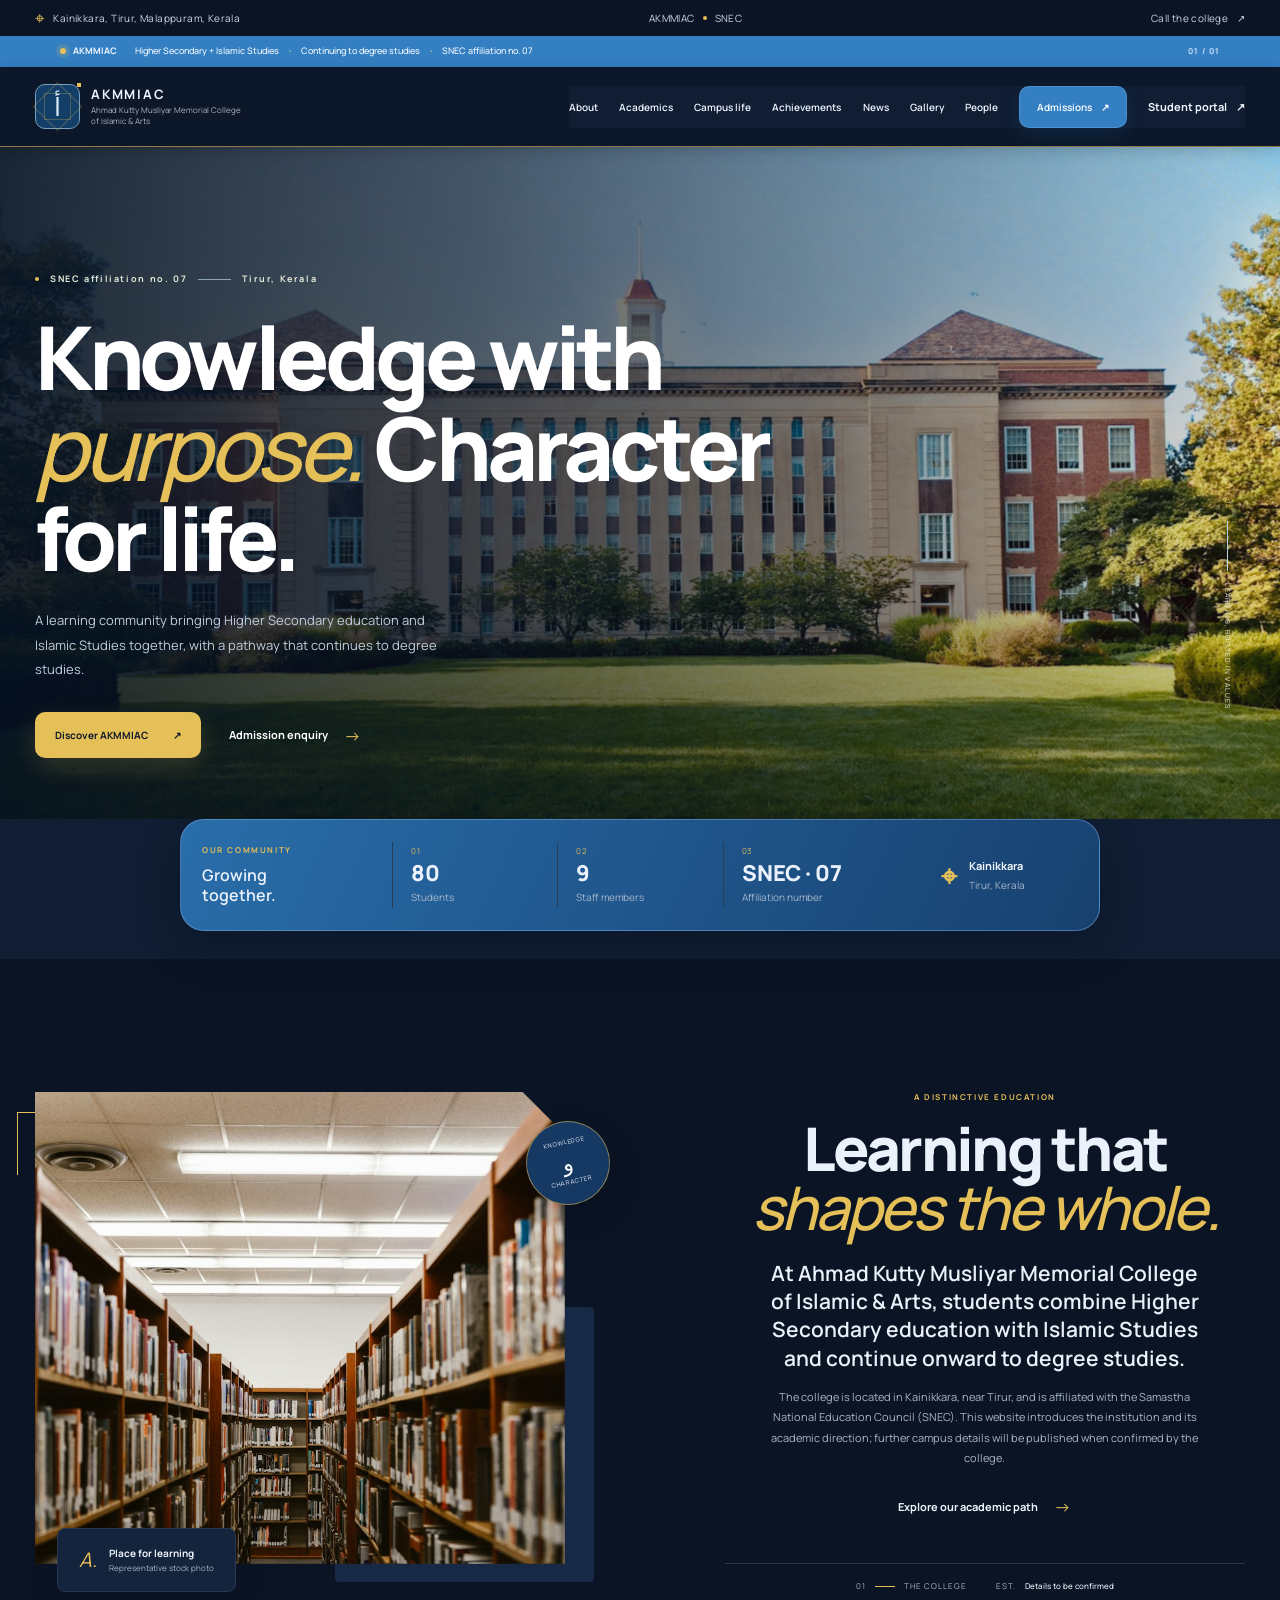
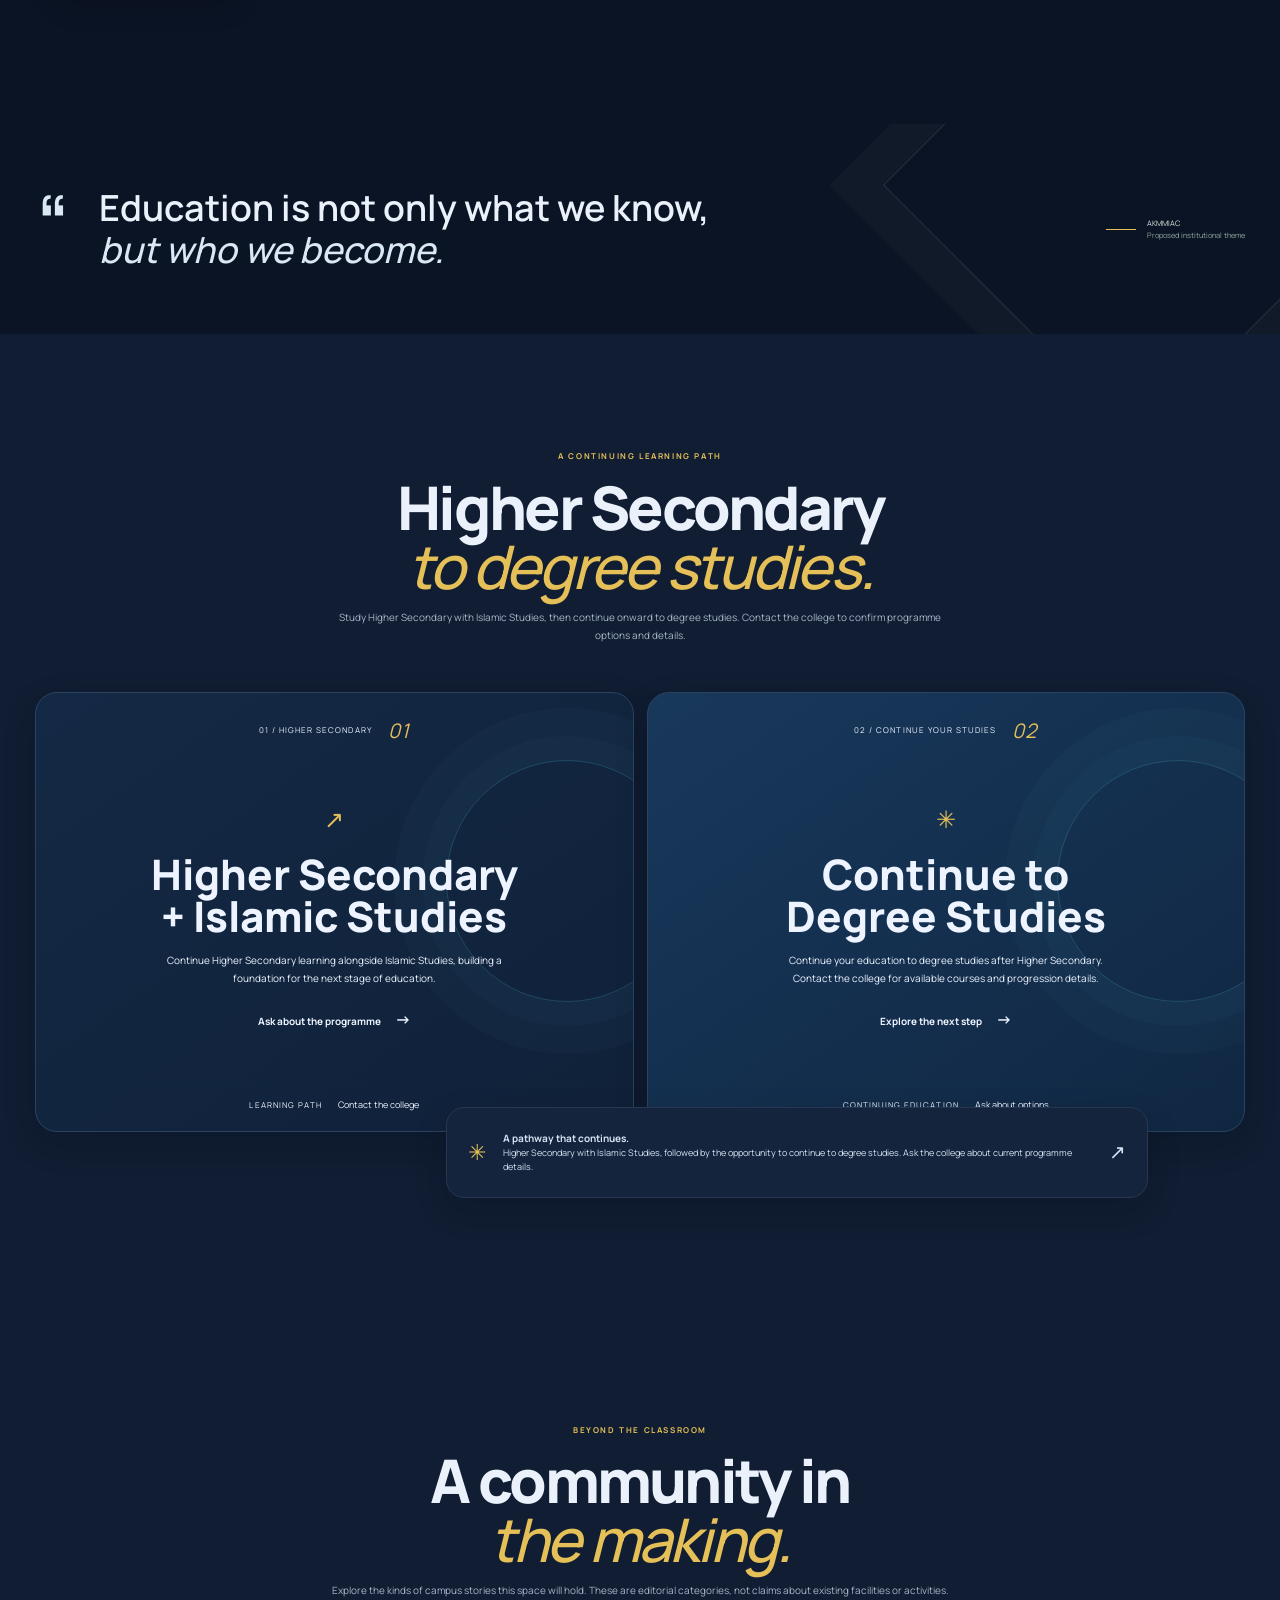
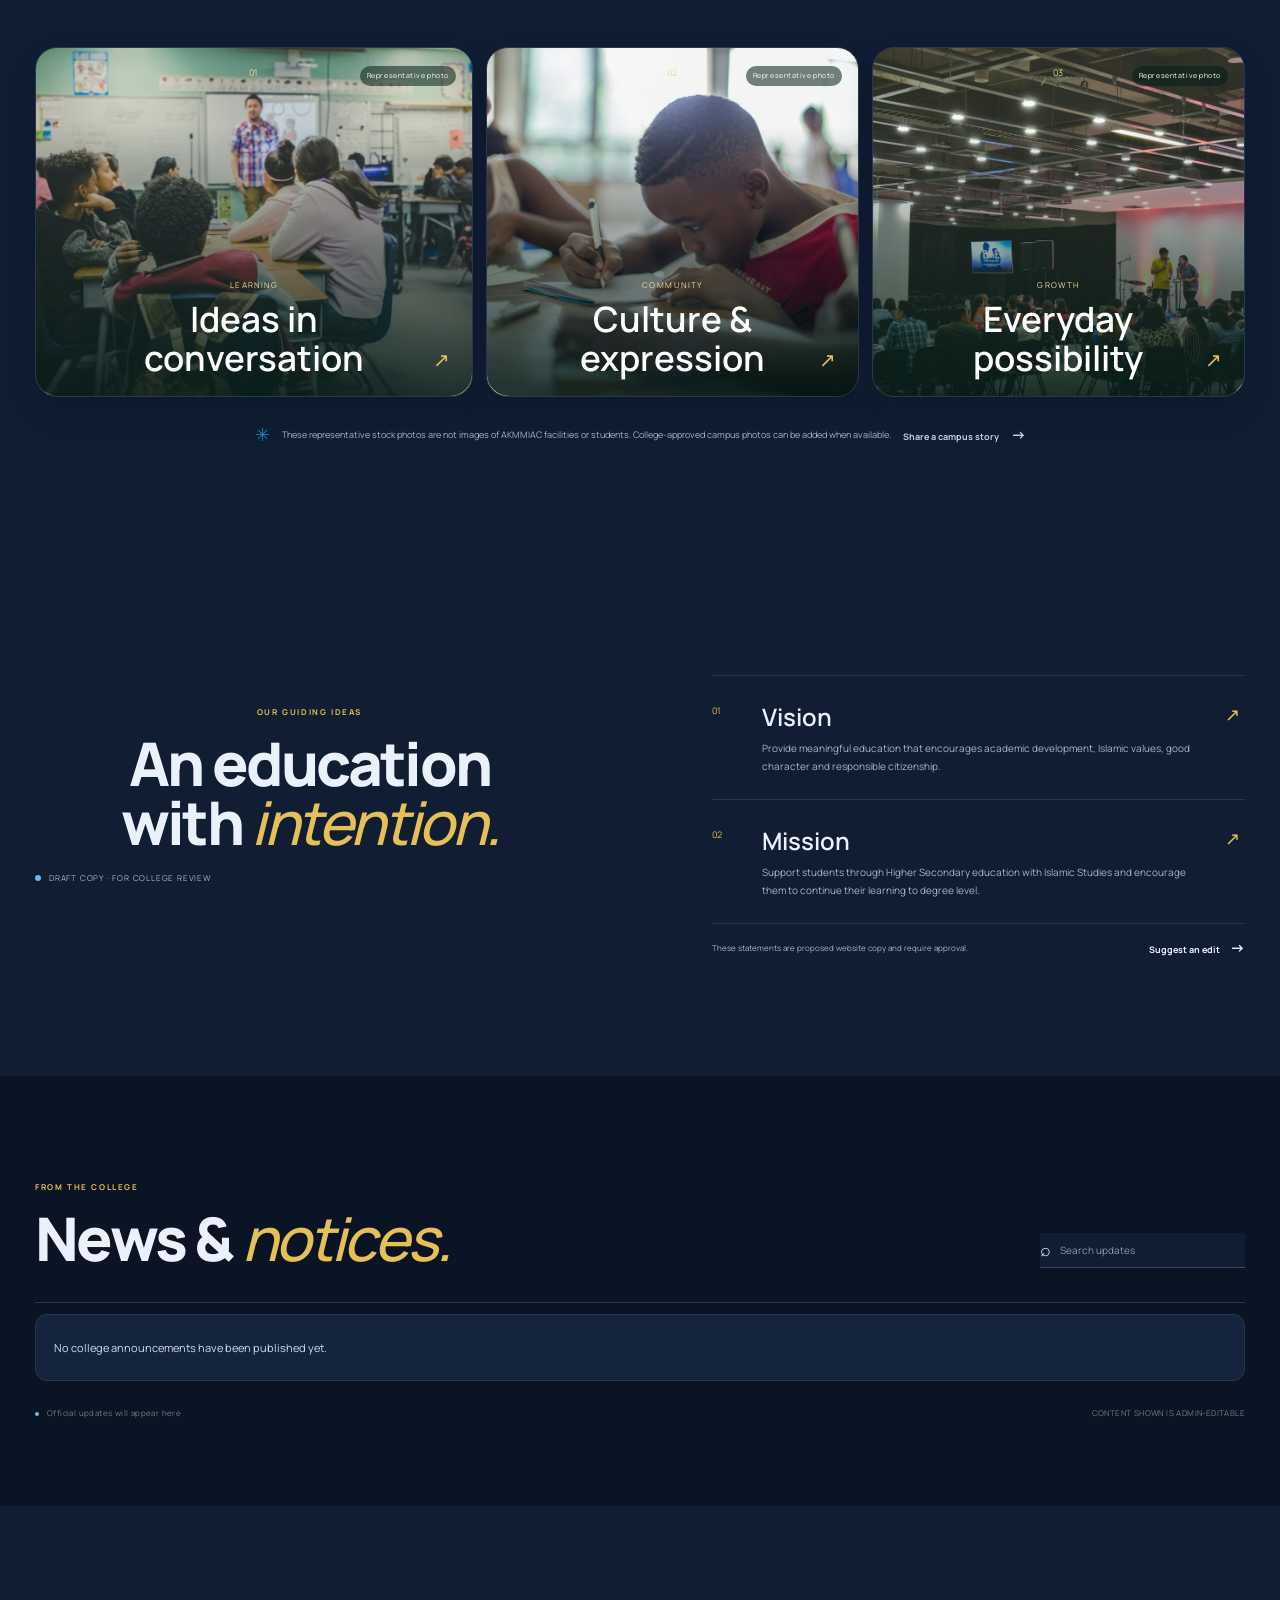
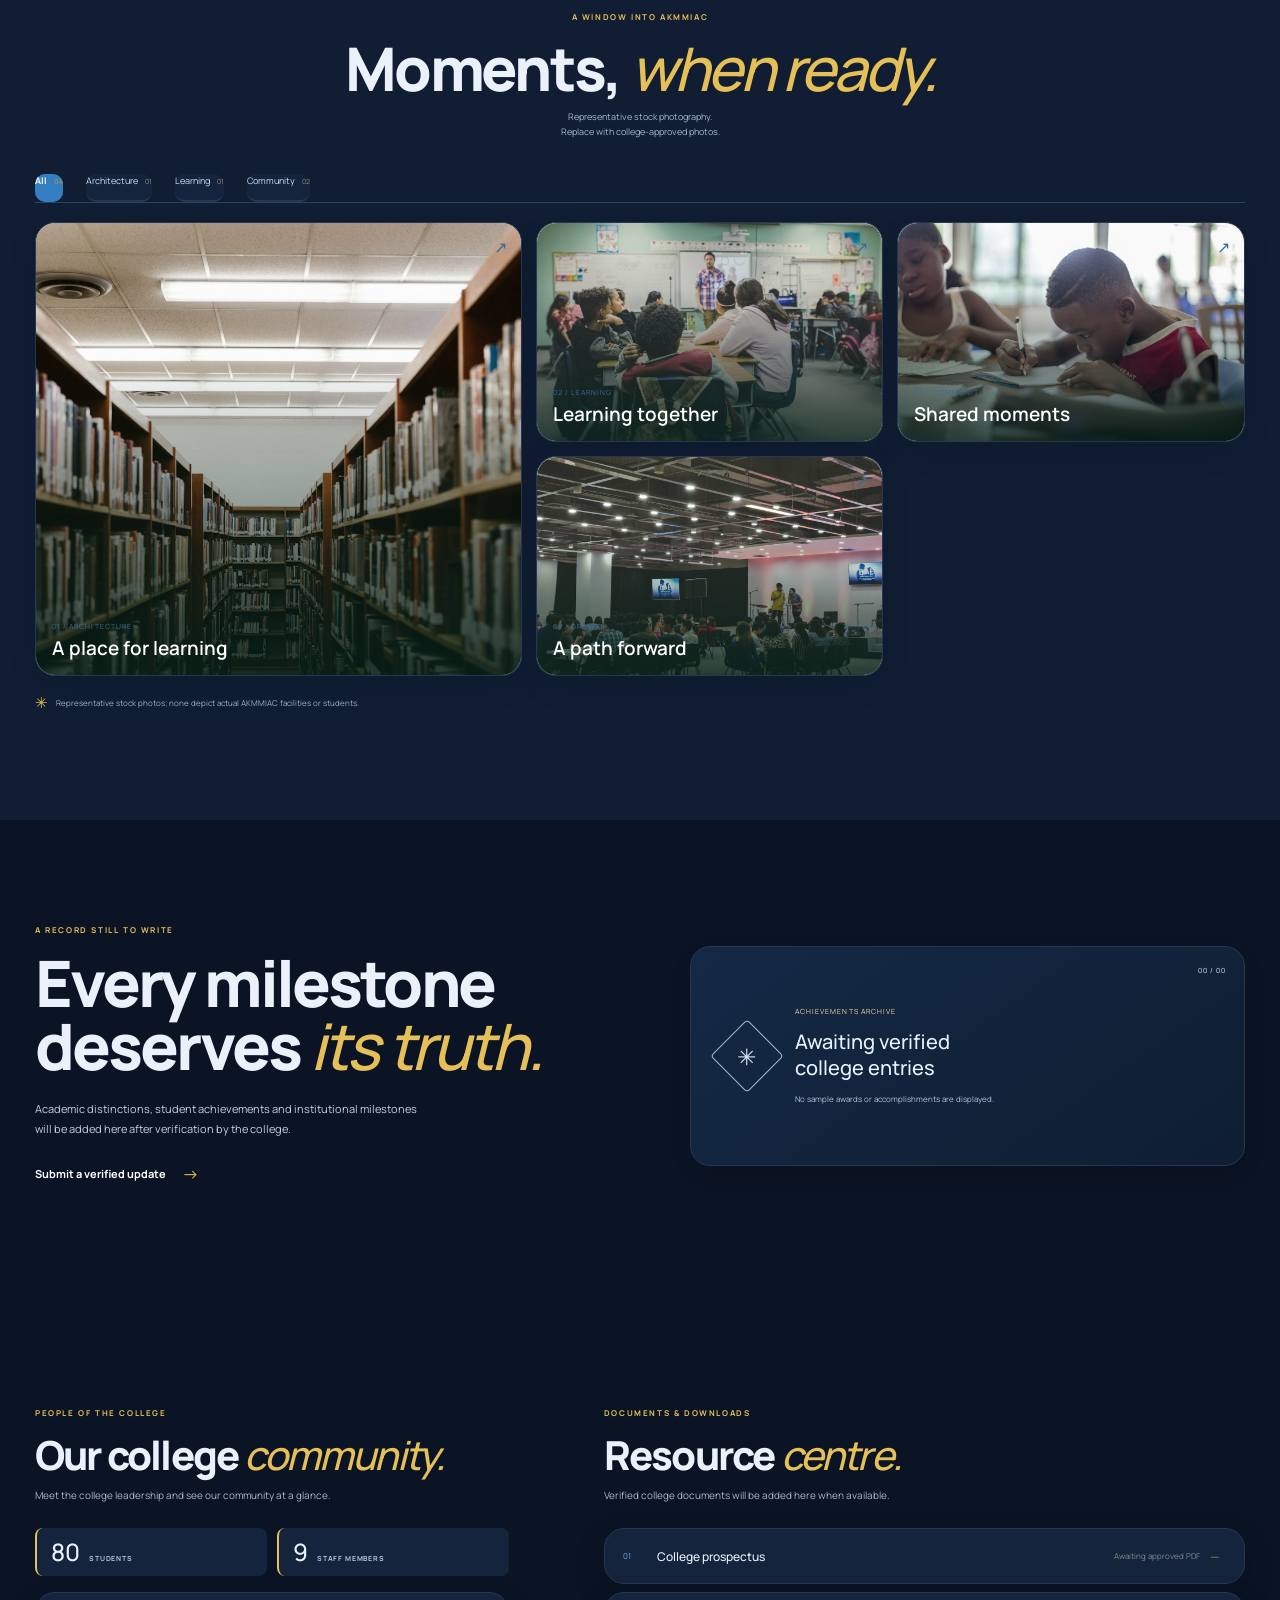
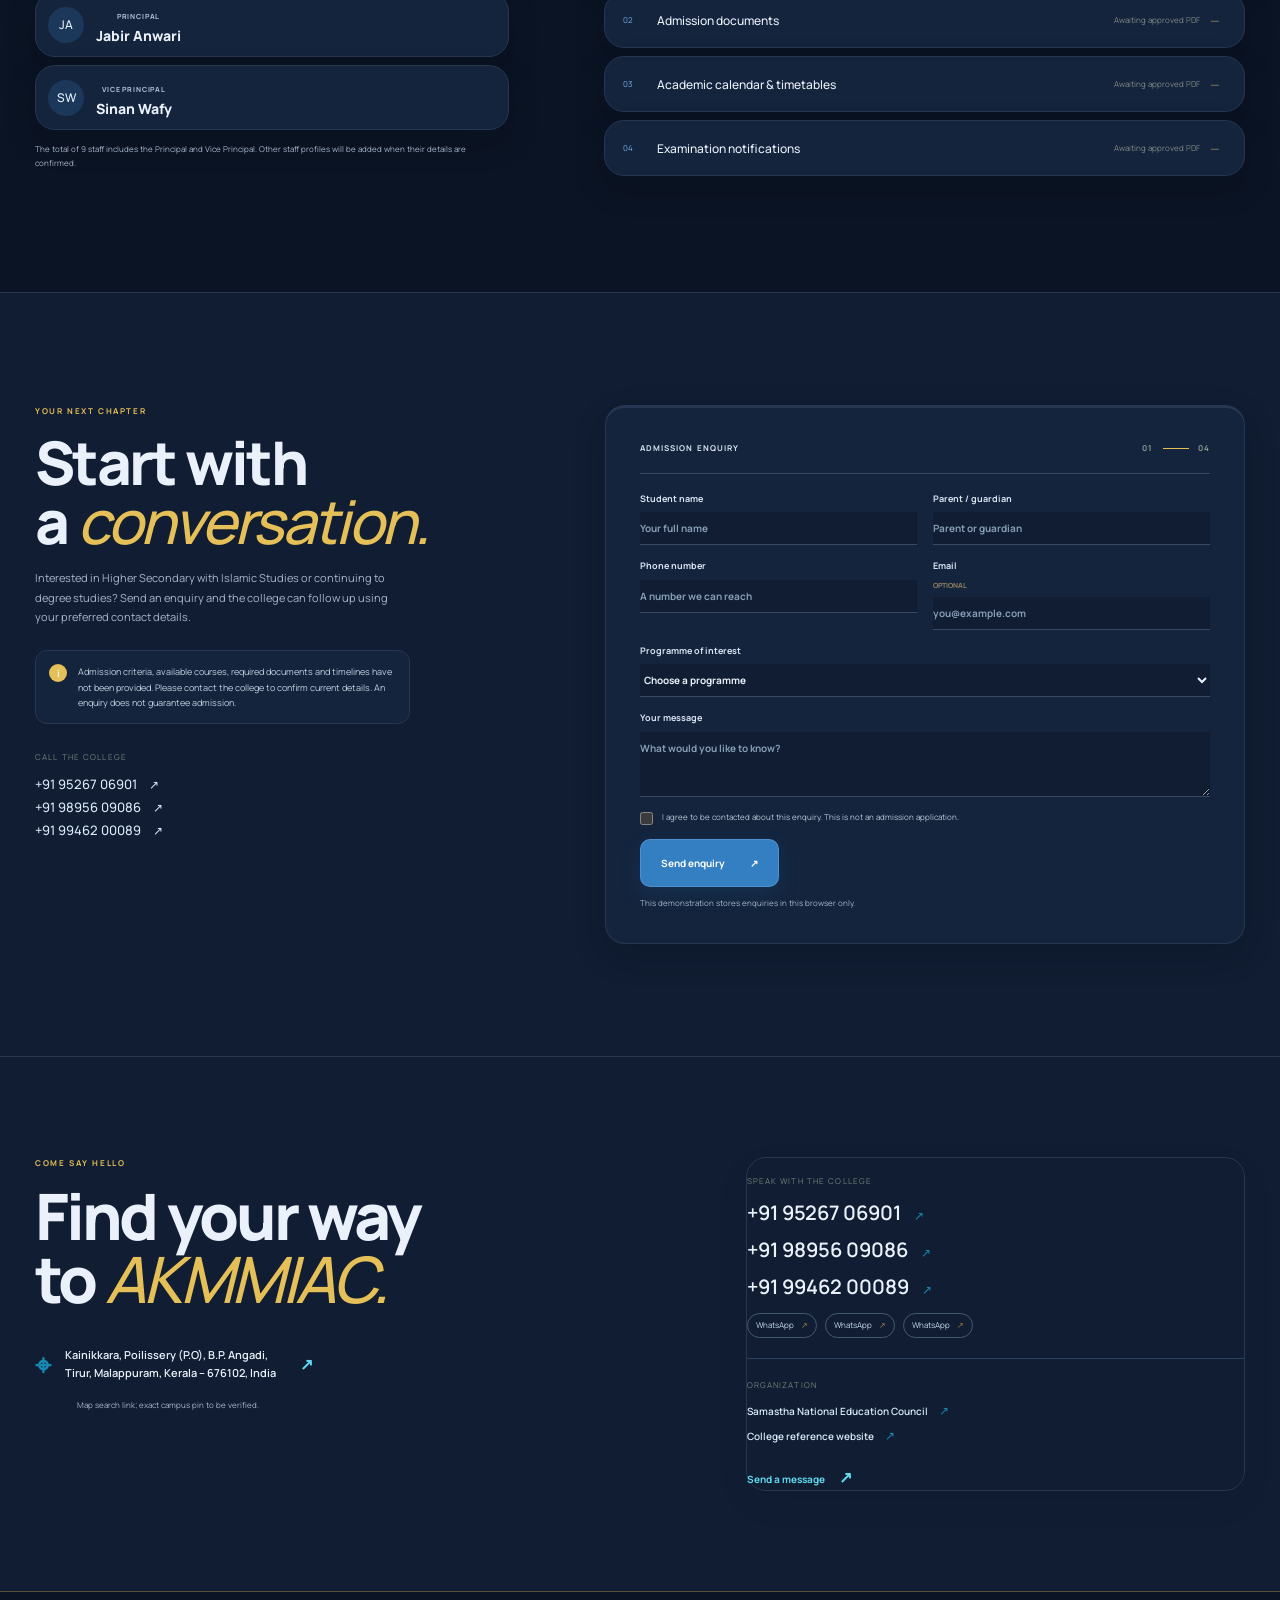
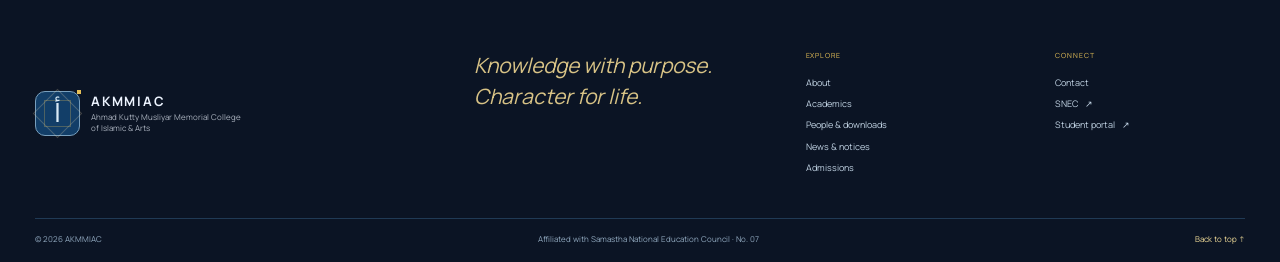
<file: index.html>
<!doctype html>
<html lang="en">
<head>
  <meta charset="utf-8">
  <meta name="viewport" content="width=device-width, initial-scale=1">
  <meta name="theme-color" content="#0b1424">
  <meta name="description" content="Ahmad Kutty Musliyar Memorial College of Islamic & Arts, Kainikkara, Tirur. Higher Secondary with Islamic Studies and a pathway to degree studies, affiliated with SNEC (Affiliation No. 07).">
  <meta property="og:title" content="AKMMIAC | Knowledge, Character, Community">
  <meta property="og:description" content="Discover Ahmad Kutty Musliyar Memorial College of Islamic & Arts in Kainikkara, Tirur, Kerala.">
  <script type="application/ld+json">{"@context":"https://schema.org","@type":"EducationalOrganization","name":"Ahmad Kutty Musliyar Memorial College of Islamic & Arts","alternateName":"AKMMIAC","address":{"@type":"PostalAddress","streetAddress":"Kainikkara, Poilissery (P.O), B.P. Angadi","addressLocality":"Tirur","addressRegion":"Kerala","postalCode":"676102","addressCountry":"IN"},"telephone":["+91-9526706901","+91-9895609086","+91-9946200089"],"parentOrganization":{"@type":"Organization","name":"Samastha National Education Council"},"identifier":"SNEC Affiliation No. 07"}</script>
  <title>AKMMIAC | Knowledge, Character, Community</title>
  <link rel="preconnect" href="https://fonts.googleapis.com">
  <link rel="preconnect" href="https://fonts.gstatic.com" crossorigin>
  <link href="https://fonts.googleapis.com/css2?family=Manrope:wght@400;500;600;700;800&display=swap" rel="stylesheet">
  <link rel="stylesheet" href="styles.css">
  <link rel="stylesheet" href="modern-theme.css">
  <link rel="stylesheet" href="akmmiac-brand.css">
  <script src="pointer.js" defer></script>
  <script src="app.js" defer></script>
</head>
<body class="theme-dark">
  <div class="pointer-cursor" id="pointer-cursor" aria-hidden="true"><span class="pointer-cursor__ring"></span></div>
  <a class="skip-link" href="#main">Skip to content</a>
  <div class="utility-bar">
    <div class="container utility-inner">
      <span class="utility-location"><span class="pin-icon" aria-hidden="true">⌖</span> Kainikkara, Tirur, Malappuram, Kerala</span>
      <span class="utility-affiliation">AKMMIAC <i></i> SNEC</span>
      <a href="tel:+919526706901">Call the college <span aria-hidden="true">↗</span></a>
    </div>
  </div>
  <div class="status-ticker" aria-label="College information">
    <span class="status-ticker-label"><i></i> AKMMIAC</span>
    <span class="status-ticker-text">Higher Secondary + Islamic Studies <b>·</b> Continuing to degree studies <b>·</b> SNEC affiliation no. 07</span>
    <span class="status-ticker-index">01 / 01</span>
  </div>
  <header class="site-header" id="top">
    <div class="container nav-wrap">
      <a class="brand" href="#top" aria-label="AKMMIAC home">
        <span class="brand-mark" aria-hidden="true"><span>أ</span><i></i></span>
        <span class="brand-name"><strong>AKMMIAC</strong><small>Ahmad Kutty Musliyar Memorial College<br>of Islamic & Arts</small></span>
      </a>
      <button class="menu-toggle" aria-expanded="false" aria-controls="primary-nav" aria-label="Open navigation"><span></span><span></span></button>
      <nav class="primary-nav" id="primary-nav" aria-label="Main navigation">
        <a href="#about">About</a><a href="#academics">Academics</a><a href="#campus">Campus life</a><a href="#achievements">Achievements</a><a href="#news">News</a><a href="#gallery">Gallery</a><a href="#people">People</a>
        <a class="nav-admissions" href="#admissions">Admissions <span aria-hidden="true">↗</span></a>
        <a class="nav-login" href="https://ims.snec.in/student/login" target="_blank" rel="noopener noreferrer">Student portal <span aria-hidden="true">↗</span></a>
      </nav>
    </div>
  </header>

  <main id="main">
    <section class="hero" aria-labelledby="hero-title">
      <div class="hero-image" role="img" aria-label="Representative stock photo of a college campus; this is not a photograph of AKMMIAC"></div>
      <div class="hero-pattern" aria-hidden="true"></div>
      <div class="container hero-content">
        <div class="hero-copy reveal is-visible">
          <p class="eyebrow eyebrow-light"><span></span> SNEC affiliation no. 07 <span class="eyebrow-line"></span> Tirur, Kerala</p>
          <h1 id="hero-title"><span class="hero-phrase">Knowledge with</span><br><em>purpose.</em> Character<br>for life.</h1>
          <p class="hero-description">A learning community bringing Higher Secondary education and Islamic Studies together, with a pathway that continues to degree studies.</p>
          <div class="hero-actions"><a class="button button-gold" href="#about">Discover AKMMIAC <span aria-hidden="true">↗</span></a><a class="text-link light-link" href="#admissions">Admission enquiry <span aria-hidden="true">→</span></a></div>
        </div>
        <div class="hero-side-note"><span>01 / 04</span><span class="hero-side-rule"></span><span>LEARNING, ROOTED IN VALUES</span></div>
        <a class="hero-scroll" href="#about"><span class="scroll-dot"></span> Scroll to explore</a>
      </div>
      <div class="hero-caption"><span>AKMMIAC</span><span>Representative campus photo</span></div>
    </section>

    <section class="fact-strip" aria-label="College at a glance">
      <div class="container facts-grid">
        <div class="fact-intro"><span class="section-kicker">OUR COMMUNITY</span><strong>Growing<br>together.</strong></div>
        <div class="fact"><span class="fact-index">01</span><strong>80</strong><small>Students</small></div>
        <div class="fact"><span class="fact-index">02</span><strong>9</strong><small>Staff members</small></div>
        <div class="fact"><span class="fact-index">03</span><strong>SNEC · 07</strong><small>Affiliation number</small></div>
        <div class="fact-place"><span class="place-mark" aria-hidden="true">⌖</span><span>Kainikkara<br><small>Tirur, Kerala</small></span></div>
      </div>
    </section>

    <section class="section about-section" id="about">
      <div class="container about-grid">
        <div class="about-visual reveal">
          <div class="about-photo" role="img" aria-label="Representative stock photo of a university building; this is not a photograph of AKMMIAC"></div>
          <div class="photo-label"><span class="label-number">A.</span><span>Place for learning<br><small>Representative stock photo</small></span></div>
          <div class="about-seal"><span>KNOWLEDGE</span><b>و</b><span>CHARACTER</span></div>
        </div>
        <div class="about-copy reveal">
          <p class="section-kicker">A DISTINCTIVE EDUCATION</p>
          <h2 class="section-title">Learning that<br><em>shapes the whole.</em></h2>
          <p class="lead">At Ahmad Kutty Musliyar Memorial College of Islamic & Arts, students combine Higher Secondary education with Islamic Studies and continue onward to degree studies.</p>
          <p class="body-copy">The college is located in Kainikkara, near Tirur, and is affiliated with the Samastha National Education Council (SNEC). This website introduces the institution and its academic direction; further campus details will be published when confirmed by the college.</p>
          <a class="text-link dark-link" href="#academics">Explore our academic path <span aria-hidden="true">→</span></a>
          <div class="about-meta"><span>01 <i></i> THE COLLEGE</span><span>EST. <b>Details to be confirmed</b></span></div>
        </div>
      </div>
    </section>

    <section class="quote-band">
      <div class="container quote-inner"><span class="quote-mark" aria-hidden="true">“</span><blockquote>Education is not only what we know,<br><em>but who we become.</em></blockquote><div class="quote-credit"><span></span><small>AKMMIAC<br><b>Proposed institutional theme</b></small></div></div>
    </section>

    <section class="section academics-section" id="academics">
      <div class="container">
        <div class="section-heading reveal"><div><p class="section-kicker">A CONTINUING LEARNING PATH</p><h2 class="section-title">Higher Secondary<br><em>to degree studies.</em></h2></div><p class="heading-aside">Study Higher Secondary with Islamic Studies, then continue onward to degree studies. Contact the college to confirm programme options and details.</p></div>
        <div class="academic-grid">
          <article class="academic-panel humanities reveal"><div class="panel-top"><span>01 / HIGHER SECONDARY</span><span class="panel-glyph">01</span></div><div class="academic-content"><div class="academic-icon" aria-hidden="true">↗</div><h3>Higher Secondary<br>+ Islamic Studies</h3><p>Continue Higher Secondary learning alongside Islamic Studies, building a foundation for the next stage of education.</p><a href="#contact" class="panel-link">Ask about the programme <span>→</span></a></div><div class="panel-bottom"><span>LEARNING PATH</span><span>Contact the college</span></div></article>
          <article class="academic-panel islamic reveal"><div class="panel-top"><span>02 / CONTINUE YOUR STUDIES</span><span class="panel-glyph">02</span></div><div class="academic-content"><div class="academic-icon" aria-hidden="true">✳</div><h3>Continue to<br>Degree Studies</h3><p>Continue your education to degree studies after Higher Secondary. Contact the college for available courses and progression details.</p><a href="#contact" class="panel-link">Explore the next step <span>→</span></a></div><div class="panel-bottom"><span>CONTINUING EDUCATION</span><span>Ask about options</span></div></article>
          <div class="academic-footnote"><span class="note-star">✳</span><p><strong>A pathway that continues.</strong><br>Higher Secondary with Islamic Studies, followed by the opportunity to continue to degree studies. Ask the college about current programme details.</p><a href="#contact" aria-label="Contact the college about academic pathways">↗</a></div>
        </div>
      </div>
    </section>

    <section class="campus-section" id="campus">
      <div class="container">
        <div class="section-heading campus-heading reveal"><div><p class="section-kicker">BEYOND THE CLASSROOM</p><h2 class="section-title">A community in<br><em>the making.</em></h2></div><p class="heading-aside">Explore the kinds of campus stories this space will hold. These are editorial categories, not claims about existing facilities or activities.</p></div>
        <div class="campus-grid">
          <a class="campus-card campus-one reveal" href="#gallery"><span class="campus-number">01</span><div><small>LEARNING</small><h3>Ideas in<br>conversation</h3><span class="card-arrow">↗</span></div><span class="image-disclaimer">Representative photo</span></a>
          <a class="campus-card campus-two reveal" href="#gallery"><span class="campus-number">02</span><div><small>COMMUNITY</small><h3>Culture &<br>expression</h3><span class="card-arrow">↗</span></div><span class="image-disclaimer">Representative photo</span></a>
          <a class="campus-card campus-three reveal" href="#gallery"><span class="campus-number">03</span><div><small>GROWTH</small><h3>Everyday<br>possibility</h3><span class="card-arrow">↗</span></div><span class="image-disclaimer">Representative photo</span></a>
        </div>
        <div class="campus-note"><span>✳</span><p>These representative stock photos are not images of AKMMIAC facilities or students. College-approved campus photos can be added when available.</p><a href="#contact">Share a campus story <span>→</span></a></div>
      </div>
    </section>

    <section class="section values-section">
      <div class="container values-grid">
        <div class="values-heading reveal"><p class="section-kicker">OUR GUIDING IDEAS</p><h2 class="section-title">An education<br>with <em>intention.</em></h2><p class="draft-label"><span></span> DRAFT COPY · FOR COLLEGE REVIEW</p></div>
        <div class="value-item reveal"><span class="value-index">01</span><div><h3>Vision</h3><p>Provide meaningful education that encourages academic development, Islamic values, good character and responsible citizenship.</p></div><span class="value-symbol">↗</span></div>
        <div class="value-item reveal"><span class="value-index">02</span><div><h3>Mission</h3><p>Support students through Higher Secondary education with Islamic Studies and encourage them to continue their learning to degree level.</p></div><span class="value-symbol">↗</span></div>
        <div class="values-bottom"><span>These statements are proposed website copy and require approval.</span><a href="#contact">Suggest an edit <span>→</span></a></div>
      </div>
    </section>

    <section class="section updates-section" id="news">
      <div class="container">
        <div class="updates-top reveal"><div><p class="section-kicker">FROM THE COLLEGE</p><h2 class="section-title">News & <em>notices.</em></h2></div><div class="updates-controls"><label class="search-field"><span aria-hidden="true">⌕</span><input id="news-search" type="search" placeholder="Search updates" aria-label="Search updates"></label></div></div>
        <div class="news-list" id="news-list" aria-live="polite"></div>
        <p class="empty-news" id="empty-news">No college announcements have been published yet.</p>
        <div class="news-footer"><span><i></i> Official updates will appear here</span><span>CONTENT SHOWN IS ADMIN-EDITABLE</span></div>
      </div>
    </section>

    <section class="gallery-section" id="gallery">
      <div class="container">
        <div class="gallery-top reveal"><div><p class="section-kicker">A WINDOW INTO AKMMIAC</p><h2 class="section-title">Moments, <em>when ready.</em></h2></div><span class="gallery-note">Representative stock photography.<br>Replace with college-approved photos.</span></div>
        <div class="gallery-filters" role="group" aria-label="Filter gallery images"><button class="filter-button active" data-filter="all">All <span>04</span></button><button class="filter-button" data-filter="architecture">Architecture <span>01</span></button><button class="filter-button" data-filter="learning">Learning <span>01</span></button><button class="filter-button" data-filter="community">Community <span>02</span></button></div>
        <div class="gallery-grid">
          <button class="gallery-item gallery-large" data-category="architecture" data-title="A place for learning · Representative stock photo, not an AKMMIAC campus photo"><span class="gallery-image gallery-img-one"></span><span class="gallery-label"><span>01 / ARCHITECTURE</span><b>A place for learning</b></span><span class="gallery-open">↗</span></button>
          <button class="gallery-item" data-category="learning" data-title="Learning together · Representative stock photo"><span class="gallery-image gallery-img-two"></span><span class="gallery-label"><span>02 / LEARNING</span><b>Learning together</b></span><span class="gallery-open">↗</span></button>
          <button class="gallery-item" data-category="community" data-title="Shared moments · Representative stock photo"><span class="gallery-image gallery-img-three"></span><span class="gallery-label"><span>03 / COMMUNITY</span><b>Shared moments</b></span><span class="gallery-open">↗</span></button>
          <button class="gallery-item" data-category="community" data-title="A path forward · Representative stock photo"><span class="gallery-image gallery-img-four"></span><span class="gallery-label"><span>04 / GROWTH</span><b>A path forward</b></span><span class="gallery-open">↗</span></button>
        </div>
        <p class="gallery-caption"><span>✳</span> Representative stock photos; none depict actual AKMMIAC facilities or students.</p>
      </div>
    </section>

    <section class="achievement-section" id="achievements">
      <div class="container achievement-grid"><div class="achievement-copy reveal"><p class="section-kicker">A RECORD STILL TO WRITE</p><h2 class="section-title">Every milestone<br>deserves <em>its truth.</em></h2><p>Academic distinctions, student achievements and institutional milestones will be added here after verification by the college.</p><a class="text-link light-link" href="#contact">Submit a verified update <span>→</span></a></div><div class="achievement-empty reveal"><div class="empty-mark">✳</div><div><span>ACHIEVEMENTS ARCHIVE</span><strong>Awaiting verified<br>college entries</strong><small>No sample awards or accomplishments are displayed.</small></div><span class="archive-index">00 / 00</span></div></div>
    </section>

    <section class="section resources-section" id="people">
      <div class="container resources-grid">
        <div class="resource-column people-column reveal"><p class="section-kicker">PEOPLE OF THE COLLEGE</p><h2 class="section-title">Our college <em>community.</em></h2><p class="resource-intro">Meet the college leadership and see our community at a glance.</p><div class="people-counts" aria-label="College community totals"><div><strong>80</strong><span>STUDENTS</span></div><div><strong>9</strong><span>STAFF MEMBERS</span></div></div><div class="staff-leadership" aria-label="College leadership"><article class="staff-profile"><span class="staff-initials" aria-hidden="true">JA</span><div><span class="staff-role">PRINCIPAL</span><h3>Jabir Anwari</h3></div></article><article class="staff-profile"><span class="staff-initials" aria-hidden="true">SW</span><div><span class="staff-role">VICE PRINCIPAL</span><h3>Sinan Wafy</h3></div></article></div><p class="staff-note">The total of 9 staff includes the Principal and Vice Principal. Other staff profiles will be added when their details are confirmed.</p></div>
        <div class="resource-column reveal"><p class="section-kicker">DOCUMENTS & DOWNLOADS</p><h2 class="section-title">Resource <em>centre.</em></h2><p class="resource-intro">Verified college documents will be added here when available.</p><div class="resource-list"><div><span>01</span><strong>College prospectus</strong><small>Awaiting approved PDF</small><b>—</b></div><div><span>02</span><strong>Admission documents</strong><small>Awaiting approved PDF</small><b>—</b></div><div><span>03</span><strong>Academic calendar & timetables</strong><small>Awaiting approved PDF</small><b>—</b></div><div><span>04</span><strong>Examination notifications</strong><small>Awaiting approved PDF</small><b>—</b></div></div></div>
      </div>
    </section>

    <section class="admissions-section" id="admissions">
      <div class="container admissions-grid">
        <div class="admissions-copy reveal"><p class="section-kicker">YOUR NEXT CHAPTER</p><h2 class="section-title">Start with<br>a <em>conversation.</em></h2><p>Interested in Higher Secondary with Islamic Studies or continuing to degree studies? Send an enquiry and the college can follow up using your preferred contact details.</p><div class="admission-caveat"><span>i</span><p>Admission criteria, available courses, required documents and timelines have not been provided. Please contact the college to confirm current details. An enquiry does not guarantee admission.</p></div><div class="admission-contact"><span>CALL THE COLLEGE</span><a href="tel:+919526706901">+91 95267 06901 <span>↗</span></a><a href="tel:+919895609086">+91 98956 09086 <span>↗</span></a><a href="tel:+919946200089">+91 99462 00089 <span>↗</span></a></div></div>
        <form class="enquiry-form reveal" id="admission-form">
          <div class="form-heading"><span>ADMISSION ENQUIRY</span><span>01 <i></i> 04</span></div>
          <div class="form-row"><label>Student name<input name="studentName" autocomplete="name" required placeholder="Your full name"></label><label>Parent / guardian<input name="guardianName" required placeholder="Parent or guardian"></label></div>
          <div class="form-row"><label>Phone number<input name="phone" type="tel" autocomplete="tel" required pattern="[0-9+ .\(\)\-]{7,20}" placeholder="A number we can reach"></label><label>Email <small>OPTIONAL</small><input name="email" type="email" autocomplete="email" placeholder="you@example.com"></label></div>
          <label>Programme of interest<select name="programme" required><option value="">Choose a programme</option><option>Higher Secondary + Islamic Studies</option><option>Degree studies</option></select></label>
          <label>Your message<textarea name="message" rows="3" placeholder="What would you like to know?"></textarea></label>
          <label class="consent"><input type="checkbox" required><span>I agree to be contacted about this enquiry. This is not an admission application.</span></label>
          <button class="button button-green" type="submit">Send enquiry <span aria-hidden="true">↗</span></button>
          <p class="form-status" id="admission-status" aria-live="polite">This demonstration stores enquiries in this browser only.</p>
        </form>
      </div>
    </section>

    <section class="contact-section" id="contact">
      <div class="container contact-grid"><div class="contact-main reveal"><p class="section-kicker">COME SAY HELLO</p><h2 class="section-title">Find your way<br>to <em>AKMMIAC.</em></h2><a class="map-link" href="https://www.google.com/maps/search/?api=1&query=Kainikkara%2C+Poilissery%2C+Tirur%2C+Kerala+676102" target="_blank" rel="noreferrer"><span class="map-pin">⌖</span><span>Kainikkara, Poilissery (P.O), B.P. Angadi,<br>Tirur, Malappuram, Kerala – 676102, India</span><b>↗</b></a><p class="map-disclaimer">Map search link; exact campus pin to be verified.</p></div><div class="contact-aside reveal"><span class="contact-aside-title">SPEAK WITH THE COLLEGE</span><a href="tel:+919526706901">+91 95267 06901 <span>↗</span></a><a href="tel:+919895609086">+91 98956 09086 <span>↗</span></a><a href="tel:+919946200089">+91 99462 00089 <span>↗</span></a><div class="whatsapp-links"><a href="https://wa.me/919526706901" target="_blank" rel="noreferrer">WhatsApp <span>↗</span></a><a href="https://wa.me/919895609086" target="_blank" rel="noreferrer">WhatsApp <span>↗</span></a><a href="https://wa.me/919946200089" target="_blank" rel="noreferrer">WhatsApp <span>↗</span></a></div><div class="contact-divider"></div><span class="contact-aside-title">ORGANIZATION</span><a class="organization-link" href="https://www.snec.in/" target="_blank" rel="noreferrer">Samastha National Education Council <span>↗</span></a><a class="organization-link" href="https://www.mactvc.edu.in/index.html" target="_blank" rel="noreferrer">College reference website <span>↗</span></a><button class="contact-form-toggle" data-open="contact">Send a message <span>↗</span></button></div></div>
    </section>
  </main>

  <footer class="site-footer"><div class="container footer-main"><a class="brand footer-brand" href="#top"><span class="brand-mark" aria-hidden="true"><span>أ</span><i></i></span><span class="brand-name"><strong>AKMMIAC</strong><small>Ahmad Kutty Musliyar Memorial College<br>of Islamic & Arts</small></span></a><p class="footer-note">Knowledge with purpose.<br>Character for life.</p><div class="footer-links"><span>EXPLORE</span><a href="#about">About</a><a href="#academics">Academics</a><a href="#people">People & downloads</a><a href="#news">News & notices</a><a href="#admissions">Admissions</a></div><div class="footer-links"><span>CONNECT</span><a href="#contact">Contact</a><a href="https://www.snec.in/" target="_blank" rel="noreferrer">SNEC <span>↗</span></a><a href="https://ims.snec.in/student/login" target="_blank" rel="noopener noreferrer">Student portal <span>↗</span></a></div></div><div class="container footer-bottom"><span>© <span id="current-year"></span> AKMMIAC</span><span>Affiliated with Samastha National Education Council · No. 07</span><a href="#top">Back to top ↑</a></div></footer>

  <div class="modal-backdrop" id="modal-backdrop" hidden>
    <section class="modal" role="dialog" aria-modal="true" aria-labelledby="modal-title"><button class="modal-close" aria-label="Close dialog">×</button><div class="modal-content" id="modal-content"></div></section>
  </div>
  <div class="toast" id="toast" role="status" aria-live="polite"></div>
</body>
</html>
</file>
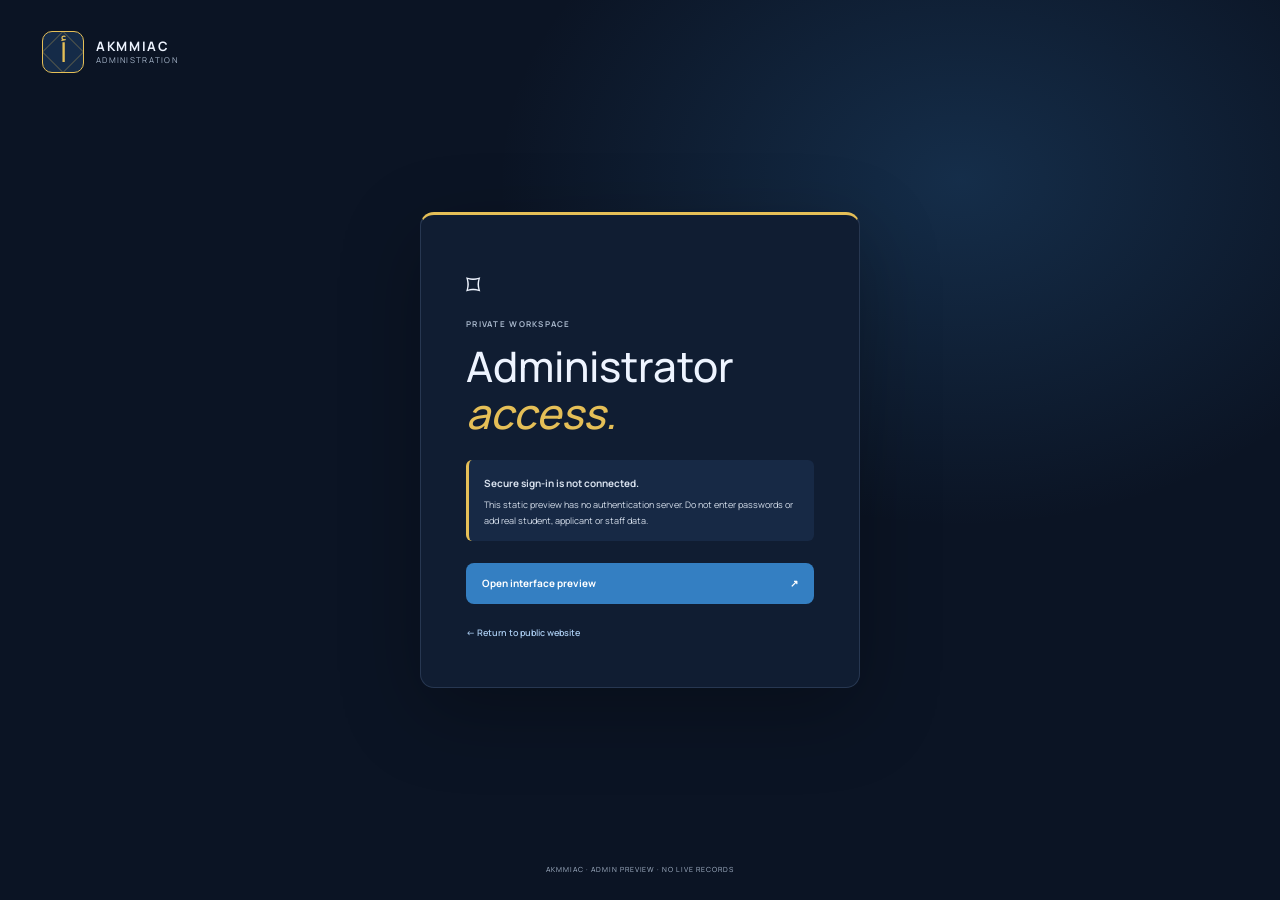
<file: admin.html>
<!doctype html>
<html lang="en">
<head>
  <meta charset="utf-8">
  <meta name="viewport" content="width=device-width, initial-scale=1">
  <meta name="robots" content="noindex, nofollow">
  <meta name="theme-color" content="#0b1424">
  <title>AKMMIAC Administration</title>
  <link rel="preconnect" href="https://fonts.googleapis.com">
  <link rel="preconnect" href="https://fonts.gstatic.com" crossorigin>
  <link href="https://fonts.googleapis.com/css2?family=Manrope:wght@400;500;600;700;800&display=swap" rel="stylesheet">
  <link rel="stylesheet" href="admin.css">
  <link rel="stylesheet" href="modern-theme.css">
  <link rel="stylesheet" href="akmmiac-brand.css">
  <script src="pointer.js" defer></script>
  <script src="admin.js" defer></script>
</head>
<body class="theme-dark admin-theme">
  <div class="pointer-cursor" id="pointer-cursor" aria-hidden="true"><span class="pointer-cursor__ring"></span></div>
  <div class="access-screen" id="access-screen">
    <a class="admin-brand" href="index.html"><span class="brand-symbol">أ</span><span><b>AKMMIAC</b><small>ADMINISTRATION</small></span></a>
    <div class="access-box">
      <span class="access-icon" aria-hidden="true">⌑</span>
      <p class="eyebrow">PRIVATE WORKSPACE</p>
      <h1>Administrator<br><em>access.</em></h1>
      <div class="security-warning"><strong>Secure sign-in is not connected.</strong><p>This static preview has no authentication server. Do not enter passwords or add real student, applicant or staff data.</p></div>
      <button class="preview-button" id="preview-button" type="button">Open interface preview <span>↗</span></button>
      <a class="back-link" href="index.html">← Return to public website</a>
    </div>
    <p class="access-foot">AKMMIAC · ADMIN PREVIEW · NO LIVE RECORDS</p>
  </div>

  <div class="admin-app" id="admin-app" hidden>
    <aside class="sidebar" id="sidebar">
      <a class="admin-brand sidebar-brand" href="index.html"><span class="brand-symbol">أ</span><span><b>AKMMIAC</b><small>ADMINISTRATION</small></span></a>
      <div class="workspace-label">WORKSPACE <span>PREVIEW</span></div>
      <nav class="admin-nav" aria-label="Administration sections">
        <button class="admin-nav-item active" data-view="overview"><span class="nav-icon">▦</span>Overview</button>
        <span class="nav-group-label">COLLEGE MANAGEMENT</span>
        <button class="admin-nav-item" data-view="students"><span class="nav-icon">♙</span>Students <span class="nav-count">0</span></button>
        <button class="admin-nav-item" data-view="admissions"><span class="nav-icon">↗</span>Admission enquiries <span class="nav-count" id="admission-count">0</span></button>
        <button class="admin-nav-item" data-view="faculty"><span class="nav-icon">♧</span>Faculty & staff</button>
        <span class="nav-group-label">PUBLISHING</span>
        <button class="admin-nav-item" data-view="announcements"><span class="nav-icon">◷</span>News & announcements</button>
        <button class="admin-nav-item" data-view="events"><span class="nav-icon">▤</span>Events</button>
        <button class="admin-nav-item" data-view="gallery"><span class="nav-icon">▧</span>Gallery</button>
        <button class="admin-nav-item" data-view="achievements"><span class="nav-icon">✳</span>Achievements</button>
        <button class="admin-nav-item" data-view="academics"><span class="nav-icon">⌂</span>Academic content</button>
        <span class="nav-group-label">SITE & ACCESS</span>
        <button class="admin-nav-item" data-view="messages"><span class="nav-icon">✉</span>Contact messages</button>
        <button class="admin-nav-item" data-view="settings"><span class="nav-icon">⚙</span>Website settings</button>
        <button class="admin-nav-item" data-view="users"><span class="nav-icon">♧</span>Administrator accounts</button>
      </nav>
      <div class="sidebar-bottom"><a href="index.html"><span>↙</span> Public website</a><button id="exit-preview"><span>×</span> Exit preview</button></div>
    </aside>

    <main class="admin-main">
      <header class="topbar"><button class="sidebar-toggle" id="sidebar-toggle" aria-label="Toggle navigation">☰</button><div class="breadcrumbs">AKMMIAC <span>/</span> <b id="breadcrumb">Overview</b></div><div class="top-actions"><span class="preview-pill"><i></i> PREVIEW MODE</span><button class="profile-button" id="profile-button"><span class="profile-avatar">A</span><span>Administrator<small>Preview only</small></span><b>⌄</b></button></div></header>
      <div class="security-banner"><span class="warning-mark">!</span><p><strong>Not secured for live use.</strong> Authentication, role permissions, database and audit logging must be connected before managing real records.</p><a href="#security-notes" data-view-link="settings">Security notes <span>→</span></a></div>

      <div class="view-area">
        <section class="view-panel active" id="view-overview">
          <div class="page-heading"><div><p class="eyebrow">COLLEGE OPERATIONS</p><h1>Good day, <em>Administrator.</em></h1><p>Here is the current state of your college website workspace.</p></div><span class="date-stamp" id="today-label"></span></div>
          <div class="stat-grid"><article class="stat-card"><span>ADMISSION ENQUIRIES</span><strong id="overview-enquiries">0</strong><small>Stored in this browser preview</small><span class="stat-mark green">↗</span></article><article class="stat-card"><span>PUBLISHED NOTICES</span><strong id="overview-notices">0</strong><small>Local demonstration content</small><span class="stat-mark gold">◷</span></article><article class="stat-card"><span>GALLERY ITEMS</span><strong>0</strong><small>Awaiting approved uploads</small><span class="stat-mark rust">▧</span></article><article class="stat-card"><span>STUDENT RECORDS</span><strong>—</strong><small>Not connected</small><span class="stat-mark blue">♙</span></article></div>
          <div class="overview-grid"><section class="panel-card activity-card"><div class="panel-heading"><div><span class="eyebrow">RECENT ACTIVITY</span><h2>Latest updates</h2></div><button class="quiet-button" data-open-view="announcements">Manage notices <span>→</span></button></div><div class="activity-list" id="recent-activity"><p class="empty-state">No notices have been published in this preview.</p></div></section><section class="panel-card readiness-card"><div class="panel-heading"><div><span class="eyebrow">SETUP STATUS</span><h2>Before launch</h2></div><span class="status-badge">INCOMPLETE</span></div><ul class="readiness-list"><li><span class="status-dot pending"></span> Secure administrator sign-in <b>Pending</b></li><li><span class="status-dot pending"></span> Database and access policies <b>Pending</b></li><li><span class="status-dot pending"></span> Approved college content <b>Pending</b></li><li><span class="status-dot done"></span> Public contact details <b>Added</b></li></ul></section></div>
          <section class="panel-card quick-actions"><div class="panel-heading"><div><span class="eyebrow">QUICK ACCESS</span><h2>Common tasks</h2></div></div><div class="quick-grid"><button data-open-view="admissions"><span>↗</span><b>Review enquiries</b><small>View locally submitted demo forms</small></button><button data-open-view="announcements"><span>◷</span><b>Publish an update</b><small>Create a local demonstration notice</small></button><button data-open-view="settings"><span>⚙</span><b>Review setup</b><small>See pending website configuration</small></button></div></section>
        </section>

        <section class="view-panel" id="view-students"><div class="page-heading"><div><p class="eyebrow">COLLEGE MANAGEMENT</p><h1>Students</h1><p>Student records require authenticated access and a protected database.</p></div></div><div class="panel-card empty-module"><span class="large-module-icon">♙</span><h2>Student management is not connected</h2><p>No student data is stored or displayed in this preview. Connect secure authentication, role permissions and a database before enabling this module.</p><button class="primary-button" data-open-view="settings">Review security requirements <span>→</span></button></div></section>

        <section class="view-panel" id="view-admissions"><div class="page-heading"><div><p class="eyebrow">COLLEGE MANAGEMENT</p><h1>Admission enquiries</h1><p>Review and export enquiries submitted on this browser only.</p></div><button class="outline-button" id="export-enquiries">Export CSV <span>↓</span></button></div><div class="panel-card module-table"><div class="table-toolbar"><label class="table-search">⌕ <input id="enquiry-search" type="search" placeholder="Search enquiries"></label><span class="table-note">LOCAL DEMO DATA ONLY</span></div><div class="table-scroll"><table><thead><tr><th>APPLICANT</th><th>PHONE</th><th>PROGRAMME</th><th>SUBMITTED</th><th>STATUS</th></tr></thead><tbody id="enquiry-rows"></tbody></table></div><p class="empty-state" id="enquiry-empty">No demo enquiries are stored in this browser.</p></div><p class="module-disclaimer">Do not treat browser-stored demo enquiries as private or secure applicant records.</p></section>

        <section class="view-panel" id="view-faculty"><div class="page-heading"><div><p class="eyebrow">COLLEGE MANAGEMENT</p><h1>Faculty & staff</h1><p>Staff directory preview · 9 total staff, including the Principal and Vice Principal.</p></div></div><div class="panel-card staff-admin-list"><article><span>PRINCIPAL</span><strong>Jabir Anwari</strong></article><article><span>VICE PRINCIPAL</span><strong>Sinan Wafy</strong></article><p>Profiles for the remaining staff can be added when their names and roles are confirmed.</p></div></section>

        <section class="view-panel" id="view-announcements"><div class="page-heading"><div><p class="eyebrow">PUBLISHING</p><h1>News & announcements</h1><p>Create, review and remove local preview notices.</p></div></div><div class="content-layout"><form class="panel-card editor-form" id="notice-form"><div class="panel-heading"><div><span class="eyebrow">NEW CONTENT</span><h2>Compose a notice</h2></div></div><label>Title<input name="title" maxlength="90" required placeholder="Clear, concise title"></label><div class="form-row"><label>Category<select name="category"><option>College News</option><option>Announcement</option><option>Academic Update</option><option>Event</option><option>Examination Update</option><option>Admission Update</option></select></label><label>Publication date<input name="date" type="date" required></label></div><label>Summary<textarea name="description" maxlength="180" rows="4" required placeholder="Write a short summary"></textarea></label><button class="primary-button" type="submit">Publish preview notice <span>↗</span></button><p class="module-disclaimer">Saved in this browser only. Not published to a live college website.</p></form><section class="panel-card notice-list-card"><div class="panel-heading"><div><span class="eyebrow">CONTENT LIBRARY</span><h2>Saved notices</h2></div><span class="item-count" id="notice-count">0</span></div><div id="notice-list"></div></section></div></section>

        <section class="view-panel" id="view-events"><div class="page-heading"><div><p class="eyebrow">PUBLISHING</p><h1>Events</h1><p>Event management is ready for verified event details and approved imagery.</p></div><button class="primary-button" disabled>Add event <span>＋</span></button></div><div class="panel-card empty-module"><span class="large-module-icon">▤</span><h2>No events in the preview</h2><p>Event dates and descriptions have not been supplied. Add only confirmed information.</p></div></section>

        <section class="view-panel" id="view-gallery"><div class="page-heading"><div><p class="eyebrow">PUBLISHING</p><h1>Gallery</h1><p>Image uploads and albums are unavailable until secure storage is configured.</p></div><button class="primary-button" disabled>Upload images <span>＋</span></button></div><div class="panel-card empty-module"><span class="large-module-icon">▧</span><h2>No college photographs uploaded</h2><p>Use approved AKMMIAC photographs only. Current public-site images are clearly marked illustrative placeholders.</p></div></section>

        <section class="view-panel" id="view-achievements"><div class="page-heading"><div><p class="eyebrow">PUBLISHING</p><h1>Achievements</h1><p>Publish verified milestones only. No sample awards are provided.</p></div><button class="primary-button" disabled>Add achievement <span>＋</span></button></div><div class="panel-card empty-module"><span class="large-module-icon">✳</span><h2>Awaiting verified entries</h2><p>Academic, student, arts, sports and institutional achievements need supporting details and college confirmation.</p></div></section>

        <section class="view-panel" id="view-academics"><div class="page-heading"><div><p class="eyebrow">PUBLISHING</p><h1>Academic content</h1><p>Higher Secondary with Islamic Studies, continuing to degree studies.</p></div></div><div class="academic-admin-grid"><article class="panel-card academic-admin-card"><span>01 / HIGHER SECONDARY</span><h2>Higher Secondary + Islamic Studies</h2><p>Pathway details and subjects should be confirmed with the college before publishing.</p><button disabled>Edit programme <span>↗</span></button></article><article class="panel-card academic-admin-card"><span>02 / CONTINUING EDUCATION</span><h2>Degree studies</h2><p>Degree progression is part of the learning pathway. Contact the college to confirm available courses and details.</p><button disabled>Edit programme <span>↗</span></button></article></div></section>

        <section class="view-panel" id="view-messages"><div class="page-heading"><div><p class="eyebrow">SITE & ACCESS</p><h1>Contact messages</h1><p>Messages submitted in this browser are not sent to the college.</p></div></div><div class="panel-card empty-module"><span class="large-module-icon">✉</span><h2>No live contact inbox</h2><p>Connect a server-side form endpoint before collecting or storing real contact messages.</p></div></section>

        <section class="view-panel" id="view-settings"><div class="page-heading"><div><p class="eyebrow">SITE & ACCESS</p><h1 id="security-notes">Website settings & security</h1><p>Configuration checklist for a production deployment.</p></div></div><div class="settings-layout"><section class="panel-card settings-card"><div class="panel-heading"><div><span class="eyebrow">SECURITY CHECKLIST</span><h2>Required before launch</h2></div><span class="status-badge">PENDING</span></div><div class="setting-row"><span class="setting-icon">⌑</span><div><b>Authentication provider</b><small>Use managed authentication or a server-side identity provider.</small></div><span class="setting-state">Not configured</span></div><div class="setting-row"><span class="setting-icon">♙</span><div><b>Role-based authorization</b><small>Enforce permissions on every server route and database policy.</small></div><span class="setting-state">Not configured</span></div><div class="setting-row"><span class="setting-icon">▤</span><div><b>Protected data storage</b><small>Use server-side database access and least-privilege policies.</small></div><span class="setting-state">Not configured</span></div><div class="setting-row"><span class="setting-icon">◷</span><div><b>Session, audit and recovery</b><small>Configure secure sessions, admin activity logs and account recovery.</small></div><span class="setting-state">Not configured</span></div></section><section class="panel-card settings-card"><div class="panel-heading"><div><span class="eyebrow">COLLEGE INFORMATION</span><h2>Website content status</h2></div></div><div class="setting-row"><div><b>Phone numbers and address</b><small>Provided in the project brief.</small></div><span class="state-confirmed">Provided</span></div><div class="setting-row"><div><b>Admission criteria and dates</b><small>Awaiting official details.</small></div><span class="setting-state">Awaiting</span></div><div class="setting-row"><div><b>Staff, achievements and campus photos</b><small>Require verified college material.</small></div><span class="setting-state">Awaiting</span></div><div class="setting-row"><div><b>Official email and social links</b><small>Not supplied.</small></div><span class="setting-state">Awaiting</span></div></section></div></section>

        <section class="view-panel" id="view-users"><div class="page-heading"><div><p class="eyebrow">SITE & ACCESS</p><h1>Administrator accounts</h1><p>User management is disabled until real authentication is configured.</p></div><button class="primary-button" disabled>Invite administrator <span>＋</span></button></div><div class="panel-card empty-module"><span class="large-module-icon">♧</span><h2>No administrator accounts configured</h2><p>This preview does not create, authenticate or authorize users. Never store credentials in frontend code or browser storage.</p></div></section>
      </div>
      <footer class="admin-footer"><span>AKMMIAC ADMINISTRATION · PREVIEW</span><span>No live student or applicant records are connected.</span><a href="index.html">Public website ↗</a></footer>
    </main>
  </div>
  <div class="toast" id="toast" role="status" aria-live="polite"></div>
</body>
</html>
</file>
<file: styles.css>
:root{--forest:#073e32;--forest-2:#115d48;--leaf:#a7c3a9;--mint:#e4ede3;--ivory:#f6f3e9;--paper:#fffdf8;--gold:#d4ad61;--gold-soft:#e9d8ae;--ink:#17231e;--muted:#66716a;--line:#d9ded5;--terra:#ba684a;--blue:#8daeb3;--sans:"DM Sans",sans-serif;--serif:"Playfair Display",Georgia,serif;--content:1160px}
*{box-sizing:border-box}html{scroll-behavior:smooth;scroll-padding-top:90px}body{margin:0;background:var(--paper);color:var(--ink);font-family:var(--sans);font-size:14px;line-height:1.6}a{color:inherit;text-decoration:none}button,input,textarea,select{font:inherit}button{color:inherit}.container{width:min(calc(100% - 64px),var(--content));margin-inline:auto}.skip-link{position:absolute;left:12px;top:-50px;background:#fff;padding:10px;z-index:100}.skip-link:focus{top:12px}.utility-bar{height:34px;background:var(--forest);color:#e4ece4;font-size:10px;letter-spacing:.04em}.utility-inner{height:100%;display:flex;align-items:center;justify-content:space-between}.utility-inner a{color:var(--gold-soft)}.utility-inner a span{padding-left:6px}.utility-location,.utility-affiliation{display:flex;align-items:center;gap:8px}.pin-icon{font-size:17px;color:var(--gold)}.utility-affiliation i,.eyebrow>span:first-child,.news-footer i{display:inline-block;width:4px;height:4px;border-radius:50%;background:var(--gold)}
.site-header{height:82px;position:sticky;top:0;z-index:20;background:rgba(255,253,248,.96);backdrop-filter:blur(14px);border-bottom:1px solid rgba(23,35,30,.08)}.nav-wrap{height:100%;display:flex;justify-content:space-between;align-items:center}.brand{display:flex;align-items:center;gap:11px;flex-shrink:0}.brand-mark{position:relative;width:42px;height:42px;border:1px solid var(--gold);display:grid;place-items:center;color:var(--forest);font-family:var(--serif);font-size:25px}.brand-mark:before,.brand-mark:after{content:"";position:absolute;inset:4px;border:1px solid rgba(7,62,50,.17);transform:rotate(45deg)}.brand-mark:after{inset:8px;transform:rotate(0)}.brand-mark>span{position:relative;z-index:1}.brand-mark i{position:absolute;width:4px;height:4px;background:var(--gold);right:-2px;top:-2px;z-index:2}.brand-name{display:flex;flex-direction:column;line-height:1.25}.brand-name strong{font-size:14px;letter-spacing:.12em;color:var(--forest)}.brand-name small{font-size:8px;line-height:1.35;color:#657169;margin-top:3px}.primary-nav{display:flex;align-items:center;gap:25px;font-size:11px;font-weight:600}.primary-nav>a:not(.nav-admissions){transition:color .2s}.primary-nav>a:hover,.primary-nav button:hover{color:var(--forest-2)}.nav-admissions{background:var(--forest);color:#fff;padding:11px 15px}.nav-admissions span,.nav-login span{margin-left:7px}.nav-login{border:0;background:none;color:var(--forest);font-size:11px;font-weight:700;cursor:pointer;padding:7px 0}.menu-toggle{display:none;background:none;border:0;padding:8px;cursor:pointer}.menu-toggle span{display:block;width:22px;height:1px;background:var(--forest);margin:5px}
.hero{height:min(675px,calc(100vh - 116px));min-height:570px;position:relative;overflow:hidden;background:var(--forest);color:#fff}.hero-image{position:absolute;inset:0;background-image:linear-gradient(90deg,rgba(4,38,31,.91) 0%,rgba(4,38,31,.76) 38%,rgba(4,38,31,.25) 100%),linear-gradient(0deg,rgba(4,38,31,.44),transparent 40%),url("https://images.unsplash.com/photo-1519817650390-64a93db51149?auto=format&fit=crop&w=2200&q=85");background-size:cover;background-position:center 53%;transform:scale(1.015);animation:hero-arrive 1.3s ease-out both}.hero-pattern{position:absolute;inset:0 auto 0 56%;width:44%;opacity:.14;background-image:linear-gradient(45deg,transparent 47%,#d4ad61 48%,#d4ad61 49%,transparent 50%),linear-gradient(-45deg,transparent 47%,#d4ad61 48%,#d4ad61 49%,transparent 50%);background-size:46px 46px;mask-image:linear-gradient(90deg,transparent,#000)}.hero .container{position:relative;height:100%}.hero-content{display:flex;flex-direction:column;justify-content:center;padding-bottom:24px}.hero-copy{max-width:790px}.eyebrow,.section-kicker{font-size:9px;font-weight:700;letter-spacing:.16em}.eyebrow-light{display:flex;align-items:center;gap:11px;color:#e3ddc9;margin:0 0 25px}.eyebrow-line{width:33px;height:1px;background:var(--gold);opacity:.7}.hero h1{font-family:var(--serif);font-size:clamp(70px,7vw,98px);font-weight:500;line-height:1.035;letter-spacing:-.02em;margin:0 0 20px}.hero h1 em,.section-title em{color:var(--gold);font-weight:500}.hero-description{max-width:405px;color:#e1e9e2;font-size:14px;line-height:1.8;margin:0}.hero-actions{display:flex;align-items:center;gap:28px;margin-top:31px}.button{display:inline-flex;justify-content:center;align-items:center;gap:25px;border:0;padding:14px 19px;font-size:11px;font-weight:700;cursor:pointer;transition:transform .2s,background .2s}.button:hover{transform:translateY(-2px)}.button-gold{background:var(--gold);color:var(--forest)}.button-gold:hover{background:#e2c47f}.text-link{font-size:11px;font-weight:700;display:inline-flex;gap:16px;align-items:center}.text-link span{font-size:17px;font-weight:400;transition:transform .2s}.text-link:hover span{transform:translateX(4px)}.light-link{color:#fff}.hero-side-note{position:absolute;right:0;top:44%;display:flex;align-items:center;gap:12px;writing-mode:vertical-rl;font-size:8px;letter-spacing:.16em;color:#e0e9df}.hero-side-note span:first-child{color:var(--gold)}.hero-side-rule{width:1px;height:50px;background:var(--gold)}.hero-scroll{position:absolute;left:0;bottom:40px;display:flex;align-items:center;gap:10px;font-size:9px;color:#e1e9e2}.scroll-dot{width:17px;height:17px;border:1px solid var(--gold);border-radius:50%;position:relative}.scroll-dot:after{content:"";position:absolute;width:3px;height:3px;background:var(--gold);left:6px;top:6px;border-radius:50%}.hero-caption{position:absolute;right:32px;bottom:18px;display:flex;gap:15px;color:#e0e7e0;font-size:8px;letter-spacing:.08em}.hero-caption span:first-child{color:var(--gold)}
.fact-strip{background:var(--ivory);border-bottom:1px solid #e6e1d4}.facts-grid{min-height:154px;display:grid;grid-template-columns:1.2fr repeat(3,1fr) 1.2fr;align-items:center}.fact-intro{display:flex;flex-direction:column;gap:8px}.section-kicker{color:var(--forest-2);margin:0 0 15px}.fact-intro .section-kicker{margin:0;color:#7a8278}.fact-intro strong{font:500 19px/1.3 var(--serif);color:var(--forest)}.fact{height:60px;border-left:1px solid #d5d4c9;padding-left:23px;display:flex;flex-direction:column;justify-content:center}.fact-index{font-size:8px;color:#a38b5d;letter-spacing:.1em;margin-bottom:6px}.fact strong{font:500 15px var(--serif)}.fact small,.fact-place small{font-size:10px;color:var(--muted);margin-top:3px}.fact-place{display:flex;gap:12px;align-items:center;justify-content:flex-end;font-size:11px;font-weight:700}.place-mark{font-size:28px;color:var(--terra)}.fact-place small{display:block;font-weight:400}
.section{padding:105px 0}.about-section{background:var(--paper)}.about-grid{display:grid;grid-template-columns:1.05fr .95fr;gap:100px;align-items:center}.about-visual{height:460px;position:relative}.about-photo{position:absolute;inset:0 45px 28px 0;background-image:linear-gradient(0deg,rgba(8,50,40,.1),rgba(8,50,40,.05)),url("https://images.unsplash.com/photo-1609599006353-e629aaabfeae?auto=format&fit=crop&w=1100&q=85");background-size:cover;background-position:center 49%;filter:saturate(.75)}.about-visual:before{content:"";position:absolute;z-index:1;top:20px;left:-18px;width:62px;height:62px;border-top:1px solid var(--gold);border-left:1px solid var(--gold)}.about-visual:after{content:"";position:absolute;right:16px;bottom:10px;width:45%;height:55%;background:var(--mint);z-index:0}.about-photo{z-index:1}.photo-label{position:absolute;z-index:2;bottom:0;left:22px;display:flex;gap:12px;align-items:flex-start;background:var(--paper);padding:17px 21px;font-size:10px;font-weight:700;line-height:1.4}.photo-label small{font-size:8px;font-weight:400;color:var(--muted)}.label-number{font:italic 20px var(--serif);color:var(--terra)}.about-seal{position:absolute;z-index:2;right:0;top:29px;width:84px;height:84px;border-radius:50%;background:var(--forest);color:var(--gold-soft);display:flex;flex-direction:column;justify-content:center;align-items:center;font-size:6px;letter-spacing:.12em;transform:rotate(-12deg)}.about-seal b{font:22px var(--serif);color:#fff}.about-copy{padding:16px 0}.section-title{font:500 clamp(36px,4vw,51px)/1.16 var(--serif);letter-spacing:-.025em;color:var(--forest);margin:0 0 22px}.section-title em{color:var(--terra);font-style:italic}.lead{font:500 16px/1.65 var(--serif);max-width:440px;margin:0 0 15px}.body-copy{font-size:12px;line-height:1.85;color:var(--muted);max-width:450px;margin:0 0 25px}.dark-link{color:var(--forest)}.about-meta{border-top:1px solid var(--line);margin-top:42px;padding-top:16px;display:flex;justify-content:space-between;color:#718077;font-size:8px;letter-spacing:.11em}.about-meta span{display:flex;align-items:center;gap:9px}.about-meta i{width:20px;height:1px;background:var(--gold)}.about-meta b{font-weight:500;letter-spacing:0;text-transform:none;color:var(--ink)}
.quote-band{background:var(--forest);color:#fff;padding:52px 0;position:relative;overflow:hidden}.quote-band:after{content:"";position:absolute;right:-40px;top:-120px;width:360px;height:360px;border:1px solid rgba(212,173,97,.19);transform:rotate(45deg);box-shadow:0 0 0 18px rgba(0,0,0,0),0 0 0 38px rgba(212,173,97,.08)}.quote-inner{display:flex;align-items:center;position:relative;z-index:1}.quote-mark{font:96px/.8 var(--serif);color:var(--gold);margin-right:28px}.quote-inner blockquote{font:500 30px/1.3 var(--serif);margin:0}.quote-inner blockquote em{font-weight:500;color:var(--gold);font-style:italic}.quote-credit{margin-left:auto;display:flex;gap:11px;align-items:center;font-size:9px;color:#d9e3da}.quote-credit>span{width:30px;height:1px;background:var(--gold)}.quote-credit small{line-height:1.6}.quote-credit b{font-weight:400;color:#93a79a}
.academics-section{background:var(--ivory)}.section-heading{display:flex;align-items:flex-end;justify-content:space-between;gap:60px;margin-bottom:42px}.section-heading .section-title{margin:0}.heading-aside{font-size:11px;line-height:1.8;color:var(--muted);max-width:300px;margin:0 0 4px}.academic-grid{display:grid;grid-template-columns:1fr 1fr;gap:13px;position:relative;padding-bottom:66px}.academic-panel{min-height:415px;padding:24px 28px 18px;display:flex;flex-direction:column;justify-content:space-between;position:relative;overflow:hidden}.humanities{background:#dce7dc}.islamic{background:#e7dfcb}.academic-panel:after{content:"";position:absolute;width:240px;height:240px;border:1px solid rgba(7,62,50,.12);border-radius:50%;right:-55px;top:67px;box-shadow:0 0 0 22px rgba(7,62,50,.025),0 0 0 45px rgba(7,62,50,.025)}.panel-top,.panel-bottom{display:flex;justify-content:space-between;align-items:center;font-size:8px;letter-spacing:.13em;color:#5d7164}.panel-glyph{font:italic 20px var(--serif);color:var(--forest)}.academic-content{position:relative;z-index:1;margin:auto 0;padding:36px 0 31px 25px}.academic-icon{font-size:24px;color:var(--terra);margin-bottom:14px}.academic-content h3{font:500 33px/1.12 var(--serif);color:var(--forest);margin:0 0 13px}.academic-content p{font-size:11px;line-height:1.8;max-width:340px;color:#53645a;margin:0 0 20px}.panel-link{font-size:10px;color:var(--forest);font-weight:700}.panel-link span{margin-left:12px;font-size:16px}.panel-bottom{border-top:1px solid rgba(7,62,50,.17);padding-top:13px}.panel-bottom span:last-child{letter-spacing:0;text-transform:none;font-size:9px}.academic-footnote{position:absolute;z-index:2;bottom:0;right:8%;width:58%;min-height:91px;background:var(--forest);color:white;display:flex;align-items:center;gap:17px;padding:17px 21px}.note-star{font-size:22px;color:var(--gold)}.academic-footnote p{font-size:9px;line-height:1.6;color:#d5e0d6;margin:0}.academic-footnote strong{color:#fff;font-size:10px}.academic-footnote>a{margin-left:auto;color:var(--gold);font-size:20px}
.campus-section{background:#eff1e8;padding:100px 0 87px}.campus-heading{margin-bottom:38px}.campus-grid{display:grid;grid-template-columns:1.08fr .92fr .92fr;gap:13px}.campus-card{height:310px;display:flex;flex-direction:column;justify-content:space-between;padding:18px;color:#fff;position:relative;overflow:hidden;background-color:#314a3e;background-size:cover;background-position:center;isolation:isolate}.campus-card:before{content:"";position:absolute;inset:0;z-index:-1;background:linear-gradient(0deg,rgba(5,32,25,.82),rgba(5,32,25,.03) 85%);transition:background .3s}.campus-card:hover:before{background:linear-gradient(0deg,rgba(5,32,25,.91),rgba(5,32,25,.12) 100%)}.campus-one{background-image:url("https://images.unsplash.com/photo-1609599006353-e629aaabfeae?auto=format&fit=crop&w=850&q=82")}.campus-two{background-image:url("https://images.unsplash.com/photo-1519817650390-64a93db51149?auto=format&fit=crop&w=850&q=82")}.campus-three{background-image:url("https://images.unsplash.com/photo-1564769625905-50e93615e769?auto=format&fit=crop&w=850&q=82")}.campus-number{font-size:9px;color:#f2d89e}.campus-card div{position:relative}.campus-card small{font-size:8px;letter-spacing:.18em;color:#f2d89e}.campus-card h3{font:500 27px/1.12 var(--serif);margin:6px 0 0}.card-arrow{position:absolute;right:4px;bottom:2px;font-size:20px;color:var(--gold)}.image-disclaimer{position:absolute;right:16px;top:18px;font-size:7px;letter-spacing:.08em;background:rgba(5,32,25,.55);padding:4px 7px}.campus-note{display:flex;align-items:center;gap:12px;margin-top:19px;color:#737b70}.campus-note>span{color:var(--terra);font-size:18px}.campus-note p{font-size:9px;margin:0}.campus-note a{font-size:9px;font-weight:700;color:var(--forest);margin-left:auto}.campus-note a span{font-size:15px;margin-left:10px}
.values-section{padding:95px 0;background:var(--paper)}.values-grid{display:grid;grid-template-columns:1.03fr 1fr;column-gap:105px;align-items:center}.values-heading{grid-row:span 2}.values-heading .section-title{margin-bottom:20px}.draft-label{font-size:8px;letter-spacing:.1em;color:#8b7960;display:flex;gap:8px;align-items:center}.draft-label span{width:6px;height:6px;border-radius:50%;background:var(--gold)}.value-item{display:grid;grid-template-columns:32px 1fr 20px;gap:18px;border-top:1px solid var(--line);padding:24px 0}.value-index{font-size:9px;color:var(--terra);padding-top:4px}.value-item h3{font:500 19px var(--serif);color:var(--forest);margin:0 0 6px}.value-item p{font-size:10px;line-height:1.8;color:var(--muted);margin:0}.value-symbol{font-size:18px;color:var(--gold)}.values-bottom{grid-column:2;display:flex;justify-content:space-between;align-items:center;padding-top:12px;border-top:1px solid var(--line);font-size:8px;color:#848b83}.values-bottom a{font-size:9px;font-weight:700;color:var(--forest)}.values-bottom a span{font-size:15px;margin-left:8px}
.updates-section{background:var(--ivory);padding:92px 0 78px}.updates-top,.gallery-top{display:flex;align-items:flex-end;justify-content:space-between;margin-bottom:34px}.updates-top .section-title,.gallery-top .section-title{margin:0}.updates-controls{display:flex;gap:9px;align-items:center}.search-field{width:205px;border-bottom:1px solid #b8c0b5;display:flex;align-items:center;gap:9px;color:#778179}.search-field>span{font-size:18px}.search-field input{width:100%;border:0;outline:0;background:none;padding:9px 0;font-size:10px}.admin-open{border:1px solid #aeb8ad;background:transparent;padding:9px 12px;font-size:9px;cursor:pointer;color:var(--forest)}.admin-open span{margin-left:9px}.news-list{border-top:1px solid #c9cec5}.news-item{display:grid;grid-template-columns:90px 125px 1fr 120px;gap:15px;align-items:center;min-height:96px;border-bottom:1px solid #c9cec5}.news-date{font:500 12px var(--serif);color:var(--forest)}.news-category{font-size:8px;letter-spacing:.11em;color:#967d4e}.news-title{font:500 17px var(--serif);color:var(--ink)}.news-description{font-size:10px;color:var(--muted);margin-top:3px}.news-read{justify-self:end;font-size:9px;font-weight:700;color:var(--forest)}.news-read span{font-size:16px;margin-left:9px}.empty-news{padding:26px 0;font-size:11px;color:var(--muted);display:none}.news-footer{display:flex;justify-content:space-between;padding-top:15px;font-size:8px;letter-spacing:.05em;color:#727d73}.news-footer span:first-child{display:flex;align-items:center;gap:8px}.news-footer i{background:var(--terra)}
.gallery-section{padding:93px 0 89px;background:#dfe9df}.gallery-note{text-align:right;font-size:9px;line-height:1.65;color:#64736a}.gallery-filters{display:flex;gap:23px;border-bottom:1px solid #becabe;margin-bottom:19px}.filter-button{border:0;background:transparent;padding:0 0 12px;font-size:9px;color:#68776c;cursor:pointer;border-bottom:2px solid transparent}.filter-button span{font-size:7px;color:#9a8b68;margin-left:5px}.filter-button.active{border-color:var(--forest);color:var(--forest);font-weight:700}.gallery-grid{display:grid;grid-template-columns:1.4fr 1fr 1fr;grid-template-rows:190px 190px;gap:12px}.gallery-item{position:relative;overflow:hidden;border:0;padding:0;text-align:left;background:#b9c9b8;cursor:pointer;min-width:0}.gallery-large{grid-row:span 2}.gallery-image{position:absolute;inset:0;background-size:cover;background-position:center;transition:transform .5s;filter:saturate(.77)}.gallery-item:hover .gallery-image{transform:scale(1.04)}.gallery-img-one{background-image:url("https://images.unsplash.com/photo-1609599006353-e629aaabfeae?auto=format&fit=crop&w=1000&q=82")}.gallery-img-two{background-image:url("https://images.unsplash.com/photo-1519817650390-64a93db51149?auto=format&fit=crop&w=800&q=82")}.gallery-img-three{background-image:url("https://images.unsplash.com/photo-1564769625905-50e93615e769?auto=format&fit=crop&w=800&q=82")}.gallery-img-four{background-image:url("https://images.unsplash.com/photo-1564769625905-50e93615e769?auto=format&fit=crop&w=800&q=82")}.gallery-item:after{content:"";position:absolute;inset:30% 0 0;background:linear-gradient(0deg,rgba(5,32,25,.8),transparent)}.gallery-label{position:absolute;z-index:1;left:16px;bottom:14px;display:flex;flex-direction:column;color:#fff}.gallery-label span{font-size:7px;letter-spacing:.15em;color:#f0d99f}.gallery-label b{font:500 15px var(--serif);margin-top:3px}.gallery-open{position:absolute;z-index:1;right:14px;top:12px;color:#fff;font-size:16px}.gallery-caption{font-size:8px;color:#65726a;display:flex;gap:8px;align-items:center;margin:15px 0 0}.gallery-caption span{color:var(--terra);font-size:15px}.gallery-item.filtered-out{display:none}.gallery-grid:has(.gallery-item.filtered-out) .gallery-item:not(.filtered-out){grid-column:auto;grid-row:auto;min-height:190px}
.achievement-section{background:var(--forest);color:white;padding:83px 0}.achievement-grid{display:grid;grid-template-columns:1fr 1fr;gap:100px;align-items:center}.achievement-copy .section-kicker{color:var(--gold)}.achievement-copy .section-title{color:#fff}.achievement-copy .section-title em{color:var(--gold)}.achievement-copy>p:not(.section-kicker){font-size:11px;line-height:1.8;color:#d1ddd2;max-width:390px;margin:0 0 21px}.achievement-empty{min-height:220px;border:1px solid rgba(233,216,174,.42);display:flex;align-items:center;padding:30px;gap:22px;position:relative}.empty-mark{width:52px;height:52px;border:1px solid var(--gold);display:grid;place-items:center;color:var(--gold);font-size:23px;transform:rotate(45deg)}.empty-mark::first-letter{transform:rotate(-45deg)}.achievement-empty>div:nth-child(2){display:flex;flex-direction:column}.achievement-empty>div span,.archive-index{font-size:7px;letter-spacing:.15em;color:var(--gold-soft)}.achievement-empty strong{font:500 20px/1.3 var(--serif);margin:12px 0}.achievement-empty small{font-size:8px;color:#b9c8bc}.archive-index{position:absolute;right:18px;top:18px}
.admissions-section{background:var(--ivory);padding:100px 0}.admissions-grid{display:grid;grid-template-columns:.83fr 1.17fr;gap:100px;align-items:start}.admissions-copy .section-title{margin-bottom:17px}.admissions-copy>p:not(.section-kicker){font-size:11px;line-height:1.8;color:var(--muted);max-width:360px}.admission-caveat{display:flex;gap:11px;padding:13px;background:#e8e2d2;margin:23px 0 27px;max-width:375px}.admission-caveat>span{flex:0 0 18px;width:18px;height:18px;border-radius:50%;background:var(--gold);display:grid;place-items:center;font:700 10px var(--serif);color:var(--forest)}.admission-caveat p{font-size:9px;line-height:1.7;color:#625e50;margin:0}.admission-contact{display:flex;flex-direction:column;align-items:flex-start;gap:5px}.admission-contact>span,.contact-aside-title{font-size:8px;letter-spacing:.14em;color:#748177;margin-bottom:6px}.admission-contact a{font:500 13px var(--serif);color:var(--forest)}.admission-contact a span{font:12px var(--sans);margin-left:9px}.enquiry-form{background:var(--paper);padding:30px 34px;border-top:3px solid var(--forest);box-shadow:0 14px 40px rgba(25,40,30,.05)}.form-heading{display:flex;justify-content:space-between;font-size:8px;font-weight:700;letter-spacing:.14em;color:var(--forest);padding-bottom:18px;border-bottom:1px solid var(--line);margin-bottom:18px}.form-heading span:last-child{color:#8e9b90}.form-heading i{display:inline-block;width:26px;height:1px;background:var(--gold);vertical-align:middle;margin:0 6px}.form-row{display:grid;grid-template-columns:1fr 1fr;gap:16px}.enquiry-form label{display:flex;flex-direction:column;gap:6px;font-size:9px;font-weight:700;color:#45574c;margin-bottom:14px}.enquiry-form label small{display:inline;color:#938361;font-size:7px}.enquiry-form input:not([type=checkbox]),.enquiry-form select,.enquiry-form textarea,.contact-form input,.contact-form textarea{width:100%;border:0;border-bottom:1px solid #cbd1c7;background:transparent;padding:8px 0;outline:0;border-radius:0;font-size:10px;color:var(--ink)}.enquiry-form textarea{resize:vertical;min-height:56px}.enquiry-form input:focus,.enquiry-form select:focus,.enquiry-form textarea:focus{border-color:var(--forest)}.consent{flex-direction:row!important;align-items:flex-start;gap:9px!important;font-weight:400!important;font-size:8px!important;color:#6b756d!important}.consent input{accent-color:var(--forest);margin:1px 0 0}.button-green{background:var(--forest);color:#fff;padding:12px 17px}.button-green:hover{background:var(--forest-2)}.form-status{font-size:8px;color:#7d887f;margin:10px 0 0}
.resources-section{background:var(--paper)}.resources-grid{display:grid;grid-template-columns:.85fr 1.15fr;gap:95px}.resource-column .section-title{font-size:40px;margin-bottom:12px}.resource-intro{font-size:10px;color:var(--muted);max-width:330px;line-height:1.8;margin:0 0 24px}.resource-empty{display:flex;align-items:center;gap:14px;background:var(--ivory);padding:17px}.resource-empty-mark{width:34px;height:34px;flex:0 0 34px;border:1px solid var(--gold);display:grid;place-items:center;color:#8f7441;font:italic 14px var(--serif)}.resource-empty>div{display:flex;flex-direction:column;gap:4px}.resource-empty strong{font:500 13px var(--serif);color:var(--forest)}.resource-empty small{font-size:8px;color:var(--muted)}.resource-arrow{margin-left:auto;color:var(--gold);font-size:17px}.resource-list{border-top:1px solid var(--line)}.resource-list>div{display:grid;grid-template-columns:24px 1fr auto 16px;align-items:center;gap:10px;padding:12px 0;border-bottom:1px solid var(--line)}.resource-list>div>span{font-size:8px;color:var(--terra)}.resource-list strong{font:500 12px var(--serif);color:var(--forest)}.resource-list small{font-size:8px;color:#828a80}.resource-list b{font-size:12px;color:#a38b5d;font-weight:400}.contact-section{padding:87px 0;background:#e4ede3}.contact-grid{display:grid;grid-template-columns:1.1fr .9fr;gap:100px}.contact-main .section-title{margin-bottom:30px}.map-link{display:flex;gap:14px;align-items:center;font-size:11px;line-height:1.7;font-weight:600}.map-pin{font-size:28px;color:var(--terra)}.map-link b{font-size:16px;color:var(--forest);margin-left:10px}.map-disclaimer{font-size:8px;color:#77847a;margin:11px 0 0 42px}.contact-aside{display:flex;flex-direction:column;align-items:flex-start;padding-top:17px}.contact-aside>a{font:500 16px var(--serif);color:var(--forest);padding:5px 0}.contact-aside>a span{font:12px var(--sans);color:#a48141;margin-left:9px}.whatsapp-links{display:flex;gap:8px;margin-top:8px}.whatsapp-links a{border:1px solid #aebfb0;padding:5px 8px;font-size:8px;color:var(--forest)}.whatsapp-links a span{color:#a48141;margin-left:5px}.contact-divider{width:100%;height:1px;background:#c4d0c5;margin:20px 0}.contact-aside .organization-link{font:500 11px var(--sans);padding:4px 0}.contact-form-toggle{border:0;background:none;color:var(--forest);font-size:10px;font-weight:700;padding:17px 0 0;cursor:pointer}.contact-form-toggle span{margin-left:12px;font-size:16px}
.site-footer{background:#092e27;color:#e6ece5;padding:49px 0 17px}.footer-main{display:grid;grid-template-columns:1.4fr 1fr .7fr .7fr;gap:60px;padding-bottom:42px}.footer-brand .brand-name strong{color:#fff}.footer-brand .brand-name small{color:#bdcbbf}.footer-brand .brand-mark{color:#ead8ae;border-color:var(--gold)}.footer-brand .brand-mark:before{border-color:rgba(233,216,174,.25)}.footer-note{font:italic 16px/1.45 var(--serif);color:var(--gold-soft);margin:0}.footer-links{display:flex;flex-direction:column;align-items:flex-start;gap:7px;font-size:9px}.footer-links>span{font-size:7px;letter-spacing:.14em;color:var(--gold);margin-bottom:7px}.footer-links a,.footer-links button{border:0;padding:0;background:none;color:#c5d0c6;font-size:9px;cursor:pointer}.footer-links a:hover,.footer-links button:hover{color:#fff}.footer-links a span,.footer-links button span{margin-left:5px}.footer-bottom{display:flex;justify-content:space-between;border-top:1px solid rgba(255,255,255,.15);padding-top:14px;font-size:8px;color:#aabbb0}.footer-bottom a{color:var(--gold-soft)}
.modal-backdrop{position:fixed;inset:0;z-index:50;background:rgba(3,25,20,.73);display:grid;place-items:center;padding:20px;backdrop-filter:blur(4px)}.modal-backdrop[hidden]{display:none}.modal{width:min(100%,720px);max-height:min(90vh,780px);overflow:auto;background:var(--paper);position:relative;border-top:4px solid var(--gold);box-shadow:0 30px 100px rgba(0,0,0,.3)}.modal-close{position:absolute;right:17px;top:12px;background:none;border:0;font-size:26px;line-height:1;color:var(--forest);cursor:pointer;z-index:2}.modal-content{padding:40px}.modal-kicker{font-size:8px;letter-spacing:.15em;color:#8e784d;font-weight:700;margin:0 0 10px}.modal h2{font:500 30px/1.2 var(--serif);color:var(--forest);margin:0 35px 9px 0}.modal-lead{font-size:10px;color:var(--muted);line-height:1.7;margin:0 0 24px}.demo-banner{background:#f2ebd8;border-left:3px solid var(--gold);padding:12px 14px;font-size:9px;line-height:1.6;color:#645a44;margin:20px 0}.demo-banner strong{color:var(--forest)}.portal-form{display:grid;gap:13px}.portal-form label,.contact-form label{font-size:9px;font-weight:700;color:#43564a;display:grid;gap:6px}.portal-form input,.contact-form input,.contact-form textarea{padding:10px!important;background:#fbfaf5!important;border:1px solid #d7ddd4!important}.portal-form .button{justify-self:start;margin-top:5px}.demo-dashboard{border-top:1px solid var(--line);padding-top:19px}.demo-profile{display:flex;align-items:center;gap:13px;margin:17px 0}.demo-avatar{width:40px;height:40px;display:grid;place-items:center;background:var(--mint);color:var(--forest);font:500 16px var(--serif)}.demo-profile strong{display:block;font:500 16px var(--serif);color:var(--forest)}.demo-profile small{font-size:8px;color:var(--muted)}.demo-tiles{display:grid;grid-template-columns:repeat(3,1fr);gap:8px}.demo-tile{background:var(--ivory);padding:14px}.demo-tile span{display:block;font-size:7px;letter-spacing:.1em;color:#788378}.demo-tile strong{display:block;font:500 12px var(--serif);margin-top:8px;color:var(--forest)}.portal-notices{margin-top:19px;border-top:1px solid var(--line);padding-top:13px}.portal-notices h3{font:500 15px var(--serif);margin:0 0 9px;color:var(--forest)}.portal-notices p{font-size:9px;color:var(--muted);margin:5px 0}.admin-tabs{display:flex;gap:17px;border-bottom:1px solid var(--line);margin:20px 0}.admin-tab{border:0;background:none;padding:0 0 9px;font-size:9px;color:#66746a;cursor:pointer;border-bottom:2px solid transparent}.admin-tab.active{color:var(--forest);border-color:var(--gold);font-weight:700}.admin-panel{display:none}.admin-panel.active{display:block}.admin-stats{display:grid;grid-template-columns:repeat(3,1fr);gap:9px}.admin-stat{background:var(--ivory);padding:14px}.admin-stat span{display:block;font-size:7px;letter-spacing:.08em;color:#788378}.admin-stat strong{font:500 25px var(--serif);color:var(--forest)}.admin-form{display:grid;gap:11px;margin:15px 0}.admin-form label{font-size:9px;font-weight:700;color:#43564a;display:grid;gap:6px}.admin-form input,.admin-form textarea,.contact-form input,.contact-form textarea{padding:9px;border:1px solid #d7ddd4;background:#fbfaf5;outline:0;font-size:10px}.admin-form .button{justify-self:start}.admin-entry{display:flex;justify-content:space-between;align-items:center;border-top:1px solid var(--line);padding:10px 0;font-size:9px}.admin-entry small{color:#7a847b}.admin-delete{border:0;background:none;color:#a34937;cursor:pointer;font-size:9px}.contact-form{display:grid;gap:13px}.contact-form textarea{min-height:90px;resize:vertical}.lightbox-image{height:min(55vh,430px);background-size:cover;background-position:center}.lightbox-caption{font:500 16px var(--serif);color:var(--forest);margin:13px 0 0}.toast{position:fixed;bottom:20px;left:50%;transform:translate(-50%,20px);z-index:70;background:var(--forest);color:#fff;padding:11px 18px;font-size:10px;opacity:0;pointer-events:none;transition:opacity .2s,transform .2s;max-width:calc(100vw - 32px)}.toast.show{opacity:1;transform:translate(-50%,0)}.reveal{animation:rise-in .65s both}.reveal:nth-child(2){animation-delay:.08s}.reveal:nth-child(3){animation-delay:.16s}
@keyframes rise-in{from{opacity:0;transform:translateY(14px)}to{opacity:1;transform:translateY(0)}}@keyframes hero-arrive{from{transform:scale(1.055);filter:brightness(.7)}to{transform:scale(1.015);filter:brightness(1)}}
@media(max-width:800px){.resources-grid{grid-template-columns:1fr;gap:46px}}
@media(min-width:1500px){.hero{height:700px}.container{width:min(calc(100% - 80px),1260px)}}
@media(max-width:1050px){.container{width:min(calc(100% - 48px),var(--content))}.primary-nav{gap:15px}.primary-nav{font-size:10px}.about-grid{gap:60px}.admissions-grid,.contact-grid{gap:55px}.values-grid{column-gap:65px}.footer-main{gap:35px}}
@media(max-width:800px){.utility-location{display:none}.utility-inner{justify-content:space-between}.site-header{height:73px}.menu-toggle{display:block;margin-left:auto}.primary-nav{display:none;position:absolute;top:72px;left:0;right:0;padding:18px 24px 23px;background:var(--paper);border-bottom:1px solid var(--line);box-shadow:0 18px 24px rgba(13,40,30,.08);align-items:stretch;gap:0;flex-direction:column}.primary-nav.open{display:flex}.primary-nav>a,.primary-nav button{padding:12px 0;border-bottom:1px solid #e7e9e2;text-align:left}.primary-nav .nav-admissions{padding:12px 14px;margin-top:12px;border:0}.nav-login{font-size:11px}.hero{height:630px;min-height:560px}.hero-side-note{right:0}.facts-grid{grid-template-columns:repeat(4,1fr);padding:25px 0;row-gap:22px}.fact-intro{grid-column:span 2}.fact-place{grid-column:span 2;justify-content:flex-start;padding-left:20px}.fact{padding-left:15px}.about-grid{grid-template-columns:1fr 1fr;gap:38px}.about-visual{height:390px}.section{padding:78px 0}.section-heading{gap:25px}.campus-section,.updates-section,.gallery-section,.admissions-section{padding:76px 0}.campus-grid{grid-template-columns:1fr 1fr}.campus-card:first-child{grid-row:span 2;height:auto;min-height:390px}.campus-card{height:188px}.values-grid{column-gap:36px}.achievement-grid{gap:40px}.admissions-grid{gap:35px}.enquiry-form{padding:25px}.footer-main{grid-template-columns:1.2fr 1fr 1fr;gap:30px}.footer-note{grid-column:1}.footer-bottom{gap:12px;flex-wrap:wrap}}
@media(max-width:600px){body{font-size:13px}.container{width:calc(100% - 38px)}.utility-bar{height:31px;font-size:9px}.utility-affiliation{gap:6px}.hero{height:630px;min-height:0}.hero-image{background-position:62% center}.hero-pattern{left:32%;width:68%}.hero-copy{max-width:430px}.hero h1{font-size:55px}.hero-description{max-width:330px;font-size:12px}.hero-actions{align-items:flex-start;flex-direction:column;gap:19px;margin-top:25px}.hero-side-note{right:-2px;font-size:7px}.hero-scroll{bottom:38px}.hero-caption{right:19px;font-size:7px}.facts-grid{grid-template-columns:1fr 1fr}.fact-intro{grid-column:auto}.fact{padding-left:13px}.fact:nth-child(4){grid-column:1}.fact-place{grid-column:2;padding-left:13px;justify-content:flex-start}.fact strong{font-size:13px}.fact-intro strong{font-size:17px}.section{padding:67px 0}.about-grid{grid-template-columns:1fr;gap:35px}.about-visual{height:330px;margin:0 10px 0 12px}.about-photo{right:30px;bottom:22px}.about-seal{right:-7px;top:19px;width:71px;height:71px}.about-copy{padding:0}.section-title{font-size:39px}.about-meta{margin-top:30px}.quote-band{padding:40px 0}.quote-inner{flex-wrap:wrap}.quote-mark{font-size:67px;margin-right:12px}.quote-inner blockquote{font-size:23px}.quote-credit{margin:20px 0 0 75px;width:100%}.quote-band:after{right:-190px}.section-heading,.updates-top,.gallery-top{display:block}.heading-aside{margin-top:18px;max-width:360px}.academic-grid{grid-template-columns:1fr;padding-bottom:0;gap:10px}.academic-panel{min-height:370px}.academic-content{padding-left:10px}.academic-footnote{position:relative;right:auto;width:100%;min-height:85px}.campus-grid{grid-template-columns:1fr 1fr;gap:9px}.campus-card:first-child{grid-row:auto;grid-column:span 2;height:275px;min-height:0}.campus-card{height:205px;padding:14px}.campus-card h3{font-size:23px}.campus-note{align-items:flex-start;flex-wrap:wrap}.campus-note p{width:calc(100% - 35px)}.campus-note a{margin-left:30px}.values-grid{display:block}.values-heading{margin-bottom:30px}.values-heading .section-title{margin-bottom:13px}.value-item{grid-template-columns:25px 1fr 16px;gap:12px;padding:19px 0}.values-bottom{gap:12px;align-items:flex-start}.values-bottom span{max-width:190px}.updates-top .section-title,.gallery-top .section-title{margin-bottom:20px}.updates-controls{justify-content:space-between;margin:18px 0 22px}.search-field{width:min(62%,230px)}.news-item{grid-template-columns:58px 1fr auto;gap:7px;min-height:90px}.news-date{font-size:11px}.news-category{grid-column:2;grid-row:1;font-size:7px}.news-summary{grid-column:2;grid-row:2}.news-title{font-size:14px}.news-description{font-size:9px}.news-read{grid-column:3;grid-row:1/3;font-size:8px}.news-footer{font-size:7px;gap:12px}.gallery-note{text-align:left;margin:12px 0 20px}.gallery-filters{gap:15px;overflow-x:auto}.filter-button{white-space:nowrap;font-size:8px}.gallery-grid{grid-template-columns:1fr 1fr;grid-template-rows:190px 150px 150px}.gallery-large{grid-column:span 2;grid-row:auto}.gallery-item{min-height:0}.gallery-label{left:11px;bottom:10px}.gallery-label b{font-size:13px}.gallery-open{right:10px;top:8px}.achievement-grid{grid-template-columns:1fr;gap:30px}.achievement-section{padding:70px 0}.achievement-empty{min-height:180px;padding:22px 18px;gap:15px}.empty-mark{width:40px;height:40px;flex:0 0 40px}.achievement-empty strong{font-size:17px}.admissions-grid{grid-template-columns:1fr;gap:35px}.admissions-copy .section-title{margin-bottom:14px}.enquiry-form{padding:22px 18px}.form-row{grid-template-columns:1fr;gap:0}.contact-grid{grid-template-columns:1fr;gap:30px}.contact-section{padding:70px 0}.contact-aside{padding-top:0}.footer-main{grid-template-columns:1fr 1fr;gap:28px 20px}.footer-main>.brand{grid-column:1/-1}.footer-note{grid-column:1/-1}.footer-bottom{font-size:7px}.footer-bottom span:nth-child(2){order:3;width:100%}.modal-backdrop{padding:10px}.modal-content{padding:35px 21px 24px}.modal h2{font-size:26px}.demo-tiles{grid-template-columns:1fr}.demo-tile{padding:10px}.admin-stats{grid-template-columns:1fr}.admin-stat{display:flex;align-items:center;justify-content:space-between}.admin-stat strong{font-size:21px}.admin-tabs{gap:11px;overflow-x:auto}.admin-tab{white-space:nowrap}.lightbox-image{height:45vh}}
:root{--forest:#073a30;--forest-2:#145b49;--leaf:#91b49b;--mint:#e7f0e9;--ivory:#f1f4ed;--paper:#fbfcf8;--gold:#d5ec83;--gold-soft:#e8f0cd;--ink:#17231e;--muted:#66746d;--line:#dce4dc;--terra:#b76042;--blue:#8daeb3;--sans:"Manrope",sans-serif;--serif:"Cormorant Garamond",Georgia,serif;--content:1210px}
body{background:var(--paper);font-size:13px;letter-spacing:0}.utility-bar{background:#062c26;height:32px}.site-header{height:78px;background:rgba(251,252,248,.94);box-shadow:0 6px 25px rgba(18,44,33,.035)}.brand-mark{border-color:var(--forest);background:var(--forest);color:var(--gold);width:45px;height:45px}.brand-mark:before,.brand-mark:after{border-color:rgba(213,236,131,.32)}.brand-name strong{font-size:13px;letter-spacing:.14em}.primary-nav{gap:clamp(14px,1.8vw,25px);font-size:10px}.nav-admissions{background:var(--forest);padding:12px 17px;box-shadow:4px 4px 0 var(--gold);transition:transform .2s,box-shadow .2s}.nav-admissions:hover{transform:translate(2px,2px);box-shadow:2px 2px 0 var(--gold)}
.hero{height:min(760px,calc(100svh - 110px));min-height:630px;background:#082f28}.hero-image{background-image:linear-gradient(90deg,rgba(3,30,26,.93) 0%,rgba(4,38,31,.79) 37%,rgba(4,38,31,.27) 100%),linear-gradient(0deg,rgba(4,38,31,.55),transparent 42%),url("https://images.unsplash.com/photo-1519817650390-64a93db51149?auto=format&fit=crop&w=2200&q=88");background-position:center 51%;animation:hero-arrive 1.6s cubic-bezier(.2,.7,.2,1) both}.hero:after{content:"";position:absolute;right:5.5%;top:14%;width:31vw;height:31vw;max-width:440px;max-height:440px;border:1px solid rgba(213,236,131,.32);border-radius:50%;box-shadow:0 0 0 22px rgba(213,236,131,.025),0 0 0 60px rgba(213,236,131,.02);pointer-events:none}.hero-pattern{opacity:.12;background-size:58px 58px}.hero-content{z-index:2}.hero-copy{max-width:670px}.eyebrow-light{font-size:9px;letter-spacing:.18em;color:#e5e9d8}.hero h1{font-family:var(--serif);font-size:clamp(74px,8.2vw,116px);line-height:.86;letter-spacing:0;font-weight:600;margin-bottom:25px;text-wrap:balance}.hero h1 em{color:var(--gold);font-style:italic}.hero-description{max-width:420px;color:#e4ebe4;font-size:13px;line-height:1.9}.hero-actions{margin-top:30px}.button{padding:15px 20px;font-size:10px}.button-gold{background:var(--gold);box-shadow:5px 5px 0 rgba(255,255,255,.17);transition:transform .25s,box-shadow .25s,background .25s}.button-gold:hover{transform:translate(2px,2px);box-shadow:2px 2px 0 rgba(255,255,255,.17);background:#e3f4a8}.hero-side-note{right:1%;font-size:7px}.hero-scroll{bottom:35px}.scroll-dot{border-color:var(--gold);animation:scroll-pulse 2s infinite}.hero-caption{right:32px;bottom:18px}.hero-caption span:last-child{opacity:.7}.hero h1 em,.section-title em{color:var(--terra)}.hero h1 em{color:var(--gold)}
.facts-grid{min-height:144px;grid-template-columns:1.2fr repeat(3,1fr) 1.15fr}.fact-strip{background:#edf2eb;border-color:#dfe8df}.fact-intro strong,.fact strong{font-family:var(--serif);font-weight:600}.fact{border-color:#d5dfd6}.fact-index{color:#7d9655}.fact-place{justify-content:center}.place-mark{color:var(--forest-2)}.section{padding:116px 0}.section-title{font-family:var(--serif);font-size:clamp(43px,4.7vw,64px);line-height:.98;font-weight:600;letter-spacing:0}.section-kicker{font-size:8px;letter-spacing:.2em;color:var(--forest-2)}.about-grid{gap:clamp(55px,9vw,132px)}.about-visual{height:500px}.about-photo{filter:saturate(.88);clip-path:polygon(0 0,92% 0,100% 9%,100% 100%,0 100%);transition:filter .6s,transform .8s}.about-visual:hover .about-photo{filter:saturate(1.05);transform:translate(-3px,-3px)}.about-visual:after{background:#dce9dc}.about-seal{background:var(--gold);color:var(--forest);box-shadow:0 10px 28px rgba(13,50,37,.15)}.about-seal b{color:var(--forest)}.photo-label{box-shadow:0 8px 26px rgba(20,40,30,.08)}.lead{font-family:var(--serif);font-size:21px;line-height:1.35;font-weight:600}.body-copy{font-size:11px}.about-meta{border-color:var(--line)}.quote-band{background:#092f28;padding:63px 0}.quote-band:after{border-color:rgba(213,236,131,.2);box-shadow:0 0 0 38px rgba(213,236,131,.05)}.quote-mark{color:var(--gold)}.quote-inner blockquote{font:600 36px/1.16 var(--serif)}.quote-inner blockquote em{color:var(--gold)}
.academics-section{background:#edf2eb}.section-heading{margin-bottom:48px}.heading-aside{font-size:10px;max-width:320px}.academic-panel{min-height:440px;transition:transform .35s,box-shadow .35s}.academic-panel:hover{transform:translateY(-5px);box-shadow:0 20px 42px rgba(24,52,36,.12)}.humanities{background:#dcebe1}.islamic{background:#e9e9d7}.academic-content h3{font:600 42px/1.02 var(--serif)}.academic-content p{font-size:10px}.academic-panel:after{border-color:rgba(7,62,50,.17);box-shadow:0 0 0 24px rgba(7,62,50,.035),0 0 0 52px rgba(7,62,50,.025)}.academic-footnote{background:var(--forest);box-shadow:0 14px 28px rgba(11,46,34,.16)}.campus-section{background:#f8f9f4;padding:110px 0}.campus-card{height:350px;transition:transform .35s,filter .35s;box-shadow:0 8px 24px rgba(18,36,26,.1)}.campus-card:hover{transform:translateY(-5px);filter:saturate(1.1)}.campus-card h3{font-family:var(--serif);font-size:35px;font-weight:600}.campus-card:before{background:linear-gradient(0deg,rgba(3,27,22,.86),rgba(4,35,28,.02) 78%)}.campus-note{margin-top:23px}.values-section{background:#f0f3ed}.values-grid{column-gap:clamp(55px,10vw,140px)}.value-item{border-color:#d7e0d7}.value-item h3{font-family:var(--serif);font-size:24px;font-weight:600}.value-item p{font-size:10px}.draft-label span{background:var(--terra)}
.updates-section{background:#fff;padding:105px 0 86px}.news-list{border-color:#dce4dc}.news-item{border-color:#dce4dc;transition:padding .25s,background .25s}.news-item:hover{padding-inline:10px;background:#f6f8f2}.news-title{font:600 20px var(--serif)}.news-description{font-size:9px}.empty-news{background:#f4f6f0;padding:24px 18px}.gallery-section{background:#e6eee6;padding:105px 0}.gallery-grid{gap:14px;grid-template-rows:220px 220px}.gallery-item{box-shadow:0 8px 24px rgba(15,43,30,.1)}.gallery-image{transition:transform .75s cubic-bezier(.2,.7,.2,1),filter .4s}.gallery-item:hover .gallery-image{transform:scale(1.06);filter:saturate(1)}.gallery-label b{font:600 19px var(--serif)}.gallery-caption{font-size:8px}.achievement-section{background:#082f28;padding:104px 0}.achievement-copy .section-title{font-size:clamp(47px,5vw,68px)}.achievement-empty{border-color:rgba(213,236,131,.45);background:rgba(255,255,255,.025)}.empty-mark{border-color:var(--gold);color:var(--gold)}.admissions-section{background:#f1f4ed;padding:112px 0}.admissions-grid{gap:clamp(55px,9vw,125px)}.enquiry-form{border-top:0;border-left:3px solid var(--forest);box-shadow:0 18px 50px rgba(22,46,31,.1);padding:34px}.button-green{background:var(--forest)}.contact-section{background:#e4eee6;padding:100px 0}.contact-main .section-title{font-size:clamp(44px,5vw,67px)}.contact-aside>a{font-family:var(--serif);font-size:20px;font-weight:600}.contact-aside .organization-link{font:600 10px var(--sans)}.site-footer{background:#062c26;padding-top:58px}.footer-note{font-family:var(--serif);font-size:21px}.footer-bottom{border-color:rgba(255,255,255,.19)}
.button,.nav-admissions,.text-link,.filter-button,.primary-nav a,.primary-nav button{transition-duration:.25s}.text-link span{color:var(--gold)}.filter-button.active{border-color:var(--forest-2)}.resource-empty,.resource-list>div{transition:background .2s}.resource-empty:hover,.resource-list>div:hover{background:#f1f5ed}
.reveal{opacity:0;transform:translateY(24px);animation:none;transition:opacity .7s ease,transform .7s cubic-bezier(.2,.7,.2,1)}.reveal.is-visible{opacity:1;transform:translateY(0)}.reveal:nth-child(2){transition-delay:.08s}.reveal:nth-child(3){transition-delay:.16s}.reveal:nth-child(4){transition-delay:.24s}
@keyframes scroll-pulse{0%,100%{box-shadow:0 0 0 0 rgba(213,236,131,.4)}50%{box-shadow:0 0 0 7px rgba(213,236,131,0)}}
@media(max-width:1050px){.hero h1{font-size:clamp(68px,8.3vw,92px)}.section{padding:90px 0}.about-visual{height:420px}.campus-card{height:300px}.academic-panel{min-height:400px}}
@media(max-width:800px){.hero{min-height:590px;height:72svh}.hero:after{width:53vw;height:53vw;right:3%;top:21%}.hero h1{font-size:clamp(58px,11vw,78px)}.hero-copy{max-width:560px}.section{padding:78px 0}.campus-section,.updates-section,.gallery-section,.admissions-section{padding:78px 0}.about-grid{gap:42px}.about-visual{height:390px}.campus-card{height:230px}.campus-card:first-child{min-height:390px}.gallery-grid{grid-template-rows:190px 190px}.achievement-section{padding:78px 0}}
@media(max-width:600px){.hero{height:690px;min-height:0}.hero-image{background-position:63% center}.hero:after{width:72vw;height:72vw;right:-20%;top:15%}.hero h1{font-size:clamp(60px,16vw,76px);line-height:.9}.hero-description{max-width:300px;font-size:11px}.eyebrow-light{gap:7px;font-size:7px}.hero-side-note{right:-2px;top:38%}.hero-caption{right:19px}.hero-actions{gap:17px}.facts-grid{min-height:0}.section-title{font-size:43px}.about-visual{height:330px}.lead{font-size:19px}.quote-inner blockquote{font-size:29px}.academic-panel{min-height:360px}.academic-content h3{font-size:38px}.campus-card:first-child{height:275px;min-height:0}.campus-card{height:205px}.campus-card h3{font-size:28px}.gallery-grid{grid-template-rows:180px 145px 145px}.gallery-item{min-height:0}.achievement-section{padding:70px 0}.achievement-empty{min-height:170px}.enquiry-form{padding:24px 18px}.contact-section{padding:72px 0}.resource-column .section-title{font-size:39px}}
@media(max-width:600px){.hero-copy{max-width:430px}.hero h1{font-size:clamp(50px,14vw,64px)}}
@media(max-width:800px){.hero-copy{max-width:560px}.hero h1{font-size:clamp(58px,11vw,78px)}}
.hero-copy{max-width:790px}.hero h1{font-size:clamp(70px,7vw,98px)}
@media(max-width:800px){.hero-copy{max-width:560px}.hero h1{font-size:clamp(58px,11vw,78px)}}
@media(max-width:600px){.hero-copy{max-width:430px}.hero h1{font-size:clamp(50px,14vw,64px)}}
@media(prefers-reduced-motion:reduce){*,*::before,*::after{scroll-behavior:auto!important;animation-duration:.01ms!important;transition-duration:.01ms!important}.reveal{opacity:1;transform:none}}
/* Blue institutional finish */
:root{--forest:#082c55;--forest-2:#14528b;--leaf:#83b8df;--mint:#e8f3fb;--ivory:#eef5fb;--paper:#fbfdff;--gold:#48e0f0;--gold-soft:#b8f5fb;--ink:#13263b;--muted:#607589;--line:#d5e4ef;--terra:#b76042;--blue:#8daeb3}
body{background:var(--paper);color:var(--ink)}
.utility-bar,.quote-band,.achievement-section,.site-footer{background:#061a35}
.site-header{background:rgba(251,253,255,.94);box-shadow:0 7px 30px rgba(8,44,85,.09)}
.brand-mark{background:#082c55;color:#48e0f0;border-color:#48e0f0;box-shadow:0 0 18px rgba(72,224,240,.12)}
.brand-mark:before,.brand-mark:after{border-color:rgba(72,224,240,.4)}
.hero{background:#061a35}
.hero-image{background-image:linear-gradient(90deg,rgba(3,19,43,.94) 0%,rgba(5,34,72,.78) 38%,rgba(7,46,87,.3) 100%),linear-gradient(0deg,rgba(3,22,47,.58),transparent 44%),url("https://images.unsplash.com/photo-1519817650390-64a93db51149?auto=format&fit=crop&w=2200&q=88")}
.hero:after{border-color:rgba(72,224,240,.48);box-shadow:0 0 0 22px rgba(72,224,240,.035),0 0 0 60px rgba(72,224,240,.025),0 0 42px rgba(72,224,240,.12)}
.hero-pattern{opacity:.17}
.hero h1 em,.hero h1 em{color:var(--gold);text-shadow:0 0 30px rgba(72,224,240,.28)}
.eyebrow-line,.hero-side-rule,.scroll-dot{border-color:var(--gold);background-color:var(--gold)}
.button-gold{background:var(--gold);color:#082c55;box-shadow:0 0 20px rgba(72,224,240,.2),5px 5px 0 rgba(255,255,255,.16)}
.button-gold:hover{background:#a2f4fb;box-shadow:0 0 25px rgba(72,224,240,.5),2px 2px 0 rgba(255,255,255,.16)}
.nav-admissions{border-radius:8px;box-shadow:0 5px 18px rgba(8,44,85,.18),4px 4px 0 var(--gold)}
.nav-admissions:hover{box-shadow:0 0 18px rgba(72,224,240,.3),2px 2px 0 var(--gold)}
.fact-strip,.academics-section,.campus-section,.values-section,.gallery-section,.admissions-section,.contact-section{background:#edf5fb}
.fact-strip{border-color:#d4e4f0}
.fact{border-color:#d1e0ec}
.fact-index,.section-kicker,.panel-glyph,.academic-icon,.note-star,.value-index,.value-symbol,.gallery-caption span,.gallery-label span,.gallery-open,.resource-empty-mark,.resource-arrow{color:#1688b2}
.section-title em{color:#1684ab}
.about-photo{box-shadow:0 24px 54px rgba(8,44,85,.2)}
.about-visual:after{background:#c9e6f4;border-radius:22px}
.about-seal{background:#082c55;color:#48e0f0;box-shadow:0 0 25px rgba(72,224,240,.24),0 14px 35px rgba(6,35,72,.25)}
.about-seal b{color:#fff}
.photo-label{border-radius:0 12px 0 0;box-shadow:0 12px 34px rgba(8,44,85,.15)}
.quote-band:after{border-color:rgba(72,224,240,.23);box-shadow:0 0 0 38px rgba(72,224,240,.065)}
.quote-mark,.quote-inner blockquote em,.quote-credit>span{color:var(--gold)}
.humanities{background:#d9ecf8;border-radius:14px 48px 14px 14px}
.islamic{background:#e2eef7;border-radius:48px 14px 14px 14px}
.academic-panel{box-shadow:0 10px 28px rgba(8,44,85,.07)}
.academic-panel:hover{box-shadow:0 22px 48px rgba(8,44,85,.16),0 0 22px rgba(72,224,240,.1)}
.academic-panel:after{border-color:rgba(20,82,139,.16);box-shadow:0 0 0 24px rgba(20,82,139,.035),0 0 0 52px rgba(20,82,139,.025)}
.academic-footnote{border-radius:12px 12px 0 0;box-shadow:0 12px 30px rgba(6,26,53,.2)}
.campus-card{border-radius:13px;box-shadow:0 14px 32px rgba(8,44,85,.16)}
.campus-card:hover{box-shadow:0 22px 42px rgba(8,44,85,.23),0 0 22px rgba(72,224,240,.12)}
.campus-card:before{border-radius:inherit}
.campus-note>span{color:#1688b2}
.updates-section{background:#fbfdff}
.news-item:hover{background:#f0f7fc;box-shadow:inset 3px 0 #48e0f0}
.search-field{border-color:#b7d1e4}
.search-field:focus-within{border-color:#1688b2;box-shadow:0 2px 0 rgba(72,224,240,.3)}
.gallery-section{background:#e2eef7}
.gallery-item{border-radius:12px;box-shadow:0 12px 30px rgba(8,44,85,.16)}
.gallery-image{border-radius:inherit}
.gallery-item:hover{box-shadow:0 18px 38px rgba(8,44,85,.24),0 0 20px rgba(72,224,240,.15)}
.achievement-section{background:linear-gradient(120deg,#061a35,#0b3f70 72%,#0b5575)}
.achievement-empty{border-radius:16px;background:rgba(255,255,255,.04);box-shadow:0 20px 50px rgba(0,0,0,.12),inset 0 0 25px rgba(72,224,240,.035)}
.empty-mark{border-color:var(--gold);color:var(--gold);box-shadow:0 0 18px rgba(72,224,240,.18);border-radius:11px}
.enquiry-form{border-left:3px solid #1688b2;border-radius:4px 18px 18px 4px;box-shadow:0 20px 50px rgba(8,44,85,.12)}
.button-green{background:#082c55;border-radius:8px;box-shadow:0 7px 18px rgba(8,44,85,.18)}
.button-green:hover{box-shadow:0 0 20px rgba(72,224,240,.23)}
.admission-caveat{border-radius:8px 14px 14px 8px;background:#dcebf5}
.contact-section{background:#e7f2f8}
.map-pin{color:#1688b2}
.contact-aside>a span,.map-link b{color:#1688b2}
.whatsapp-links a{border-radius:20px;border-color:#b6d4e5;transition:box-shadow .2s,background .2s}
.whatsapp-links a:hover{background:#fff;box-shadow:0 0 15px rgba(72,224,240,.2)}
.footer-brand .brand-mark{background:transparent;color:var(--gold);border-color:var(--gold)}
.footer-links>span{color:var(--gold)}
.footer-bottom a{color:var(--gold-soft)}
.resource-empty{border-radius:12px;background:#edf5fb}
.resource-list>div:hover{background:#f0f7fc}
.toast{background:#082c55;box-shadow:0 10px 30px rgba(6,26,53,.25);border:1px solid rgba(72,224,240,.4);border-radius:9px}
.button,.nav-admissions,.admin-open,.filter-button,.gallery-item,.campus-card,.academic-panel{border-radius:10px}
.hero-actions .text-link{color:#fff}
.hero-scroll .scroll-dot{background:transparent;border:1px solid var(--gold)}
@media(max-width:800px){.hero:after{border-color:rgba(72,224,240,.34)}.primary-nav{border-radius:0 0 16px 16px;box-shadow:0 18px 35px rgba(8,44,85,.18)}.academic-footnote{border-radius:12px}.academic-panel{border-radius:14px}}
@media(prefers-reduced-motion:reduce){.academic-panel,.campus-card,.gallery-image,.button-gold{transition:none}}
body.theme-dark{--forest:#61d9f0;--forest-2:#56bfe9;--leaf:#76bce8;--mint:#102b47;--ivory:#0c2039;--paper:#08172b;--gold:#48e0f0;--gold-soft:#b8f5fb;--ink:#e7f2fc;--muted:#a3b8cc;--line:#203a55;--terra:#70b9ee;background:#08172b!important;color:#e7f2fc;color-scheme:dark;transition:background .3s,color .3s}
body.theme-dark .utility-bar,body.theme-dark .quote-band,body.theme-dark .achievement-section,body.theme-dark .site-footer{background:#041021}
body.theme-dark .site-header{background:rgba(7,22,42,.95);border-color:#203a55;box-shadow:0 8px 32px rgba(0,0,0,.24)}
body.theme-dark .brand-name strong,body.theme-dark .primary-nav a:not(.nav-admissions),body.theme-dark .nav-login{color:#e8f4ff}
body.theme-dark .brand-name small{color:#a6bbce}
body.theme-dark .brand-mark{background:#0b2949;color:#48e0f0}
body.theme-dark .menu-toggle span{background:#dcecff}
body.theme-dark .primary-nav{color:#e7f2fc}
body.theme-dark .fact-strip,body.theme-dark .academics-section,body.theme-dark .campus-section,body.theme-dark .values-section,body.theme-dark .gallery-section,body.theme-dark .admissions-section,body.theme-dark .contact-section{background:#0b1c32;border-color:#203a55}
body.theme-dark .about-section,body.theme-dark .updates-section,body.theme-dark .resources-section{background:#08172b}
body.theme-dark .section-title,body.theme-dark .fact-intro strong,body.theme-dark .fact strong,body.theme-dark .lead,body.theme-dark .value-item h3,body.theme-dark .news-title,body.theme-dark .resource-empty strong,body.theme-dark .resource-list strong,body.theme-dark .contact-aside>a,body.theme-dark .map-link,body.theme-dark .academic-content h3{color:#e7f2fc}
body.theme-dark .section-kicker,body.theme-dark .fact-index,body.theme-dark .panel-glyph,body.theme-dark .academic-icon,body.theme-dark .note-star,body.theme-dark .value-index,body.theme-dark .value-symbol,body.theme-dark .gallery-caption span,body.theme-dark .resource-arrow{color:#61d9f0}
body.theme-dark .body-copy,body.theme-dark .heading-aside,body.theme-dark .academic-content p,body.theme-dark .value-item p,body.theme-dark .news-description,body.theme-dark .resource-intro,body.theme-dark .resource-empty small,body.theme-dark .gallery-note,body.theme-dark .map-disclaimer{color:#a3b8cc}
body.theme-dark .fact{border-color:#263e57}
body.theme-dark .humanities,body.theme-dark .islamic{background:#102b47}
body.theme-dark .academic-panel{box-shadow:0 14px 36px rgba(0,0,0,.2)}
body.theme-dark .academic-panel:after{border-color:rgba(97,217,240,.2);box-shadow:0 0 0 24px rgba(97,217,240,.025),0 0 0 52px rgba(97,217,240,.018)}
body.theme-dark .academic-footnote{background:#0a2b50}
body.theme-dark .academic-footnote p,body.theme-dark .academic-footnote strong{color:#d7e9f8}
body.theme-dark .campus-note,body.theme-dark .campus-note a{color:#c3d6e8}
body.theme-dark .draft-label,body.theme-dark .values-bottom{color:#a3b8cc}
body.theme-dark .news-list,body.theme-dark .news-item,body.theme-dark .news-footer,body.theme-dark .value-item,body.theme-dark .values-bottom{border-color:#203a55}
body.theme-dark .news-item:hover,body.theme-dark .resource-empty:hover,body.theme-dark .resource-list>div:hover{background:#102944}
body.theme-dark .empty-news{background:#10243c;color:#b9c9d9}
body.theme-dark .search-field{border-color:#37536e;color:#a8c0d3}
body.theme-dark .search-field input{color:#ecf6ff}
body.theme-dark .filter-button{color:#b4c8da}
body.theme-dark .filter-button.active{color:#61d9f0;border-color:#61d9f0}
body.theme-dark .gallery-filters{border-color:#2a435c}
body.theme-dark .gallery-caption{color:#9bb2c7}
body.theme-dark .achievement-copy>p:not(.section-kicker){color:#c0d2e3}
body.theme-dark .achievement-empty{border-color:rgba(72,224,240,.42);background:rgba(35,104,151,.1)}
body.theme-dark .achievement-empty small{color:#b1c5d7}
body.theme-dark .enquiry-form{background:#10243b;border-color:#1688b2;box-shadow:0 20px 50px rgba(0,0,0,.25)}
body.theme-dark .form-heading,body.theme-dark .enquiry-form label{color:#d6e8f6;border-color:#2b4660}
body.theme-dark .enquiry-form input:not([type=checkbox]),body.theme-dark .enquiry-form select,body.theme-dark .enquiry-form textarea{color:#e7f2fc;border-color:#39536a}
body.theme-dark .enquiry-form input::placeholder,body.theme-dark .enquiry-form textarea::placeholder{color:#849eb5}
body.theme-dark .consent{color:#b7c9d9!important}
body.theme-dark .admission-caveat{background:#152c45}
body.theme-dark .admission-caveat p{color:#c0d0df}
body.theme-dark .admission-contact a,body.theme-dark .contact-aside .organization-link{color:#d9eaf7}
body.theme-dark .contact-divider{background:#29435c}
body.theme-dark .whatsapp-links a{border-color:#395974;color:#8ceaf4}
body.theme-dark .map-link b,body.theme-dark .contact-form-toggle{color:#61d9f0}
body.theme-dark .resource-empty,body.theme-dark .resource-list>div{background:#10243b;border-color:#203a55}
body.theme-dark .resource-list{border-color:#203a55}
body.theme-dark .resource-list>div{border-bottom-color:#203a55}
body.theme-dark .gallery-label b{color:#fff}
body.theme-dark .footer-links a,body.theme-dark .footer-links button{color:#c2d4e4}
body.theme-dark .footer-bottom{color:#91a9bf;border-color:#203a55}
body.theme-dark .modal{background:#0c2038;color:#e7f2fc}
body.theme-dark .modal h2,body.theme-dark .demo-profile strong,body.theme-dark .portal-notices h3{color:#e7f2fc}
body.theme-dark .modal-lead,body.theme-dark .portal-notices p,body.theme-dark .demo-profile small{color:#a3b8cc}
body.theme-dark .demo-banner,body.theme-dark .demo-tile{background:#132d49;color:#c5d6e6}
body.theme-dark .demo-banner strong,body.theme-dark .demo-tile strong{color:#e7f2fc}
body.theme-dark .admin-entry{border-color:#28425c}
body.theme-dark .modal-close{color:#61d9f0}
body.theme-dark .toast{background:#082c55}
.theme-toggle{width:34px;height:34px;display:grid;place-items:center;border:1px solid #bbd4e5;background:transparent;border-radius:50%;font-size:17px;color:#0b477a;cursor:pointer;transition:color .2s,background .2s,box-shadow .2s,transform .2s}
.theme-toggle:hover{background:#e8f3fb;color:#0879a7;box-shadow:0 0 16px rgba(72,224,240,.28);transform:rotate(-12deg)}
body.theme-dark .theme-toggle{border-color:#315476;color:#48e0f0;background:#0d2744;box-shadow:0 0 16px rgba(72,224,240,.12)}
body.theme-dark .theme-toggle:hover{background:#143859;box-shadow:0 0 20px rgba(72,224,240,.3)}
@media(max-width:800px){.primary-nav .theme-toggle{width:38px;height:38px;margin-top:12px;align-self:flex-start;border-bottom:1px solid #e7e9e2}body.theme-dark .primary-nav{background:#08172b;border-color:#203a55}body.theme-dark .primary-nav>a:not(.nav-admissions),body.theme-dark .primary-nav button{border-color:#203a55}}
@media(max-width:600px){.hero h1{font-size:clamp(40px,12.5vw,47px);line-height:.98}.hero-phrase{white-space:nowrap}.hero h1 em{display:block}}
/* Official institutional finish */
:root{--forest:#123e68;--forest-2:#245f91;--leaf:#91b3cf;--mint:#eaf1f7;--ivory:#f1f5f9;--paper:#fcfdff;--gold:#70a8d2;--gold-soft:#d4e5f2;--ink:#172a3d;--muted:#64768a;--line:#dce4ec;--terra:#547d9e}
.utility-bar,.quote-band,.achievement-section,.site-footer{background:#102b47}
.site-header{box-shadow:0 3px 14px rgba(17,48,77,.07)}
.brand-mark{background:#123e68;color:#d9eaf6;border-color:#789fbd;box-shadow:none}
.brand-mark:before,.brand-mark:after{border-color:rgba(220,237,248,.28)}
.hero{background:#102b47}
.hero-image{background-image:linear-gradient(90deg,rgba(7,28,51,.88) 0%,rgba(13,46,76,.7) 41%,rgba(13,46,76,.22) 100%),linear-gradient(0deg,rgba(9,34,58,.38),transparent 44%),url("https://images.unsplash.com/photo-1519817650390-64a93db51149?auto=format&fit=crop&w=2200&q=88")}
.hero:after{display:none}
.hero-pattern{opacity:.055}
.hero h1 em{color:#d8e8f4;text-shadow:none}
.eyebrow-line,.hero-side-rule{background:#b4d2e8}
.button-gold{background:#dceaf5;color:#123e68;box-shadow:0 2px 6px rgba(3,21,41,.16);border-radius:4px}
.button-gold:hover{background:#fff;box-shadow:0 4px 12px rgba(3,21,41,.18)}
.nav-admissions{border-radius:4px;box-shadow:none;background:#123e68}
.nav-admissions:hover{transform:translateY(-1px);box-shadow:0 3px 9px rgba(17,48,77,.16)}
.theme-toggle{border-radius:4px;color:#245f91;border-color:#c4d3df}
.theme-toggle:hover{background:#edf4f9;color:#123e68;box-shadow:none;transform:none}
.fact-strip,.academics-section,.campus-section,.values-section,.gallery-section,.admissions-section,.contact-section{background:#f0f4f8}
.fact-strip{border-color:#dbe4ec}
.fact{border-color:#d6e0e9}
.fact-index,.section-kicker,.panel-glyph,.academic-icon,.note-star,.value-index,.value-symbol,.gallery-caption span,.gallery-label span,.gallery-open,.resource-empty-mark,.resource-arrow{color:#356d99}
.section-title em{color:#356d99}
.about-photo{box-shadow:0 12px 30px rgba(16,43,71,.12)}
.about-visual:after{background:#dce8f1;border-radius:4px}
.about-seal{background:#123e68;color:#edf5fa;box-shadow:0 5px 16px rgba(16,43,71,.16)}
.about-seal b{color:#fff}
.photo-label{border-radius:0 4px 0 0;box-shadow:0 5px 18px rgba(16,43,71,.1)}
.quote-band:after{border-color:rgba(207,227,242,.12);box-shadow:0 0 0 38px rgba(207,227,242,.025)}
.quote-mark,.quote-inner blockquote em,.quote-credit>span{color:#d9e8f3}
.humanities,.islamic{background:#e2ebf3;border-radius:4px}
.academic-panel{box-shadow:0 5px 16px rgba(16,43,71,.07)}
.academic-panel:hover{transform:translateY(-2px);box-shadow:0 10px 24px rgba(16,43,71,.11)}
.academic-panel:after{border-color:rgba(18,62,104,.09);box-shadow:0 0 0 24px rgba(18,62,104,.02),0 0 0 52px rgba(18,62,104,.012)}
.academic-footnote{border-radius:4px 4px 0 0;box-shadow:0 6px 16px rgba(16,43,71,.12)}
.campus-card{border-radius:4px;box-shadow:0 6px 18px rgba(16,43,71,.12)}
.campus-card:hover{transform:translateY(-2px);filter:saturate(1.02);box-shadow:0 10px 25px rgba(16,43,71,.16)}
.campus-card:before{border-radius:inherit}
.updates-section{background:#fcfdff}
.news-item:hover{padding-inline:6px;background:#f2f6fa;box-shadow:inset 2px 0 #7da8c8}
.search-field:focus-within{border-color:#6a96b8;box-shadow:0 1px 0 rgba(53,109,153,.18)}
.gallery-section{background:#e8eff5}
.gallery-item{border-radius:4px;box-shadow:0 6px 18px rgba(16,43,71,.12)}
.gallery-image{border-radius:inherit}
.gallery-item:hover{box-shadow:0 10px 24px rgba(16,43,71,.16)}
.achievement-section{background:#123e68}
.achievement-empty{border-radius:4px;background:rgba(255,255,255,.025);box-shadow:0 8px 24px rgba(0,0,0,.1)}
.empty-mark{border-color:#9bbbd4;color:#d7e7f2;box-shadow:none;border-radius:4px}
.enquiry-form{border-left:3px solid #477ba4;border-radius:3px 6px 6px 3px;box-shadow:0 10px 26px rgba(16,43,71,.09)}
.button-green{background:#123e68;border-radius:4px;box-shadow:0 3px 9px rgba(16,43,71,.16)}
.button-green:hover{box-shadow:0 5px 14px rgba(16,43,71,.2)}
.admission-caveat{border-radius:4px;background:#e4edf5}
.contact-section{background:#e9f0f6}
.whatsapp-links a{border-radius:3px;border-color:#c2d2df}
.whatsapp-links a:hover{background:#fff;box-shadow:0 2px 8px rgba(16,43,71,.1)}
.resource-empty{border-radius:4px;background:#f0f4f8}
.resource-list>div:hover{background:#f3f6f9}
.toast{background:#123e68;box-shadow:0 6px 18px rgba(16,43,71,.2);border:1px solid rgba(220,237,248,.22);border-radius:4px}
.button,.nav-admissions,.admin-open,.filter-button,.gallery-item,.campus-card,.academic-panel{border-radius:4px}
body.theme-dark{--forest:#b8d5eb;--forest-2:#8bb7d8;--leaf:#7198b8;--mint:#162d45;--ivory:#11243a;--paper:#0c1b2c;--gold:#83b5dc;--gold-soft:#c2d9ec;--ink:#e7eef5;--muted:#a4b4c4;--line:#263c52;--terra:#92b7d5;background:#0c1b2c!important;color:#e7eef5}
body.theme-dark .utility-bar,body.theme-dark .quote-band,body.theme-dark .achievement-section,body.theme-dark .site-footer{background:#081626}
body.theme-dark .site-header{background:rgba(12,27,44,.97);border-color:#263c52;box-shadow:0 3px 14px rgba(0,0,0,.18)}
body.theme-dark .brand-name strong,body.theme-dark .primary-nav a:not(.nav-admissions),body.theme-dark .nav-login{color:#e7eef5}
body.theme-dark .brand-name small{color:#a7b9ca}
body.theme-dark .brand-mark{background:#123e68;color:#d9eaf6;border-color:#789fbd;box-shadow:none}
body.theme-dark .fact-strip,body.theme-dark .academics-section,body.theme-dark .campus-section,body.theme-dark .values-section,body.theme-dark .gallery-section,body.theme-dark .admissions-section,body.theme-dark .contact-section{background:#11243a;border-color:#263c52}
body.theme-dark .about-section,body.theme-dark .updates-section,body.theme-dark .resources-section{background:#0c1b2c}
body.theme-dark .section-title,body.theme-dark .fact-intro strong,body.theme-dark .fact strong,body.theme-dark .lead,body.theme-dark .value-item h3,body.theme-dark .news-title,body.theme-dark .resource-empty strong,body.theme-dark .resource-list strong,body.theme-dark .contact-aside>a,body.theme-dark .map-link,body.theme-dark .academic-content h3{color:#e7eef5}
body.theme-dark .section-title em,body.theme-dark .section-kicker,body.theme-dark .fact-index,body.theme-dark .panel-glyph,body.theme-dark .academic-icon,body.theme-dark .note-star,body.theme-dark .value-index,body.theme-dark .value-symbol,body.theme-dark .gallery-caption span,body.theme-dark .resource-arrow{color:#93b9d8}
body.theme-dark .body-copy,body.theme-dark .heading-aside,body.theme-dark .academic-content p,body.theme-dark .value-item p,body.theme-dark .news-description,body.theme-dark .resource-intro,body.theme-dark .resource-empty small,body.theme-dark .gallery-note,body.theme-dark .map-disclaimer{color:#a4b4c4}
body.theme-dark .humanities,body.theme-dark .islamic,body.theme-dark .resource-empty,body.theme-dark .resource-list>div{background:#172d44}
body.theme-dark .academic-panel,body.theme-dark .achievement-empty{box-shadow:0 8px 20px rgba(0,0,0,.12)}
body.theme-dark .news-item:hover,body.theme-dark .resource-empty:hover,body.theme-dark .resource-list>div:hover{background:#1a334d}
body.theme-dark .empty-news,body.theme-dark .admission-caveat{background:#172d44;color:#c3d0dc}
body.theme-dark .search-field{border-color:#405870;color:#b1c2d0}
body.theme-dark .search-field input,body.theme-dark .enquiry-form input:not([type=checkbox]),body.theme-dark .enquiry-form select,body.theme-dark .enquiry-form textarea{color:#e7eef5}
body.theme-dark .enquiry-form{background:#14283f;border-color:#638baa;box-shadow:0 10px 25px rgba(0,0,0,.16)}
body.theme-dark .form-heading,body.theme-dark .enquiry-form label{color:#d5e0e9;border-color:#344b61}
body.theme-dark .whatsapp-links a{border-color:#455a6d;color:#c5d9e9}
body.theme-dark .modal{background:#11243a;color:#e7eef5}
body.theme-dark .demo-banner,body.theme-dark .demo-tile{background:#172d44;color:#c7d4e0}
body.theme-dark .theme-toggle{border-color:#455d73;color:#d3e1ec;background:#13283e;box-shadow:none}
body.theme-dark .theme-toggle:hover{background:#1b3652;box-shadow:0 2px 9px rgba(0,0,0,.2)}
body.theme-dark .primary-nav{background:#0c1b2c}
@media(max-width:800px){.primary-nav{border-radius:0 0 4px 4px;box-shadow:0 8px 18px rgba(16,43,71,.12)}body.theme-dark .primary-nav{background:#0c1b2c}}
@media(prefers-reduced-motion:reduce){.academic-panel,.campus-card,.gallery-image,.button-gold,.theme-toggle{transition:none}}
body.theme-dark{background-color:#0c1b2c!important}
.people-counts{display:grid;grid-template-columns:repeat(2,minmax(0,1fr));gap:10px;margin:0 0 16px}
.people-counts>div{display:flex;align-items:baseline;gap:9px;padding:12px 14px;background:var(--ivory);border-left:2px solid var(--gold)}
.people-counts strong{font:500 24px/1 var(--serif);color:var(--forest)}
.people-counts span,.staff-role{font-size:7px;letter-spacing:.12em;font-weight:700;color:var(--muted)}
.staff-leadership{display:grid;gap:8px}
.staff-profile{display:flex;align-items:center;gap:12px;padding:11px 12px;border:1px solid var(--line);background:var(--paper)}
.staff-initials{width:36px;height:36px;flex:0 0 36px;display:grid;place-items:center;background:var(--mint);color:var(--forest);font:500 12px var(--serif)}
.staff-profile h3{margin:2px 0 0;color:var(--forest);font:500 14px/1.3 var(--serif)}
.staff-note{margin:12px 0 0;font-size:8px;line-height:1.7;color:var(--muted)}
body.theme-dark .staff-profile{background:var(--paper)}
@media(max-width:600px){.people-counts>div{gap:6px;padding:10px}.people-counts strong{font-size:21px}.people-counts span{font-size:6px}}
</file>
<file: modern-theme.css>
:root {
  --forest: #edf4ff;
  --forest-2: #78b2ef;
  --leaf: #5e9fdb;
  --mint: #172945;
  --ivory: #101d32;
  --paper: #0b1424;
  --gold: #e3bd5c;
  --gold-soft: #f0d892;
  --ink: #eaf1fb;
  --muted: #a4b3c8;
  --line: #273751;
  --terra: #75b5ef;
  --blue: #579de0;
  color-scheme: dark;
}

body:not(.theme-dark) {
  --forest: #102744;
  --forest-2: #2f73b8;
  --leaf: #477fb6;
  --mint: #e7f0fa;
  --ivory: #edf3fa;
  --paper: #f8fbff;
  --gold: #b98d32;
  --gold-soft: #e4ce98;
  --ink: #1b2b40;
  --muted: #60738b;
  --line: #d7e1ed;
  --terra: #357dbd;
  --blue: #327fc1;
  color-scheme: light;
}

html {
  scroll-padding-top: 100px;
}

body {
  background: var(--paper) !important;
  color: var(--ink);
  transition: background-color .3s ease, color .3s ease;
}

::selection {
  background: var(--gold);
  color: #0b1424;
}

a, button, input, textarea, select {
  -webkit-tap-highlight-color: transparent;
}

a:focus-visible, button:focus-visible, input:focus-visible, textarea:focus-visible, select:focus-visible {
  outline: 2px solid var(--gold);
  outline-offset: 4px;
}

.utility-bar {
  height: 36px;
  background: #0b1424;
  color: #cbd6e6;
}

.site-header {
  height: 80px;
  background: rgba(13, 24, 42, .96);
  border-bottom: 1px solid rgba(227, 189, 92, .6);
  box-shadow: 0 12px 35px rgba(2, 8, 18, .16);
}

.brand-name strong, .brand-name small, .primary-nav a:not(.nav-admissions), .nav-login {
  color: #edf4ff;
}

.brand-mark {
  color: var(--gold);
  border-color: var(--gold);
  background: rgba(48, 113, 177, .18);
  border-radius: 12px;
}

.brand-mark:before, .brand-mark:after {
  border-color: rgba(227, 189, 92, .25);
}

.primary-nav {
  gap: clamp(12px, 1.65vw, 23px);
  color: #d5deeb;
}

.primary-nav a:not(.nav-admissions):hover, .primary-nav button:hover {
  color: var(--gold);
}

.nav-admissions, .button-green {
  background: #347fc2;
  color: #fff;
  border: 1px solid rgba(122, 184, 241, .35);
  border-radius: 8px;
  box-shadow: 0 8px 22px rgba(29, 100, 166, .2);
}

.nav-admissions:hover, .button-green:hover {
  background: #4594d9;
  box-shadow: 0 10px 26px rgba(29, 100, 166, .3);
}

.nav-login {
  color: #edf4ff;
}

.theme-toggle {
  border-color: #3a4b66;
  background: #15243b;
  color: var(--gold);
}

.menu-toggle span {
  background: #edf4ff;
}

.hero {
  min-height: 640px;
  background: #0b1424;
}

.hero-image {
  background-image:
    linear-gradient(90deg, rgba(7, 17, 33, .92) 0%, rgba(7, 17, 33, .76) 42%, rgba(7, 17, 33, .26) 100%),
    linear-gradient(0deg, rgba(7, 17, 33, .66), transparent 58%),
    url("https://images.unsplash.com/photo-1519817650390-64a93db51149?auto=format&fit=crop&w=2200&q=85");
  background-position: center 53%;
}

.hero-pattern {
  opacity: .11;
}

.hero h1 {
  font-family: var(--sans);
  font-size: clamp(58px, 7vw, 90px);
  font-weight: 700;
  letter-spacing: -.055em;
  line-height: 1.02;
}

.hero h1 em, .section-title em {
  color: var(--gold);
}

.hero-description {
  color: #c1ccdc;
}

.button, .nav-admissions, .filter-button, .gallery-item, .campus-card, .academic-panel {
  border-radius: 10px;
}

.button-gold {
  background: var(--gold);
  color: #101a2b;
  box-shadow: 0 8px 24px rgba(227, 189, 92, .2);
}

.button-gold:hover {
  background: #f0cf75;
}

.fact-strip, .academics-section, .campus-section, .values-section, .gallery-section, .admissions-section, .contact-section {
  background: var(--ivory);
}

.about-section, .updates-section, .resources-section {
  background: var(--paper);
}

.quote-band, .achievement-section, .site-footer {
  background: #0b1424;
  color: #eaf1fb;
}

.section-title, .fact-intro strong, .fact strong, .about-copy .lead, .academic-content h3,
.value-item h3, .news-title, .resource-empty strong, .resource-list strong, .contact-aside>a, .map-link {
  color: var(--forest);
}

.section-kicker {
  color: var(--forest-2);
}

.fact-strip {
  border-bottom: 1px solid var(--line);
}

.fact {
  border-color: var(--line);
}

.fact-index, .place-mark, .label-number, .value-symbol, .gallery-caption span {
  color: var(--gold);
}

.about-photo {
  filter: saturate(.8) contrast(1.05);
}

.about-visual:after {
  background: var(--mint);
}

.photo-label {
  border: 1px solid var(--line);
  border-radius: 8px;
  box-shadow: 0 12px 32px rgba(2, 10, 22, .12);
}

.about-seal {
  background: #163963;
  border: 1px solid rgba(227, 189, 92, .55);
  box-shadow: 0 12px 30px rgba(2, 10, 22, .24);
}

.academic-panel, .campus-card, .resource-empty, .resource-list>div, .news-item,
.achievement-empty, .enquiry-form, .contact-aside, .staff-profile {
  border: 1px solid var(--line);
  border-radius: 14px;
  box-shadow: 0 12px 32px rgba(8, 25, 48, .07);
}

.academic-panel, .resource-empty, .resource-list>div, .news-item, .achievement-empty,
.enquiry-form, .staff-profile {
  background: var(--paper);
}

.academic-panel {
  overflow: hidden;
}

.academic-panel:hover, .campus-card:hover, .gallery-item:hover, .resource-list>div:hover,
.news-item:hover, .staff-profile:hover {
  transform: translateY(-4px);
  box-shadow: 0 18px 38px rgba(4, 17, 36, .16);
}

.academic-panel, .campus-card, .gallery-item, .resource-list>div, .news-item, .staff-profile {
  transition: transform .24s ease, box-shadow .24s ease, border-color .24s ease, background-color .24s ease;
}

.academic-panel:hover, .staff-profile:hover, .news-item:hover {
  border-color: rgba(87, 157, 224, .65);
}

.academic-content h3 {
  font-family: var(--sans);
  font-weight: 700;
}

.academic-panel.humanities {
  background: linear-gradient(145deg, #142945, #102139);
  color: #edf4ff;
}

.academic-panel.islamic {
  background: linear-gradient(145deg, #18385c, #102742);
  color: #edf4ff;
}

.academic-panel.humanities .academic-content h3, .academic-panel.islamic .academic-content h3 {
  color: #f1f5fb;
}

.academic-panel.humanities .academic-content p, .academic-panel.islamic .academic-content p,
.academic-panel.humanities .panel-top, .academic-panel.islamic .panel-top,
.academic-panel.humanities .panel-bottom, .academic-panel.islamic .panel-bottom {
  color: #bac9dc;
}

.academic-footnote {
  border: 1px solid var(--line);
  border-radius: 12px;
  background: var(--paper);
}

.campus-card {
  overflow: hidden;
  box-shadow: 0 14px 34px rgba(2, 9, 20, .15);
}

.value-item, .resource-list>div {
  border-color: var(--line);
}

.news-item {
  border-left: 3px solid transparent;
}

.news-item:hover {
  border-left-color: var(--gold);
}

.empty-news, .admission-caveat {
  border: 1px solid var(--line);
  border-radius: 12px;
  background: var(--ivory);
}

.gallery-item {
  border: 1px solid var(--line);
  overflow: hidden;
  box-shadow: 0 10px 28px rgba(4, 15, 31, .12);
}

.gallery-image {
  transition: transform .5s ease;
}

.gallery-item:hover .gallery-image {
  transform: scale(1.035);
}

.achievement-section {
  background:
    radial-gradient(ellipse at 82% 50%, rgba(49, 108, 166, .2), transparent 40%),
    #0b1424;
}

.achievement-empty {
  background: linear-gradient(145deg, #142945, #0f1e32);
  color: #eaf1fb;
}

.achievement-empty strong, .achievement-empty small, .achievement-empty span {
  color: inherit;
}

.people-counts>div {
  background: var(--ivory);
  border-radius: 8px;
  border-left-color: var(--gold);
}

.staff-initials {
  border-radius: 50%;
}

.staff-profile h3 {
  font-family: var(--sans);
  font-weight: 700;
}

.resource-list>div:hover {
  background: var(--ivory);
}

.admissions-section {
  border-top: 1px solid var(--line);
}

.admission-caveat {
  background: var(--mint);
}

.enquiry-form {
  border-top: 3px solid #347fc2;
  box-shadow: 0 18px 48px rgba(8, 25, 48, .1);
}

.enquiry-form input:not([type=checkbox]), .enquiry-form select, .enquiry-form textarea {
  border-bottom-color: var(--line);
}

.contact-section {
  border-top: 1px solid var(--line);
}

.whatsapp-links a {
  border-radius: 20px;
  border-color: var(--line);
  transition: background-color .2s ease, border-color .2s ease, transform .2s ease;
}

.whatsapp-links a:hover {
  background: var(--paper);
  border-color: var(--forest-2);
  transform: translateY(-2px);
}

.site-footer {
  border-top: 1px solid rgba(227, 189, 92, .35);
}

.footer-brand .brand-mark {
  color: var(--gold);
  border-color: var(--gold);
}

.footer-brand .brand-name strong, .footer-brand .brand-name small {
  color: #edf4ff;
}

.footer-note {
  color: #d8c386;
}

.footer-links a:hover, .footer-links button:hover, .footer-bottom a:hover {
  color: var(--gold);
}

.modal {
  border-radius: 14px;
  border-top-color: var(--gold);
  border: 1px solid var(--line);
  border-top: 3px solid var(--gold);
}

.modal-close {
  color: var(--forest);
}

.modal input, .modal textarea {
  border-radius: 6px;
}

.toast {
  background: #15375b;
  border: 1px solid rgba(227, 189, 92, .45);
  border-radius: 10px;
  box-shadow: 0 12px 32px rgba(2, 9, 20, .24);
}

.pointer-cursor {
  --pointer-x: -100px;
  --pointer-y: -100px;
  display: none;
  position: fixed;
  z-index: 9999;
  inset: 0 auto auto 0;
  width: 0;
  height: 0;
  pointer-events: none;
  opacity: 0;
  transform: translate3d(var(--pointer-x), var(--pointer-y), 0);
  transition: opacity .2s ease;
}

.pointer-cursor.is-visible {
  opacity: 1;
}

.has-custom-pointer .pointer-cursor {
  display: block;
}

.pointer-cursor__ring {
  position: absolute;
  left: 0;
  top: 0;
  width: 34px;
  height: 34px;
  border: 1px solid var(--gold);
  border-radius: 50%;
  background: rgba(227, 189, 92, .035);
  transform: translate(-50%, -50%);
  transition: width .2s ease, height .2s ease, background-color .2s ease, border-color .2s ease;
}

@media(max-width: 1050px) {
  .primary-nav { gap: 12px; }
  .primary-nav { font-size: 10px; }
}

@media(max-width: 800px) {
  .site-header { background: #0d182a; }
  .primary-nav {
    top: 79px;
    background: #101d32;
    border: 1px solid #273751;
    border-top: 1px solid rgba(227, 189, 92, .5);
    box-shadow: 0 18px 40px rgba(2, 8, 18, .35);
  }
  .primary-nav a:not(.nav-admissions), .primary-nav button { color: #eaf1fb; border-color: #273751; }
  .primary-nav .nav-admissions { color: #fff; }
}

@media(max-width: 600px) {
  .hero { min-height: 570px; }
  .hero h1 { font-size: clamp(48px, 13vw, 62px); }
  .section-title { color: var(--forest); }
  .people-counts>div { border: 1px solid var(--line); border-left: 2px solid var(--gold); }
  .pointer-cursor { display: none !important; }
}

@media(prefers-reduced-motion: reduce) {
  *, *::before, *::after { scroll-behavior: auto !important; animation-duration: .01ms !important; transition-duration: .01ms !important; }
  .pointer-cursor { display: none !important; }
}

body.theme-dark .utility-bar, body.theme-dark .quote-band, body.theme-dark .achievement-section, body.theme-dark .site-footer {
  background-color: #0b1424;
}

body.theme-dark .site-header {
  background: rgba(13, 24, 42, .96);
  border-color: rgba(227, 189, 92, .6);
}

body.theme-dark .primary-nav a:not(.nav-admissions), body.theme-dark .nav-login,
body.theme-dark .brand-name strong, body.theme-dark .brand-name small {
  color: #edf4ff;
}

body.theme-dark .fact-strip, body.theme-dark .academics-section, body.theme-dark .campus-section,
body.theme-dark .values-section, body.theme-dark .gallery-section, body.theme-dark .admissions-section,
body.theme-dark .contact-section {
  background: #101d32;
  border-color: #273751;
}

body.theme-dark .about-section, body.theme-dark .updates-section, body.theme-dark .resources-section {
  background: #0b1424;
}

body.theme-dark .academic-panel.humanities { background: linear-gradient(145deg, #142945, #102139); }
body.theme-dark .academic-panel.islamic { background: linear-gradient(145deg, #18385c, #102742); }
body.theme-dark .academic-panel.humanities .academic-content h3,
body.theme-dark .academic-panel.islamic .academic-content h3 { color: #f1f5fb; }
body.theme-dark .academic-panel.humanities .academic-content p,
body.theme-dark .academic-panel.islamic .academic-content p,
body.theme-dark .academic-panel.humanities .panel-top, body.theme-dark .academic-panel.islamic .panel-top,
body.theme-dark .academic-panel.humanities .panel-bottom, body.theme-dark .academic-panel.islamic .panel-bottom { color: #bac9dc; }
body.theme-dark .academic-panel, body.theme-dark .resource-empty, body.theme-dark .resource-list>div,
body.theme-dark .news-item, body.theme-dark .achievement-empty, body.theme-dark .enquiry-form,
body.theme-dark .staff-profile, body.theme-dark .modal { background-color: #111f35; }
body.theme-dark .achievement-empty { background: linear-gradient(145deg, #142945, #0f1e32); }
body.theme-dark .resource-list>div:hover, body.theme-dark .news-item:hover, body.theme-dark .staff-profile:hover {
  background-color: #172945;
}
body.theme-dark .empty-news, body.theme-dark .admission-caveat, body.theme-dark .academic-footnote {
  background: #14243d;
  color: #d1dcec;
}
body.theme-dark .people-counts>div { background: #101d32; }
body.theme-dark .primary-nav { background: #101d32; }

body.theme-dark {
  --forest: #edf4ff;
  --forest-2: #78b2ef;
  --leaf: #5e9fdb;
  --mint: #172945;
  --ivory: #101d32;
  --paper: #0b1424;
  --gold: #e3bd5c;
  --gold-soft: #f0d892;
  --ink: #eaf1fb;
  --muted: #a4b3c8;
  --line: #273751;
  --terra: #75b5ef;
  --blue: #579de0;
  background-color: var(--paper) !important;
  color: var(--ink);
}

body.theme-dark .utility-bar,
body.theme-dark .quote-band,
body.theme-dark .achievement-section,
body.theme-dark .site-footer {
  background-color: #0b1424;
  color: var(--ink);
}

body.theme-dark .site-header {
  background-color: rgba(13, 24, 42, .97);
  border-color: rgba(227, 189, 92, .6);
}

body.theme-dark .fact-strip,
body.theme-dark .academics-section,
body.theme-dark .campus-section,
body.theme-dark .values-section,
body.theme-dark .gallery-section,
body.theme-dark .admissions-section,
body.theme-dark .contact-section {
  background-color: #101d32;
  border-color: var(--line);
}

body.theme-dark .about-section,
body.theme-dark .updates-section,
body.theme-dark .resources-section {
  background-color: #0b1424;
}

body.theme-dark .section-title,
body.theme-dark .fact-intro strong,
body.theme-dark .fact strong,
body.theme-dark .lead,
body.theme-dark .value-item h3,
body.theme-dark .news-title,
body.theme-dark .resource-empty strong,
body.theme-dark .resource-list strong,
body.theme-dark .contact-aside > a,
body.theme-dark .map-link,
body.theme-dark .academic-content h3,
body.theme-dark .staff-profile h3,
body.theme-dark .photo-label {
  color: var(--ink);
}

body.theme-dark .section-title em,
body.theme-dark .section-kicker,
body.theme-dark .fact-index,
body.theme-dark .panel-glyph,
body.theme-dark .academic-icon,
body.theme-dark .note-star,
body.theme-dark .value-index,
body.theme-dark .value-symbol,
body.theme-dark .gallery-caption span,
body.theme-dark .resource-arrow,
body.theme-dark .label-number,
body.theme-dark .place-mark {
  color: var(--gold);
}

body.theme-dark .body-copy,
body.theme-dark .heading-aside,
body.theme-dark .academic-content p,
body.theme-dark .value-item p,
body.theme-dark .news-description,
body.theme-dark .resource-intro,
body.theme-dark .resource-empty small,
body.theme-dark .gallery-note,
body.theme-dark .map-disclaimer,
body.theme-dark .campus-note,
body.theme-dark .values-bottom,
body.theme-dark .about-meta,
body.theme-dark .fact small,
body.theme-dark .fact-place small,
body.theme-dark .staff-note,
body.theme-dark .form-status {
  color: var(--muted);
}

body.theme-dark .resource-empty,
body.theme-dark .resource-list > div,
body.theme-dark .news-item,
body.theme-dark .achievement-empty,
body.theme-dark .enquiry-form,
body.theme-dark .staff-profile,
body.theme-dark .academic-footnote,
body.theme-dark .photo-label {
  background-color: #14243d;
  border-color: var(--line);
  color: var(--ink);
}

body.theme-dark .people-counts > div {
  background-color: #14243d;
  border-color: var(--line);
  border-left-color: var(--gold);
}

body.theme-dark .people-counts strong,
body.theme-dark .staff-initials {
  color: var(--ink);
}

body.theme-dark .staff-initials {
  background-color: #1b385b;
}

body.theme-dark .staff-role,
body.theme-dark .people-counts span {
  color: #b6c6d9;
}

body.theme-dark .humanities,
body.theme-dark .islamic,
body.theme-dark .academic-panel.humanities,
body.theme-dark .academic-panel.islamic {
  color: #edf4ff;
  border-color: #294361;
}

body.theme-dark .academic-panel.humanities {
  background: linear-gradient(145deg, #142945, #102139);
}

body.theme-dark .academic-panel.islamic {
  background: linear-gradient(145deg, #18385c, #102742);
}

body.theme-dark .academic-panel.humanities .academic-content h3,
body.theme-dark .academic-panel.islamic .academic-content h3,
body.theme-dark .academic-panel.humanities .academic-content p,
body.theme-dark .academic-panel.islamic .academic-content p,
body.theme-dark .academic-panel.humanities .panel-top,
body.theme-dark .academic-panel.islamic .panel-top,
body.theme-dark .academic-panel.humanities .panel-bottom,
body.theme-dark .academic-panel.islamic .panel-bottom {
  color: #edf4ff;
}

body.theme-dark .academic-footnote p,
body.theme-dark .academic-footnote strong,
body.theme-dark .academic-footnote a {
  color: #d7e3f2;
}

body.theme-dark .empty-news,
body.theme-dark .admission-caveat,
body.theme-dark .demo-banner,
body.theme-dark .demo-tile {
  background-color: #14243d;
  border-color: var(--line);
  color: #d1dcec;
}

body.theme-dark .demo-banner strong,
body.theme-dark .portal-notices h3,
body.theme-dark .demo-profile strong {
  color: var(--ink);
}

body.theme-dark .search-field,
body.theme-dark .enquiry-form input:not([type="checkbox"]),
body.theme-dark .enquiry-form select,
body.theme-dark .enquiry-form textarea,
body.theme-dark .portal-form input,
body.theme-dark .contact-form input,
body.theme-dark .contact-form textarea {
  background-color: #101d32;
  border-color: #344a67;
  color: var(--ink);
}

body.theme-dark .enquiry-form label,
body.theme-dark .form-heading,
body.theme-dark .portal-form label,
body.theme-dark .contact-form label {
  color: #d9e4f2;
}

body.theme-dark input::placeholder,
body.theme-dark textarea::placeholder {
  color: #879bb4;
  opacity: 1;
}

body.theme-dark .gallery-filters .filter-button {
  background-color: #14243d;
  border-color: var(--line);
  color: #d1dcec;
}

body.theme-dark .gallery-filters .filter-button.active,
body.theme-dark .gallery-filters .filter-button:hover {
  background-color: #347fc2;
  border-color: #347fc2;
  color: #fff;
}

body.theme-dark .academic-panel,
body.theme-dark .resource-empty,
body.theme-dark .resource-list > div,
body.theme-dark .news-item,
body.theme-dark .staff-profile,
body.theme-dark .enquiry-form,
body.theme-dark .academic-footnote {
  box-shadow: 0 12px 32px rgba(2, 8, 18, .2);
}

body.theme-dark .resource-list > div:hover,
body.theme-dark .news-item:hover,
body.theme-dark .staff-profile:hover {
  background-color: #1a304e;
  border-color: #3e6a99;
}

body.theme-dark .theme-toggle {
  border-color: #3a4b66;
  background-color: #15243b;
  color: var(--gold);
}

body.theme-dark .modal {
  background-color: #101d32;
  border-color: var(--line);
  border-top-color: var(--gold);
  color: var(--ink);
}

body.theme-dark .modal h2,
body.theme-dark .modal-close {
  color: var(--ink);
}

body.theme-dark .modal-lead,
body.theme-dark .portal-notices p,
body.theme-dark .demo-profile small {
  color: var(--muted);
}

body.theme-dark .modal-backdrop {
  background-color: rgba(2, 8, 18, .82);
}

@media(max-width: 800px) {
  body.theme-dark .primary-nav {
    background-color: #101d32;
    border-color: var(--line);
    border-top-color: rgba(227, 189, 92, .5);
  }
}
</file>
<file: akmmiac-brand.css>
:root {
  --forest: #eef4ff;
  --forest-2: #78b8f2;
  --leaf: #5c9de0;
  --mint: #172945;
  --ivory: #101d32;
  --paper: #0b1424;
  --gold: #e5bf57;
  --gold-soft: #f1dc99;
  --ink: #eaf1fb;
  --muted: #a7b6ca;
  --line: #273751;
  --terra: #75b5ef;
  --blue: #438fd4;
  --sans: "Manrope", "Inter", Arial, sans-serif;
  --serif: "Manrope", "Inter", Arial, sans-serif;
}

body.theme-dark {
  --forest: #eef4ff;
  --forest-2: #78b8f2;
  --leaf: #5c9de0;
  --mint: #172945;
  --ivory: #101d32;
  --paper: #0b1424;
  --gold: #e5bf57;
  --gold-soft: #f1dc99;
  --ink: #eaf1fb;
  --muted: #a7b6ca;
  --line: #273751;
  --terra: #75b5ef;
  --blue: #438fd4;
  color-scheme: dark;
}

html {
  scroll-behavior: smooth;
  scroll-padding-top: 96px;
}

body {
  margin: 0;
  background: var(--paper) !important;
  color: var(--ink);
  font-family: var(--sans);
  transition: background-color .25s ease, color .25s ease;
}

::selection {
  background: var(--gold);
  color: #0b1424;
}

a, button, input, textarea, select {
  -webkit-tap-highlight-color: transparent;
}

a:focus-visible, button:focus-visible, input:focus-visible, textarea:focus-visible, select:focus-visible {
  outline: 2px solid var(--blue);
  outline-offset: 3px;
}

.utility-bar {
  background: #0b1424;
  color: #cbd6e6;
}

.status-ticker {
  min-height: 31px;
  display: grid;
  grid-template-columns: auto minmax(0, 1fr) auto;
  align-items: center;
  gap: 18px;
  padding: 5px max(24px, calc((100% - 1160px) / 2));
  background: #347fc2;
  color: #f2f7ff;
  font-size: 9px;
  font-weight: 700;
}

.status-ticker-label {
  display: inline-flex;
  align-items: center;
  gap: 7px;
  white-space: nowrap;
}

.status-ticker-label i {
  width: 6px;
  height: 6px;
  border-radius: 50%;
  background: var(--gold);
  box-shadow: 0 0 0 4px rgba(229, 191, 87, .15);
}

.status-ticker-text {
  overflow: hidden;
  text-overflow: ellipsis;
  white-space: nowrap;
  font-weight: 500;
}

.status-ticker-text b {
  padding: 0 8px;
  color: var(--gold-soft);
}

.status-ticker-index {
  color: #d3e6fb;
  font-size: 8px;
  letter-spacing: .12em;
  white-space: nowrap;
}

.utility-bar a, .utility-location, .utility-affiliation {
  color: #cbd6e6;
}

.site-header {
  background: rgba(15, 27, 47, .97);
  border-bottom: 1px solid rgba(229, 191, 87, .62);
  box-shadow: 0 10px 32px rgba(2, 8, 18, .16);
}

.brand-name strong, .brand-name small, .primary-nav a:not(.nav-admissions), .nav-login {
  color: #eef4ff;
}

.brand-name small {
  opacity: .7;
}

.brand-mark {
  border-color: var(--gold);
  border-radius: 10px;
  background: #152b48;
  color: var(--gold);
}

.brand-mark:before, .brand-mark:after {
  border-color: rgba(229, 191, 87, .28);
}

.primary-nav {
  gap: clamp(12px, 1.65vw, 23px);
  color: #d5deeb;
}

.primary-nav > a:not(.nav-admissions), .primary-nav button {
  transition: color .2s ease;
}

.primary-nav > a:not(.nav-admissions):hover, .primary-nav button:hover {
  color: var(--gold);
}

.nav-admissions, .button-green {
  border: 1px solid rgba(133, 190, 245, .3);
  border-radius: 8px;
  background: #347fc2;
  color: white;
  box-shadow: 0 7px 20px rgba(29, 100, 166, .2);
}

.nav-admissions:hover, .button-green:hover {
  background: #438fd4;
  box-shadow: 0 10px 26px rgba(29, 100, 166, .3);
}

.nav-login {
  color: #eef4ff;
}

.menu-toggle span {
  background: #eef4ff;
}

.hero {
  min-height: 640px;
  background: #0b1424;
}

.hero-image {
  background-image:
    linear-gradient(90deg, rgba(7, 17, 33, .92) 0%, rgba(7, 17, 33, .76) 42%, rgba(7, 17, 33, .26) 100%),
    linear-gradient(0deg, rgba(7, 17, 33, .66), transparent 58%),
    url("images/campus-hero.jpg");
  background-position: center 53%;
}

.hero-pattern {
  opacity: .1;
}

.hero h1 {
  max-width: 760px;
  font-family: var(--sans);
  font-size: clamp(56px, 7vw, 88px);
  font-weight: 800;
  letter-spacing: -.055em;
  line-height: 1.03;
}

.hero h1 em, .section-title em {
  color: var(--gold);
}

.hero-description {
  color: #c1ccdc;
}

.button, .nav-admissions, .filter-button, .gallery-item, .campus-card, .academic-panel {
  border-radius: 10px;
}

.button-gold {
  background: var(--gold);
  color: #101a2b;
  box-shadow: 0 8px 24px rgba(229, 191, 87, .18);
}

.button-gold:hover {
  background: #f0cf75;
}

.section-title, .fact-intro strong, .fact strong, .about-copy .lead,
.academic-content h3, .value-item h3, .news-title, .resource-empty strong,
.resource-list strong, .contact-aside > a, .map-link {
  color: var(--forest);
}

.section-title {
  font-family: var(--sans);
  font-weight: 800;
  letter-spacing: -.045em;
}

.section-kicker {
  color: var(--forest-2);
}

.fact-strip, .academics-section, .campus-section, .values-section,
.gallery-section, .admissions-section, .contact-section {
  background: var(--ivory);
}

.fact-strip {
  position: relative;
  z-index: 3;
  margin-top: -88px;
  padding: 0 0 28px;
  background: transparent;
  border: 0;
}

.facts-grid {
  width: min(calc(100% - 64px), 920px);
  min-height: 112px;
  grid-template-columns: 1.15fr repeat(3, 1fr) 1.15fr;
  padding: 16px 21px;
  border: 1px solid rgba(126, 182, 239, .45);
  border-radius: 16px;
  background: linear-gradient(115deg, rgba(42, 112, 174, .97), rgba(24, 66, 112, .98));
  box-shadow: 0 18px 42px rgba(2, 12, 27, .3);
  color: #f3f7fd;
  transition:
    transform .4s cubic-bezier(.2, .7, .2, 1),
    border-color .4s ease,
    box-shadow .4s ease;
}

.facts-grid:hover {
  transform: translateY(-2px);
  border-color: rgba(126, 182, 239, .72);
  box-shadow: 0 22px 46px rgba(2, 12, 27, .36);
}

.fact-intro .section-kicker, .fact-intro strong, .fact strong {
  color: #f3f7fd;
}

.fact-intro .section-kicker, .fact-index {
  color: var(--gold-soft);
}

.fact-intro strong {
  font-size: 16px;
}

.fact {
  height: 66px;
  border-color: rgba(215, 232, 249, .18);
  padding-left: 18px;
}

.fact-index {
  margin-bottom: 3px;
}

.fact strong {
  font-family: var(--sans);
  font-size: 22px;
  font-weight: 800;
  line-height: 1.15;
}

.fact small, .fact-place small {
  color: #c5d7eb;
}

.fact-place {
  justify-content: center;
  color: #f3f7fd;
}

.fact-place .place-mark {
  color: var(--gold);
}

.fact-place small {
  color: #c5d7eb;
}

.about-section, .updates-section, .resources-section {
  background: var(--paper);
}

.fact-strip, .fact, .value-item, .resource-list > div {
  border-color: var(--line);
}

.fact-index, .place-mark, .label-number, .value-symbol, .gallery-caption span {
  color: var(--gold);
}

.photo-label {
  border: 1px solid var(--line);
  border-radius: 8px;
  box-shadow: 0 12px 30px rgba(2, 10, 22, .14);
}

.about-seal {
  border: 1px solid rgba(229, 191, 87, .55);
  background: #163963;
  box-shadow: 0 12px 30px rgba(2, 10, 22, .24);
}

.quote-band, .achievement-section, .site-footer {
  background: #0b1424;
  color: #eaf1fb;
}

.academic-panel, .campus-card, .resource-empty, .resource-list > div, .news-item,
.achievement-empty, .enquiry-form, .contact-aside, .staff-profile {
  border: 1px solid var(--line);
  border-radius: 14px;
  box-shadow: 0 12px 32px rgba(8, 25, 48, .07);
}

.academic-panel, .resource-empty, .resource-list > div, .news-item,
.enquiry-form, .staff-profile {
  background: var(--paper);
}

.academic-panel {
  overflow: hidden;
}

.academic-panel, .campus-card, .gallery-item, .resource-list > div, .news-item, .staff-profile {
  transition:
    transform .45s cubic-bezier(.2, .7, .2, 1),
    box-shadow .45s ease,
    border-color .45s ease,
    background-color .45s ease;
}

.academic-panel:hover, .campus-card:hover, .gallery-item:hover, .resource-list > div:hover,
.news-item:hover, .staff-profile:hover {
  transform: translateY(-2px);
  border-color: rgba(87, 157, 224, .65);
  box-shadow: 0 14px 32px rgba(4, 17, 36, .2);
}

.pointer-highlight {
  border-radius: var(--pointer-highlight-radius, 14px) !important;
  outline: none;
  border-color: rgba(91, 168, 240, .82) !important;
  box-shadow:
    inset 0 0 0 1px rgba(91, 168, 240, .52),
    0 0 0 2px rgba(67, 143, 212, .1),
    0 14px 36px rgba(2, 14, 33, .2) !important;
  transition:
    border-color .3s ease,
    border-radius .3s ease,
    box-shadow .3s ease;
}

@media(prefers-reduced-motion: reduce) {
  .pointer-highlight {
    transition: none;
  }
}

.academic-content h3 {
  font-family: var(--sans);
  font-weight: 800;
}

.academic-panel.humanities, .academic-panel.islamic {
  color: #edf4ff;
  border-color: #294361;
}

.academic-panel.humanities {
  background: linear-gradient(145deg, #142945, #102139);
}

.academic-panel.islamic {
  background: linear-gradient(145deg, #18385c, #102742);
}

.academic-panel.humanities .academic-content h3, .academic-panel.islamic .academic-content h3,
.academic-panel.humanities .academic-content p, .academic-panel.islamic .academic-content p,
.academic-panel.humanities .panel-top, .academic-panel.islamic .panel-top,
.academic-panel.humanities .panel-bottom, .academic-panel.islamic .panel-bottom {
  color: #edf4ff;
}

.academic-footnote {
  border: 1px solid var(--line);
  border-radius: 12px;
  background: var(--paper);
}

.campus-card {
  overflow: hidden;
  box-shadow: 0 14px 34px rgba(2, 9, 20, .15);
}

.news-item {
  border-left: 3px solid transparent;
}

.news-item:hover {
  border-left-color: var(--blue);
}

.empty-news, .admission-caveat {
  border: 1px solid var(--line);
  border-radius: 12px;
  background: var(--ivory);
}

.gallery-item {
  overflow: hidden;
  border: 1px solid var(--line);
  box-shadow: 0 10px 28px rgba(4, 15, 31, .12);
}

.gallery-image {
  transition: transform .9s cubic-bezier(.2, .7, .2, 1);
}

.gallery-item:hover .gallery-image {
  transform: scale(1.02);
}

.achievement-section {
  background: radial-gradient(ellipse at 82% 50%, rgba(49, 108, 166, .2), transparent 40%), #0b1424;
}

.achievement-empty {
  background: linear-gradient(145deg, #142945, #0f1e32);
  color: #eaf1fb;
}

.people-counts > div {
  border-left: 2px solid var(--gold);
  border-radius: 8px;
  background: var(--ivory);
}

.staff-initials {
  border-radius: 50%;
}

.staff-profile h3 {
  font-family: var(--sans);
  font-weight: 800;
}

.resource-list > div:hover {
  background: var(--ivory);
}

.resource-list {
  display: grid;
  gap: 8px;
  border: 0;
}

.resource-list > div {
  min-height: 56px;
  padding: 12px 18px;
  border: 1px solid var(--line);
  border-radius: 18px;
  background: linear-gradient(110deg, #14243b, #172945);
  transition:
    transform .45s cubic-bezier(.2, .7, .2, 1),
    border-color .45s ease,
    background-color .45s ease,
    box-shadow .45s ease;
}

.resource-list > div:hover {
  transform: translateY(-2px);
  border-color: rgba(91, 168, 240, .58);
  background: linear-gradient(110deg, #172945, #1a304e);
  box-shadow: 0 10px 24px rgba(3, 13, 29, .22);
}

.admissions-section, .contact-section {
  border-top: 1px solid var(--line);
}

.admission-caveat {
  background: var(--mint);
}

.enquiry-form {
  border-top: 3px solid #347fc2;
  box-shadow: 0 18px 48px rgba(8, 25, 48, .1);
}

.enquiry-form input:not([type="checkbox"]), .enquiry-form select, .enquiry-form textarea {
  border-bottom-color: var(--line);
}

.whatsapp-links a {
  border-color: var(--line);
  border-radius: 20px;
  transition: background-color .2s ease, border-color .2s ease, transform .2s ease;
}

.whatsapp-links a:hover {
  transform: translateY(-2px);
  border-color: var(--forest-2);
  background: var(--paper);
}

.site-footer {
  border-top: 1px solid rgba(229, 191, 87, .35);
}

.footer-brand .brand-mark {
  border-color: var(--gold);
  color: var(--gold);
}

.footer-brand .brand-name strong, .footer-brand .brand-name small {
  color: #eef4ff;
}

.footer-note {
  color: #d8c386;
}

.footer-links a:hover, .footer-links button:hover, .footer-bottom a:hover {
  color: var(--gold);
}

.modal {
  border: 1px solid var(--line);
  border-top: 3px solid var(--gold);
  border-radius: 14px;
}

.modal input, .modal textarea {
  border-radius: 6px;
}

.toast {
  border: 1px solid rgba(229, 191, 87, .45);
  border-radius: 10px;
  background: #15375b;
  box-shadow: 0 12px 32px rgba(2, 9, 20, .24);
}

.pointer-cursor {
  --pointer-x: -100px;
  --pointer-y: -100px;
  position: fixed;
  z-index: 9999;
  inset: 0 auto auto 0;
  display: none;
  width: 0;
  height: 0;
  pointer-events: none;
  opacity: 0;
  transform: translate3d(var(--pointer-x), var(--pointer-y), 0);
  will-change: transform;
  transition: opacity .16s ease, transform .12s ease-out;
}

.pointer-cursor.is-visible {
  opacity: 1;
}

.has-custom-pointer .pointer-cursor {
  display: block;
}

.pointer-cursor__ring {
  position: absolute;
  top: 0;
  left: 0;
  width: 34px;
  height: 34px;
  border: 1px solid var(--gold);
  border-radius: 50%;
  background: rgba(229, 191, 87, .035);
  transform: translate(-50%, -50%);
  transition: width .2s ease, height .2s ease, background-color .2s ease, border-color .2s ease;
}

body.admin-theme {
  min-height: 100vh;
  background: var(--paper) !important;
  color: var(--ink);
  font-family: var(--sans);
}

.admin-theme .access-screen {
  background: radial-gradient(ellipse at 75% 20%, rgba(52, 127, 194, .24), transparent 34%), #0b1424;
}

.admin-theme .admin-brand, .admin-theme .admin-brand b {
  color: #eef4ff;
}

.admin-theme .admin-brand small {
  color: #a7b6ca;
}

.admin-theme .brand-symbol {
  border-color: var(--gold);
  color: var(--gold);
  border-radius: 10px;
  background: #152b48;
}

.admin-theme .brand-symbol:after {
  border-color: rgba(229, 191, 87, .28);
}

.admin-theme .access-box {
  border: 1px solid var(--line);
  border-top: 3px solid var(--gold);
  border-radius: 14px;
  background: #101d32;
  box-shadow: 0 24px 80px rgba(0, 0, 0, .28);
}

.admin-theme .access-icon, .admin-theme .access-box h1 {
  color: #eef4ff;
}

.admin-theme .access-box h1 em {
  color: var(--gold);
}

.admin-theme .eyebrow, .admin-theme .access-foot {
  color: var(--muted);
}

.admin-theme .security-warning {
  border-left-color: var(--gold);
  border-radius: 6px;
  background: #172945;
}

.admin-theme .security-warning strong, .admin-theme .security-warning p {
  color: #d5deeb;
}

.admin-theme .preview-button, .admin-theme .primary-button {
  border-radius: 8px;
  background: #347fc2;
}

.admin-theme .preview-button:hover, .admin-theme .primary-button:hover:not(:disabled) {
  background: #438fd4;
}

.admin-theme .back-link {
  color: #a7c9ed;
}

.admin-theme .sidebar {
  border-right: 1px solid rgba(229, 191, 87, .35);
  background: #0b1424;
}

.admin-theme .sidebar-brand {
  border-color: var(--line);
}

.admin-theme .sidebar-brand b {
  color: #eef4ff;
}

.admin-theme .sidebar-brand small,
.admin-theme .workspace-label,
.admin-theme .nav-group-label {
  color: #a7b6ca;
}

.admin-theme .workspace-label span {
  border-color: rgba(229, 191, 87, .45);
  color: var(--gold);
}

.admin-theme .admin-nav-item {
  color: #c5d1e0;
  border-radius: 8px;
}

.admin-theme .admin-nav-item:hover {
  background: #14243d;
  color: #fff;
}

.admin-theme .admin-nav-item.active {
  background: #17385c;
  box-shadow: inset 2px 0 var(--gold);
  color: #fff;
}

.admin-theme .nav-icon, .admin-theme .nav-count {
  color: var(--gold);
}

.admin-theme .sidebar-bottom {
  border-color: var(--line);
}

.admin-theme .sidebar-bottom a, .admin-theme .sidebar-bottom button {
  color: #c5d1e0;
}

.admin-theme .sidebar-bottom a:hover, .admin-theme .sidebar-bottom button:hover {
  color: white;
}

.admin-theme .admin-main {
  background: #0b1424;
}

.admin-theme .topbar {
  border-color: var(--line);
  background: #101d32;
}

.admin-theme .breadcrumbs, .admin-theme .breadcrumbs b {
  color: #d5deeb;
}

.admin-theme .profile-button {
  color: #eef4ff;
}

.admin-theme .profile-button small {
  color: var(--muted);
}

.admin-theme .profile-avatar {
  border-radius: 50%;
  background: #17385c;
  color: #eef4ff;
}

.admin-theme .preview-pill {
  color: var(--gold);
}

.admin-theme .security-banner {
  border-color: rgba(229, 191, 87, .28);
  border-radius: 8px;
  background: #172945;
}

.admin-theme .security-banner p, .admin-theme .security-banner strong {
  color: #dce5f1;
}

.admin-theme .security-banner a {
  color: #a7c9ed;
}

.admin-theme .page-heading h1, .admin-theme .panel-heading h2 {
  color: #eef4ff;
  font-family: var(--sans);
  font-weight: 800;
  letter-spacing: -.035em;
}

.admin-theme .page-heading p:not(.eyebrow), .admin-theme .stat-card small,
.admin-theme .empty-state, .admin-theme .module-disclaimer {
  color: var(--muted);
}

.admin-theme .page-heading .eyebrow, .admin-theme .panel-heading .eyebrow {
  color: var(--gold);
}

.admin-theme .date-stamp, .admin-theme .panel-card, .admin-theme .stat-card,
.admin-theme .quick-grid button, .admin-theme .setting-card, .admin-theme .notice-list-card,
.admin-theme .editor-form, .admin-theme .module-table, .admin-theme .empty-module,
.admin-theme .staff-admin-list {
  border-color: var(--line);
  border-radius: 12px;
  background: #101d32;
  color: #eaf1fb;
  box-shadow: 0 12px 32px rgba(2, 8, 18, .2);
}

.admin-theme .stat-card > span:first-child, .admin-theme .table-note,
.admin-theme .staff-admin-list article span {
  color: #a7b6ca;
}

.admin-theme .stat-card strong, .admin-theme .activity-row strong,
.admin-theme .staff-admin-list article strong {
  color: #eef4ff;
  font-family: var(--sans);
  font-weight: 800;
}

.admin-theme .quiet-button, .admin-theme .outline-button {
  border-color: #344a67;
  border-radius: 7px;
  background: #14243d;
  color: #dce8f7;
}

.admin-theme .quiet-button:hover, .admin-theme .outline-button:hover {
  border-color: #579de0;
  background: #17385c;
}

.admin-theme .activity-row, .admin-theme .notice-row, .admin-theme .staff-admin-list article,
.admin-theme .resource-list > div, .admin-theme .admin-entry {
  border-color: var(--line);
}

.admin-theme .readiness-list, .admin-theme .readiness-list b,
.admin-theme .activity-row time, .admin-theme .activity-row small,
.admin-theme .activity-row > span:last-child, .admin-theme .setting-card p,
.admin-theme .notice-row small, .admin-theme .staff-admin-list p {
  color: var(--muted);
}

.admin-theme .status-badge, .admin-theme .table-status {
  border-color: rgba(229, 191, 87, .35);
  background: #172945;
  color: var(--gold);
}

.admin-theme .quick-grid button:hover, .admin-theme .notice-row:hover {
  border-color: #3e6a99;
  background: #14243d;
}

.admin-theme .quick-grid button > span {
  color: var(--gold);
}

.admin-theme .quick-grid b {
  color: #eef4ff;
}

.admin-theme .quick-grid small {
  color: var(--muted);
}

.admin-theme .content-layout, .admin-theme .module-table {
  color: var(--ink);
}

.admin-theme .editor-form label, .admin-theme .setting-card h3,
.admin-theme .empty-module h2, .admin-theme .panel-heading h2 {
  color: #eef4ff;
}

.admin-theme .editor-form input, .admin-theme .editor-form select,
.admin-theme .editor-form textarea, .admin-theme .table-search input,
.admin-theme .table-search, .admin-theme .table-search input {
  border-color: #344a67;
  background: #0b1424;
  color: #eaf1fb;
}

.admin-theme .editor-form input::placeholder, .admin-theme .editor-form textarea::placeholder,
.admin-theme .table-search input::placeholder {
  color: #879bb4;
  opacity: 1;
}

.admin-theme .table-scroll th {
  background: #14243d;
  color: #bdcbe0;
}

.admin-theme .table-scroll td, .admin-theme .table-scroll th {
  border-color: var(--line);
  color: #dce5f1;
}

.admin-theme .table-scroll td strong {
  color: #eef4ff;
}

.admin-theme .admin-footer {
  border-color: var(--line);
  color: var(--muted);
}

@media(max-width: 1050px) {
  .primary-nav {
    gap: 12px;
    font-size: 10px;
  }
}

@media(max-width: 800px) {
  .site-header {
    background: #0f1b2f;
  }

  .primary-nav {
    top: 79px;
    border: 1px solid var(--line);
    border-top: 1px solid rgba(229, 191, 87, .5);
    border-radius: 0 0 12px 12px;
    background: #101d32;
    box-shadow: 0 18px 40px rgba(2, 8, 18, .35);
  }

  .primary-nav > a:not(.nav-admissions), .primary-nav button {
    border-color: var(--line);
    color: #eaf1fb;
  }

  body.admin-theme .primary-nav {
    background: #101d32;
  }
}

@media(max-width: 600px) {
  .status-ticker {
    grid-template-columns: auto minmax(0, 1fr);
    gap: 10px;
    padding-inline: 19px;
    font-size: 8px;
  }

  .status-ticker-index {
    display: none;
  }

  .status-ticker-text b {
    padding-inline: 4px;
  }

  .fact-strip {
    margin-top: -34px;
    padding-bottom: 12px;
  }

  .facts-grid {
    width: calc(100% - 38px);
    min-height: unset;
    grid-template-columns: 1fr 1fr;
    gap: 12px 0;
    padding: 15px;
    border-radius: 12px;
  }

  .fact-intro {
    grid-column: span 2;
  }

  .fact-intro strong br {
    display: none;
  }

  .fact {
    height: auto;
    min-height: 52px;
    border-left: 1px solid rgba(215, 232, 249, .18);
    padding-left: 12px;
  }

  .fact:nth-child(4) {
    grid-column: auto;
  }

  .fact-place {
    grid-column: span 2;
    justify-content: flex-start;
    padding: 7px 0 0;
  }

  .hero {
    min-height: 570px;
  }

  .hero h1 {
    font-size: clamp(48px, 13vw, 62px);
  }

  .people-counts > div {
    border: 1px solid var(--line);
    border-left: 2px solid var(--gold);
  }
}

@media(max-width: 760px) {
  .admin-theme .topbar {
    background: #101d32;
  }

  .admin-theme .sidebar {
    border-right-color: rgba(229, 191, 87, .35);
  }
}

@media(hover: hover) and (pointer: fine) and (prefers-reduced-motion: no-preference) {
  body.has-custom-pointer .pointer-cursor {
    display: block;
  }
}

@media(hover: none), (pointer: coarse), (prefers-reduced-motion: reduce) {
  .pointer-cursor {
    display: none !important;
  }
}

.hero-image {
  background-image:
    linear-gradient(90deg, rgba(4, 17, 34, .91) 0%, rgba(4, 17, 34, .66) 38%, rgba(4, 17, 34, .08) 100%),
    linear-gradient(0deg, rgba(4, 17, 34, .38), transparent 42%),
    url("images/campus-hero.jpg");
  background-position: center, center, center 56%;
}

.about-photo {
  background-image: url("images/campus-architecture.jpg");
  background-position: center;
  filter: none;
}

.campus-one {
  background-image: url("images/learning.jpg");
}

.campus-two {
  background-image: url("images/community.jpg");
}

.campus-three {
  background-image: url("images/growth.jpg");
}

.gallery-img-one {
  background-image: url("images/campus-architecture.jpg");
}

.gallery-img-two {
  background-image: url("images/learning.jpg");
}

.gallery-img-three {
  background-image: url("images/community.jpg");
}

.gallery-img-four {
  background-image: url("images/growth.jpg");
}

.section-heading,
.gallery-top {
  display: flex;
  flex-direction: column;
  align-items: center;
  gap: 12px;
  text-align: center;
}

.heading-aside,
.gallery-note {
  max-width: 620px;
  margin: 0 auto;
  text-align: center;
}

.about-copy {
  text-align: center;
}

.about-copy .lead,
.about-copy .body-copy {
  margin-right: auto;
  margin-left: auto;
}

.about-meta {
  justify-content: center;
  gap: 30px;
  flex-wrap: wrap;
}

.academic-panel {
  border-radius: 22px;
  text-align: center;
}

.academic-content {
  display: flex;
  flex-direction: column;
  align-items: center;
  padding-right: 25px;
  padding-left: 25px;
}

.academic-content p {
  margin-right: auto;
  margin-left: auto;
}

.panel-top,
.panel-bottom {
  justify-content: center;
  gap: 16px;
}

.academic-icon {
  margin-right: auto;
  margin-left: auto;
}

.academic-footnote {
  border-radius: 18px;
}

.campus-card {
  border-radius: 22px;
  background-position: center;
}

.campus-card:before {
  transition: background .65s ease;
}

.campus-card > div {
  text-align: center;
}

.campus-number {
  align-self: center;
}

.campus-note {
  justify-content: center;
  text-align: center;
}

.campus-note a {
  margin-left: 0;
}

.image-disclaimer {
  border-radius: 999px;
}

.gallery-item {
  border-radius: 20px;
}

@media(prefers-reduced-motion: reduce) {
  .academic-panel,
  .campus-card,
  .gallery-item,
  .gallery-image,
  .resource-list > div,
  .news-item,
  .staff-profile {
    transition-duration: .01ms;
  }

  .academic-panel:hover,
  .campus-card:hover,
  .gallery-item:hover,
  .resource-list > div:hover,
  .news-item:hover,
  .staff-profile:hover {
    transform: none;
  }
}

.staff-profile,
.achievement-empty,
.enquiry-form,
.contact-aside,
.resource-empty,
.resource-list > div,
.news-item,
.stat-card,
.panel-card {
  border-radius: 20px;
}

.staff-profile {
  text-align: center;
}

.facts-grid {
  border-radius: 24px;
}

.values-heading {
  text-align: center;
}

.reveal {
  transition:
    opacity .8s cubic-bezier(.2, .7, .2, 1),
    transform .8s cubic-bezier(.2, .7, .2, 1);
}

.facts-grid .fact,
.facts-grid .fact-intro,
.facts-grid .fact-place {
  transition: none;
}

.facts-grid .fact {
  border-left: 1px solid rgba(215, 232, 249, .18);
  transition:
    transform .35s cubic-bezier(.2, .7, .2, 1),
    border-color .35s ease;
}

.facts-grid .fact strong {
  transition: color .35s ease, text-shadow .35s ease;
}

.facts-grid .fact:hover {
  transform: translateY(-2px);
  border-left-color: rgba(144, 202, 255, .9);
}

.facts-grid .fact:hover strong {
  color: #fff;
  text-shadow: 0 0 18px rgba(144, 202, 255, .35);
}

@media(prefers-reduced-motion: reduce) {
  .facts-grid {
    transition: none;
  }

  .facts-grid .fact,
  .facts-grid .fact strong {
    transition: none;
  }

  .facts-grid:hover {
    transform: none;
  }

  .facts-grid .fact:hover {
    transform: none;
  }
}

.primary-nav > a:not(.nav-admissions),
.primary-nav button:not(.nav-admissions),
.footer-links a,
.footer-links button,
.footer-bottom a,
.text-link,
.panel-link,
.campus-note a,
.values-bottom a,
.filter-button,
.contact-aside > a,
.map-link {
  text-decoration: none;
  background-image: linear-gradient(currentColor, currentColor);
  background-repeat: no-repeat;
  background-position: left 100%;
  background-size: 0 1px;
  transition:
    background-size .35s ease,
    color .25s ease,
    transform .3s ease;
}

.primary-nav > a:not(.nav-admissions):hover,
.primary-nav > a:not(.nav-admissions):focus-visible,
.primary-nav button:not(.nav-admissions):hover,
.primary-nav button:not(.nav-admissions):focus-visible,
.footer-links a:hover,
.footer-links a:focus-visible,
.footer-links button:hover,
.footer-links button:focus-visible,
.footer-bottom a:hover,
.footer-bottom a:focus-visible,
.text-link:hover,
.text-link:focus-visible,
.panel-link:hover,
.panel-link:focus-visible,
.campus-note a:hover,
.campus-note a:focus-visible,
.values-bottom a:hover,
.values-bottom a:focus-visible,
.contact-aside > a:hover,
.contact-aside > a:focus-visible,
.map-link:hover,
.map-link:focus-visible {
  background-size: 100% 1px;
}

.filter-button {
  background-image: linear-gradient(var(--blue), var(--blue));
  background-position: left calc(100% - 8px);
}

.filter-button:hover,
.filter-button:focus-visible {
  background-size: 100% 1px;
}
</file>
<file: admin.css>
:root{--forest:#073e32;--forest-2:#145d49;--paper:#fffdf8;--ivory:#f6f3e9;--mint:#e4ede3;--gold:#c5a35b;--rust:#b66549;--ink:#17231e;--muted:#758078;--line:#e1e4dc;--sans:"DM Sans",sans-serif;--serif:"Playfair Display",Georgia,serif;--sidebar:246px}*{box-sizing:border-box}body{margin:0;background:#f4f6f2;color:var(--ink);font:13px/1.5 var(--sans)}button,input,textarea,select{font:inherit}button{color:inherit}a{color:inherit;text-decoration:none}[hidden]{display:none!important}.access-screen{min-height:100vh;background:radial-gradient(ellipse at 75% 20%,rgba(197,163,91,.16),transparent 30%),linear-gradient(130deg,#f7f5eb,#e5eee5);display:flex;flex-direction:column;align-items:center;justify-content:center;position:relative;padding:50px 20px}.admin-brand{display:flex;align-items:center;gap:12px;color:var(--forest)}.access-screen>.admin-brand{position:absolute;left:42px;top:31px}.brand-symbol{width:42px;height:42px;border:1px solid var(--gold);display:grid;place-items:center;font:26px var(--serif);position:relative}.brand-symbol:after{content:"";position:absolute;inset:5px;border:1px solid rgba(7,62,50,.18);transform:rotate(45deg)}.admin-brand>span:last-child{display:flex;flex-direction:column;line-height:1.3}.admin-brand b{font-size:13px;letter-spacing:.13em}.admin-brand small{font-size:8px;letter-spacing:.16em;color:#7a877d}.access-box{width:min(100%,440px);padding:48px 45px;background:rgba(255,253,248,.94);border-top:3px solid var(--gold);box-shadow:0 24px 80px rgba(24,49,35,.1)}.access-icon{font-size:28px;color:var(--gold)}.eyebrow{font-size:8px;letter-spacing:.16em;font-weight:700;color:#7c8b7e;margin:13px 0}.access-box h1{font:500 42px/1.12 var(--serif);color:var(--forest);margin:0 0 23px}.access-box h1 em{color:var(--rust)}.security-warning{background:#f4ead3;border-left:3px solid var(--gold);padding:13px 15px}.security-warning strong{font-size:10px;color:#564a33}.security-warning p{font-size:9px;line-height:1.7;color:#665d4d;margin:5px 0 0}.preview-button,.primary-button{background:var(--forest);border:0;color:white;padding:13px 16px;font-weight:700;font-size:10px;display:inline-flex;align-items:center;gap:20px;cursor:pointer}.preview-button{margin-top:22px;width:100%;justify-content:space-between}.preview-button:hover,.primary-button:hover:not(:disabled){background:var(--forest-2)}.back-link{display:block;color:var(--forest);font-size:9px;font-weight:600;margin-top:22px}.access-foot{position:absolute;bottom:18px;font-size:7px;letter-spacing:.14em;color:#879188}
.admin-app{min-height:100vh}.sidebar{position:fixed;inset:0 auto 0 0;width:var(--sidebar);background:#092f27;color:#dfe9df;padding:23px 15px 14px;display:flex;flex-direction:column;z-index:15}.sidebar-brand{color:white;padding:0 10px 24px;border-bottom:1px solid rgba(255,255,255,.12)}.sidebar-brand b{color:#fff}.sidebar-brand small{color:#aabbb0}.sidebar-brand .brand-symbol{color:#ebd9ad}.sidebar-brand .brand-symbol:after{border-color:rgba(235,217,173,.22)}.workspace-label{display:flex;justify-content:space-between;align-items:center;padding:18px 10px 10px;font-size:7px;letter-spacing:.14em;color:#91a799}.workspace-label span{color:#e1c47d;font-size:6px;border:1px solid rgba(225,196,125,.4);padding:3px 5px}.admin-nav{overflow:auto;scrollbar-width:thin;scrollbar-color:#45655b transparent}.admin-nav-item{width:100%;display:flex;align-items:center;text-align:left;gap:10px;background:transparent;border:0;color:#c0cec3;padding:10px;border-radius:3px;font-size:10px;cursor:pointer}.admin-nav-item:hover{background:rgba(255,255,255,.07);color:white}.admin-nav-item.active{color:#fff;background:#1a5644;box-shadow:inset 2px 0 var(--gold)}.nav-icon{width:17px;text-align:center;color:#e3c67d;font-size:14px}.nav-count{margin-left:auto;color:#e5c779;font-size:8px}.nav-group-label{display:block;color:#80988b;font-size:7px;letter-spacing:.14em;margin:19px 10px 6px}.sidebar-bottom{margin-top:auto;border-top:1px solid rgba(255,255,255,.12);padding:12px 8px 0;display:grid;gap:3px}.sidebar-bottom a,.sidebar-bottom button{border:0;background:none;color:#b9c9bd;text-align:left;padding:8px 3px;font-size:9px;cursor:pointer}.sidebar-bottom a:hover,.sidebar-bottom button:hover{color:#fff}.sidebar-bottom span{color:var(--gold);margin-right:8px}.admin-main{margin-left:var(--sidebar);min-height:100vh;display:flex;flex-direction:column}.topbar{height:66px;background:#fff;border-bottom:1px solid var(--line);display:flex;align-items:center;justify-content:space-between;padding:0 32px;position:sticky;top:0;z-index:10}.breadcrumbs{font-size:9px;color:#849087}.breadcrumbs span{padding:0 8px;color:#b4bcb5}.breadcrumbs b{color:var(--ink);font-weight:600}.top-actions{display:flex;align-items:center;gap:22px}.preview-pill{font-size:7px;letter-spacing:.1em;color:#866d3b;display:flex;align-items:center;gap:7px}.preview-pill i{width:6px;height:6px;border-radius:50%;background:#c59f4d}.profile-button{display:flex;align-items:center;gap:9px;border:0;background:none;text-align:left;font-size:9px;font-weight:600;cursor:pointer}.profile-avatar{width:29px;height:29px;background:var(--mint);color:var(--forest);display:grid;place-items:center;font:14px var(--serif)}.profile-button small{display:block;color:var(--muted);font-size:7px;font-weight:400}.profile-button>b{color:#819087}.sidebar-toggle{display:none}.security-banner{margin:20px 32px 0;display:flex;align-items:center;gap:12px;padding:12px 15px;background:#f5eddc;border:1px solid #e8ddc1}.warning-mark{width:18px;height:18px;flex:0 0 18px;border-radius:50%;display:grid;place-items:center;background:var(--gold);color:white;font-weight:700;font-size:10px}.security-banner p{font-size:9px;color:#655b48;margin:0;flex:1}.security-banner strong{color:#493f2d}.security-banner a{font-size:8px;font-weight:700;color:var(--forest);white-space:nowrap}.view-area{padding:27px 32px 36px;flex:1}.view-panel{display:none;animation:fade-up .24s ease both}.view-panel.active{display:block}.page-heading{display:flex;align-items:flex-end;justify-content:space-between;margin-bottom:22px;gap:20px}.page-heading .eyebrow{margin:0 0 8px}.page-heading h1{font:500 30px/1.2 var(--serif);color:var(--forest);margin:0 0 7px}.page-heading h1 em{color:var(--rust);font-weight:500}.page-heading p:not(.eyebrow){font-size:10px;color:var(--muted);margin:0}.date-stamp{font-size:8px;color:#79867b;border:1px solid var(--line);background:#fff;padding:7px 10px;white-space:nowrap}.stat-grid{display:grid;grid-template-columns:repeat(4,1fr);gap:12px;margin-bottom:16px}.stat-card{position:relative;background:#fff;border:1px solid var(--line);padding:17px 18px;min-height:118px}.stat-card>span:first-child{font-size:7px;letter-spacing:.1em;color:#79867c;font-weight:700}.stat-card strong{display:block;font:500 27px var(--serif);color:var(--forest);margin:9px 0 0}.stat-card small{font-size:8px;color:#8b948b}.stat-mark{position:absolute;right:15px;top:14px;width:26px;height:26px;display:grid;place-items:center;font-size:12px}.stat-mark.green{background:#e5eee3;color:var(--forest)}.stat-mark.gold{background:#f4eedf;color:#99763b}.stat-mark.rust{background:#f4e9e3;color:var(--rust)}.stat-mark.blue{background:#e8eff0;color:#537b80}.overview-grid{display:grid;grid-template-columns:1.15fr .85fr;gap:13px;margin-bottom:13px}.panel-card{background:#fff;border:1px solid var(--line);padding:20px}.panel-heading{display:flex;justify-content:space-between;align-items:center;gap:10px}.panel-heading .eyebrow{margin:0 0 4px}.panel-heading h2{font:500 16px var(--serif);color:var(--forest);margin:0}.quiet-button,.outline-button{border:1px solid #d6ddd4;background:#fff;padding:8px 10px;font-size:8px;color:var(--forest);font-weight:600;cursor:pointer}.quiet-button span{font-size:13px;margin-left:7px}.activity-list{margin-top:16px}.empty-state{font-size:9px;color:#848e85;text-align:center;padding:22px 10px;margin:0}.activity-row{display:grid;grid-template-columns:70px 1fr auto;gap:10px;align-items:center;padding:10px 0;border-top:1px solid #edf0ea}.activity-row time{font-size:8px;color:#79867c}.activity-row strong{font:500 11px var(--serif);color:var(--forest)}.activity-row small{display:block;font-size:8px;color:#818a81}.activity-row button{border:0;background:none;color:#9e5948;font-size:8px;cursor:pointer}.status-badge{font-size:7px;letter-spacing:.08em;color:#966d36;background:#f5eedc;padding:5px 8px}.readiness-list{list-style:none;padding:0;margin:13px 0 0}.readiness-list li{display:flex;align-items:center;gap:8px;border-top:1px solid #edf0ea;padding:9px 0;font-size:8px;color:#56645a}.readiness-list li b{margin-left:auto;font-size:7px;font-weight:500;color:#9b8352}.status-dot{width:6px;height:6px;border-radius:50%}.status-dot.pending{background:#c5a35b}.status-dot.done{background:#56876a}.quick-actions{padding-bottom:17px}.quick-grid{display:grid;grid-template-columns:repeat(3,1fr);gap:10px;margin-top:14px}.quick-grid button{display:flex;flex-direction:column;align-items:flex-start;text-align:left;background:#f8f8f3;border:1px solid #e9ece5;padding:13px;cursor:pointer}.quick-grid button:hover{border-color:#b9cbbb;background:#f2f6ef}.quick-grid button>span{color:#b18e4e;font-size:15px}.quick-grid b{font:500 11px var(--serif);color:var(--forest);margin:10px 0 3px}.quick-grid small{font-size:8px;color:#7d877f}.admin-footer{padding:13px 32px;border-top:1px solid var(--line);background:#fff;display:flex;justify-content:space-between;gap:12px;font-size:7px;letter-spacing:.05em;color:#849087}.admin-footer a{color:var(--forest);font-weight:700;letter-spacing:0}.empty-module{min-height:280px;display:flex;flex-direction:column;align-items:center;justify-content:center;text-align:center;padding:40px}.large-module-icon{width:52px;height:52px;border:1px solid var(--gold);display:grid;place-items:center;color:#987b43;font:23px var(--serif);margin-bottom:16px}.empty-module h2{font:500 19px var(--serif);color:var(--forest);margin:0 0 7px}.empty-module p{max-width:430px;color:var(--muted);font-size:9px;line-height:1.8;margin:0 0 17px}.primary-button:disabled{opacity:.42;cursor:not-allowed}.module-table{padding:0}.table-toolbar{padding:13px 17px;border-bottom:1px solid var(--line);display:flex;justify-content:space-between;align-items:center}.table-search{display:flex;align-items:center;gap:7px;color:#849087;border-bottom:1px solid #ccd4ca;padding:3px 0}.table-search input{border:0;outline:0;background:none;font-size:9px;width:190px}.table-note{font-size:7px;letter-spacing:.1em;color:#927c4f}.table-scroll{overflow:auto}table{width:100%;border-collapse:collapse;white-space:nowrap}th{text-align:left;font-size:7px;letter-spacing:.1em;color:#859087;background:#fafbf8;padding:11px 15px}td{border-top:1px solid #edf0ea;padding:12px 15px;font-size:9px;color:#536157}td strong{font:500 11px var(--serif);color:var(--forest)}.table-status{background:#f3ecda;color:#92723a;padding:3px 6px;font-size:7px}.module-table>.empty-state{display:none}.module-disclaimer{font-size:8px;color:#8b9188}.content-layout{display:grid;grid-template-columns:.9fr 1.1fr;gap:14px;align-items:start}.editor-form{display:grid;gap:13px}.editor-form>.panel-heading{margin-bottom:4px}.editor-form label{display:grid;gap:6px;font-size:8px;font-weight:700;color:#536157}.editor-form input,.editor-form select,.editor-form textarea{width:100%;border:1px solid #dce1d8;background:#fcfcf8;padding:9px;outline:0;font-size:9px;color:var(--ink)}.editor-form input:focus,.editor-form select:focus,.editor-form textarea:focus{border-color:#668d76}.editor-form textarea{resize:vertical}.form-row{display:grid;grid-template-columns:1fr 1fr;gap:10px}.editor-form .primary-button{justify-self:start}.editor-form .module-disclaimer{margin:0}.notice-list-card{min-height:260px}.item-count{width:24px;height:24px;display:grid;place-items:center;background:var(--ivory);font-size:9px;color:var(--forest)}.notice-row{padding:13px 0;border-top:1px solid #edf0ea;display:grid;grid-template-columns:1fr auto;gap:10px;align-items:center}.notice-row:first-child{margin-top:13px}.notice-row strong{font:500 12px var(--serif);color:var(--forest)}.notice-row small{display:block;font-size:8px;color:#7e887f;margin-top:4px}.notice-row button{border:0;background:none;color:#a85945;font-size:8px;cursor:pointer}.academic-admin-grid{display:grid;grid-template-columns:1fr 1fr;gap:13px}.academic-admin-card>span{font-size:7px;letter-spacing:.12em;color:#927b50}.academic-admin-card h2{font:500 20px var(--serif);color:var(--forest);margin:16px 0 7px}.academic-admin-card p{font-size:9px;line-height:1.7;color:var(--muted);min-height:42px}.academic-admin-card button{border:0;border-top:1px solid var(--line);background:none;width:100%;text-align:left;padding:12px 0 0;color:#859087;font-size:8px}.settings-layout{display:grid;grid-template-columns:1fr 1fr;gap:13px;align-items:start}.settings-card .panel-heading{margin-bottom:10px}.setting-row{min-height:58px;border-top:1px solid #edf0ea;display:flex;align-items:center;gap:11px;padding:10px 0}.setting-icon{width:25px;height:25px;flex:0 0 25px;display:grid;place-items:center;background:var(--ivory);color:#967b43}.setting-row>div{display:grid;gap:3px;flex:1}.setting-row b{font-size:9px;color:#43554a}.setting-row small{font-size:7px;color:#8a938b}.setting-state,.state-confirmed{font-size:7px;color:#977b45;white-space:nowrap}.state-confirmed{color:#548065}.toast{position:fixed;bottom:18px;left:50%;z-index:40;transform:translate(-50%,15px);background:var(--forest);color:#fff;padding:10px 15px;font-size:9px;opacity:0;transition:.2s;pointer-events:none}.toast.show{opacity:1;transform:translate(-50%,0)}@keyframes fade-up{from{opacity:0;transform:translateY(7px)}to{opacity:1;transform:translateY(0)}}
@media(max-width:1100px){:root{--sidebar:220px}.view-area{padding-inline:22px}.topbar{padding-inline:22px}.security-banner{margin-inline:22px}.stat-grid{grid-template-columns:repeat(2,1fr)}.overview-grid{grid-template-columns:1fr}.settings-layout{grid-template-columns:1fr}}
@media(max-width:760px){:root{--sidebar:250px}.sidebar{transform:translateX(-100%);transition:transform .22s;box-shadow:14px 0 30px rgba(0,0,0,.15)}.sidebar.open{transform:translateX(0)}.admin-main{margin-left:0}.topbar{height:58px;padding:0 15px}.sidebar-toggle{display:block;border:0;background:none;color:var(--forest);font-size:18px;cursor:pointer;padding:7px}.breadcrumbs{margin-right:auto;margin-left:9px}.top-actions{gap:10px}.profile-button>span:nth-child(2),.profile-button>b{display:none}.preview-pill{font-size:6px}.security-banner{margin:12px 13px 0;align-items:flex-start;padding:10px}.security-banner p{font-size:8px}.security-banner a{display:none}.view-area{padding:20px 13px 28px}.page-heading{align-items:flex-start;flex-direction:column;margin-bottom:16px}.page-heading h1{font-size:26px}.date-stamp{align-self:flex-end;margin-top:-3px}.stat-grid{gap:8px}.stat-card{padding:13px;min-height:106px}.stat-card>span:first-child{font-size:6px}.stat-card strong{font-size:23px}.stat-card small{font-size:7px}.panel-card{padding:15px}.overview-grid{gap:9px}.quick-grid{grid-template-columns:1fr}.quick-grid button{display:grid;grid-template-columns:25px 1fr;column-gap:8px;align-items:center}.quick-grid button>span{grid-row:span 2}.quick-grid b{margin:0}.quick-grid small{grid-column:2}.content-layout,.academic-admin-grid{grid-template-columns:1fr}.form-row{grid-template-columns:1fr}.table-toolbar{padding:10px}.table-search input{width:140px}.table-note{font-size:6px}.admin-footer{padding:12px 14px;flex-wrap:wrap;font-size:6px}.admin-footer span:nth-child(2){order:3;width:100%}.settings-layout{grid-template-columns:1fr}.setting-state,.state-confirmed{font-size:6px}.access-screen>.admin-brand{left:20px;top:20px}.access-box{padding:36px 25px}.access-box h1{font-size:36px}}
@media(prefers-reduced-motion:reduce){*,*::before,*::after{animation-duration:.01ms!important;transition-duration:.01ms!important}}
.staff-admin-list{max-width:620px}
.staff-admin-list article{display:flex;align-items:center;justify-content:space-between;gap:16px;padding:15px 0;border-bottom:1px solid var(--line)}
.staff-admin-list article span{font-size:8px;letter-spacing:.12em;color:#79867c;font-weight:700}
.staff-admin-list article strong{font:500 15px var(--serif);color:var(--forest)}
.staff-admin-list p{font-size:9px;color:var(--muted);margin:14px 0 0}
</file>
